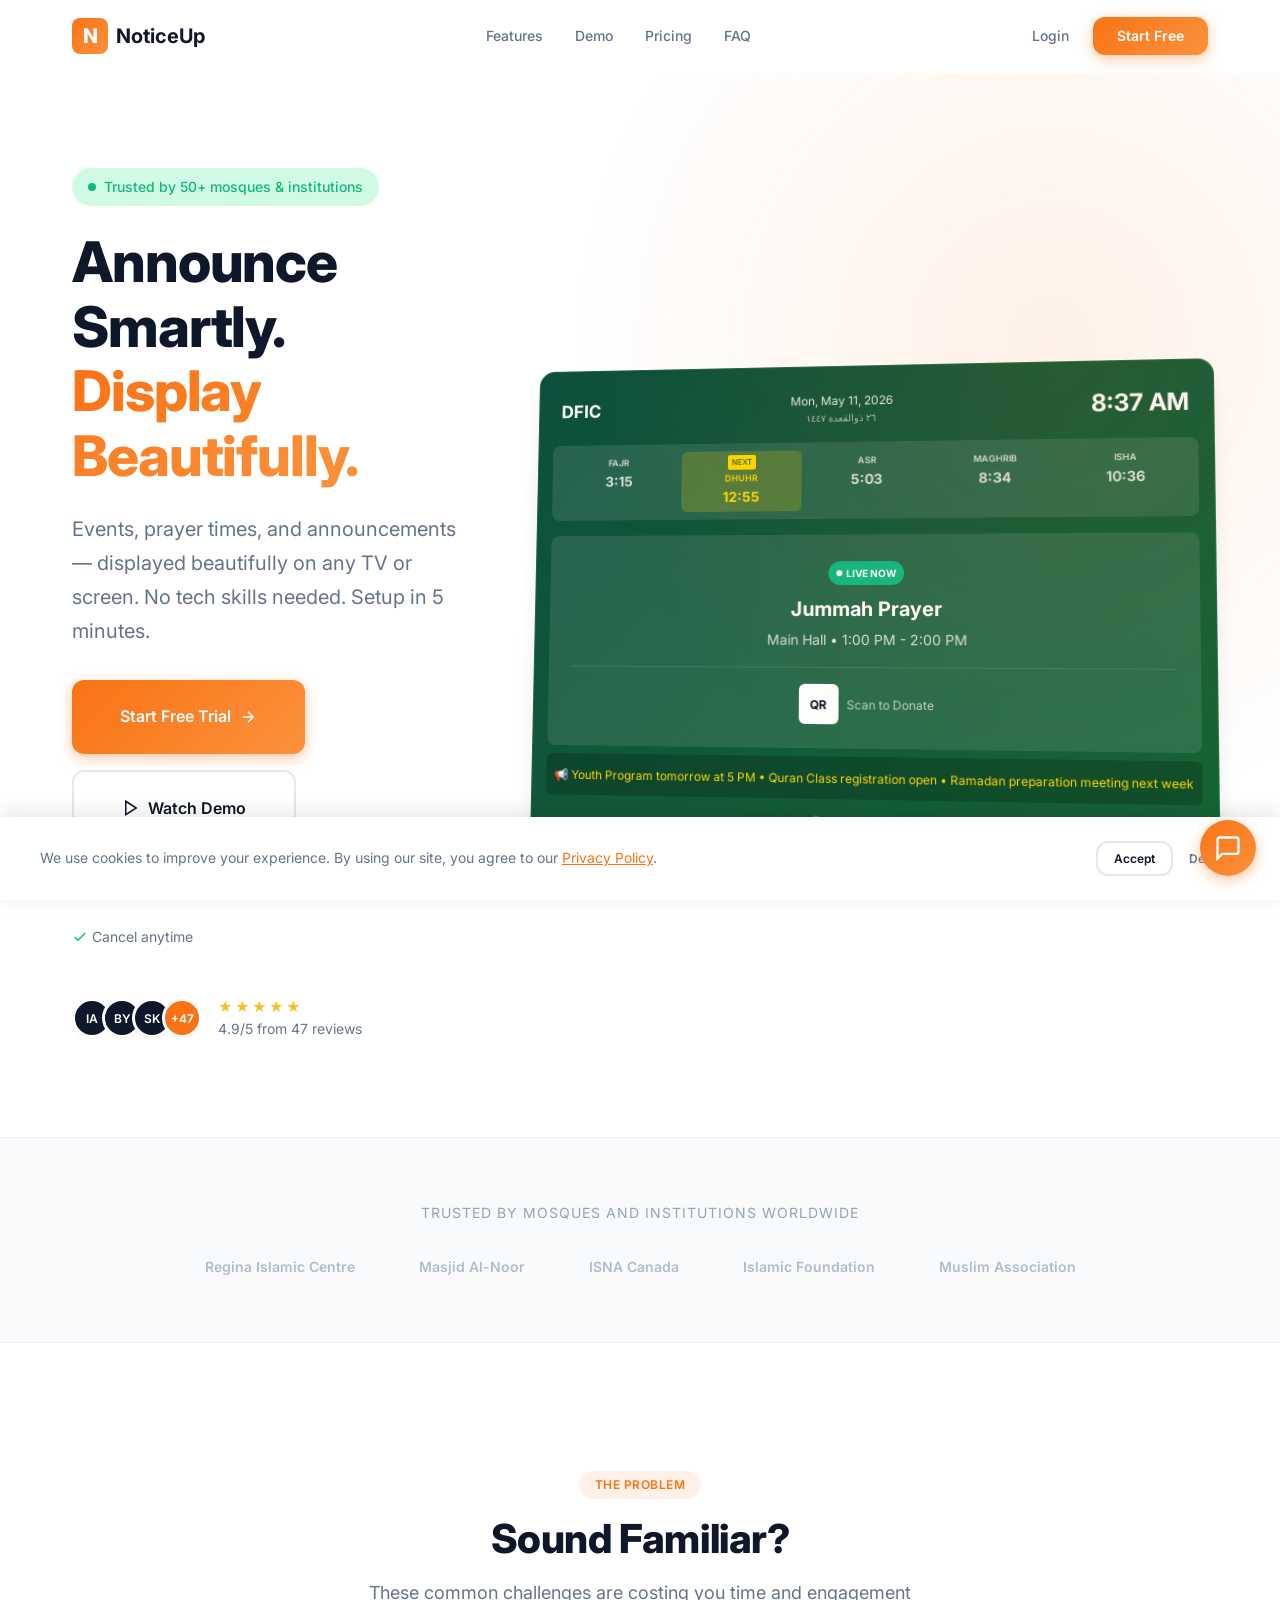
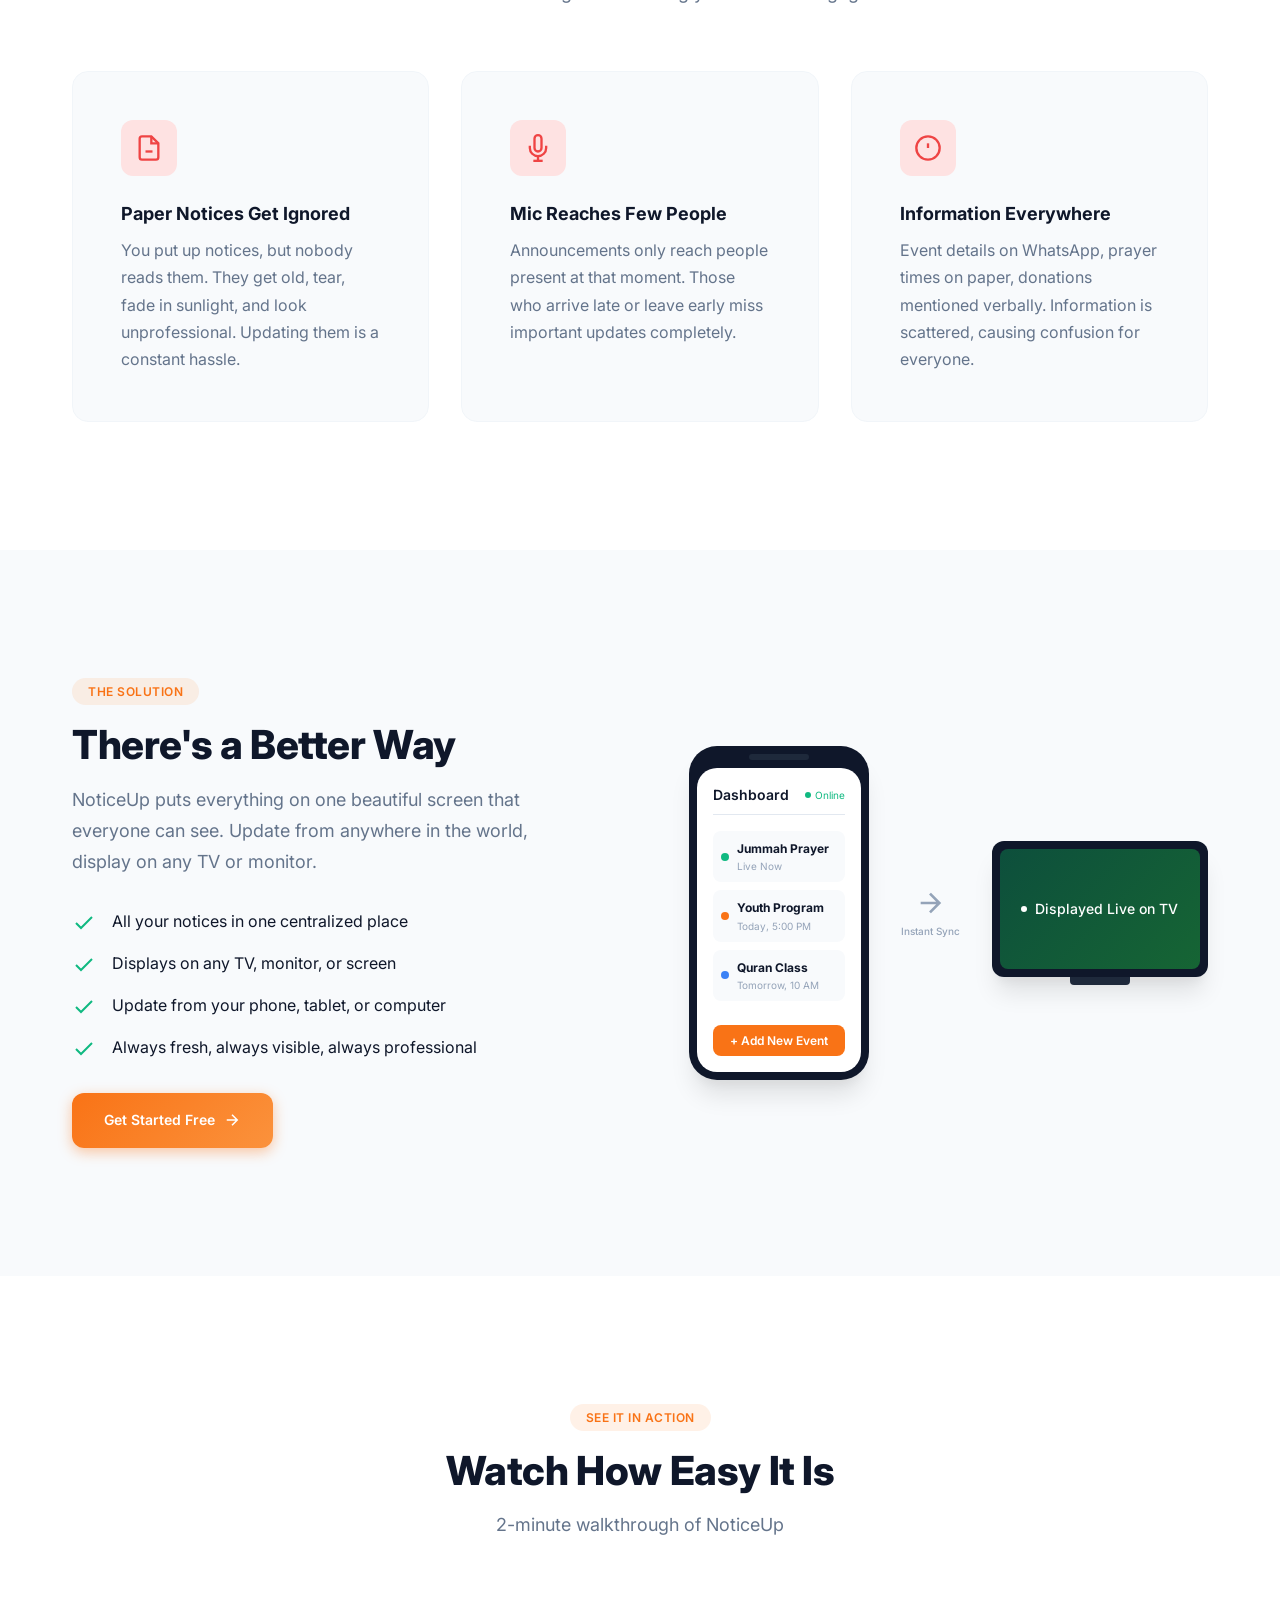
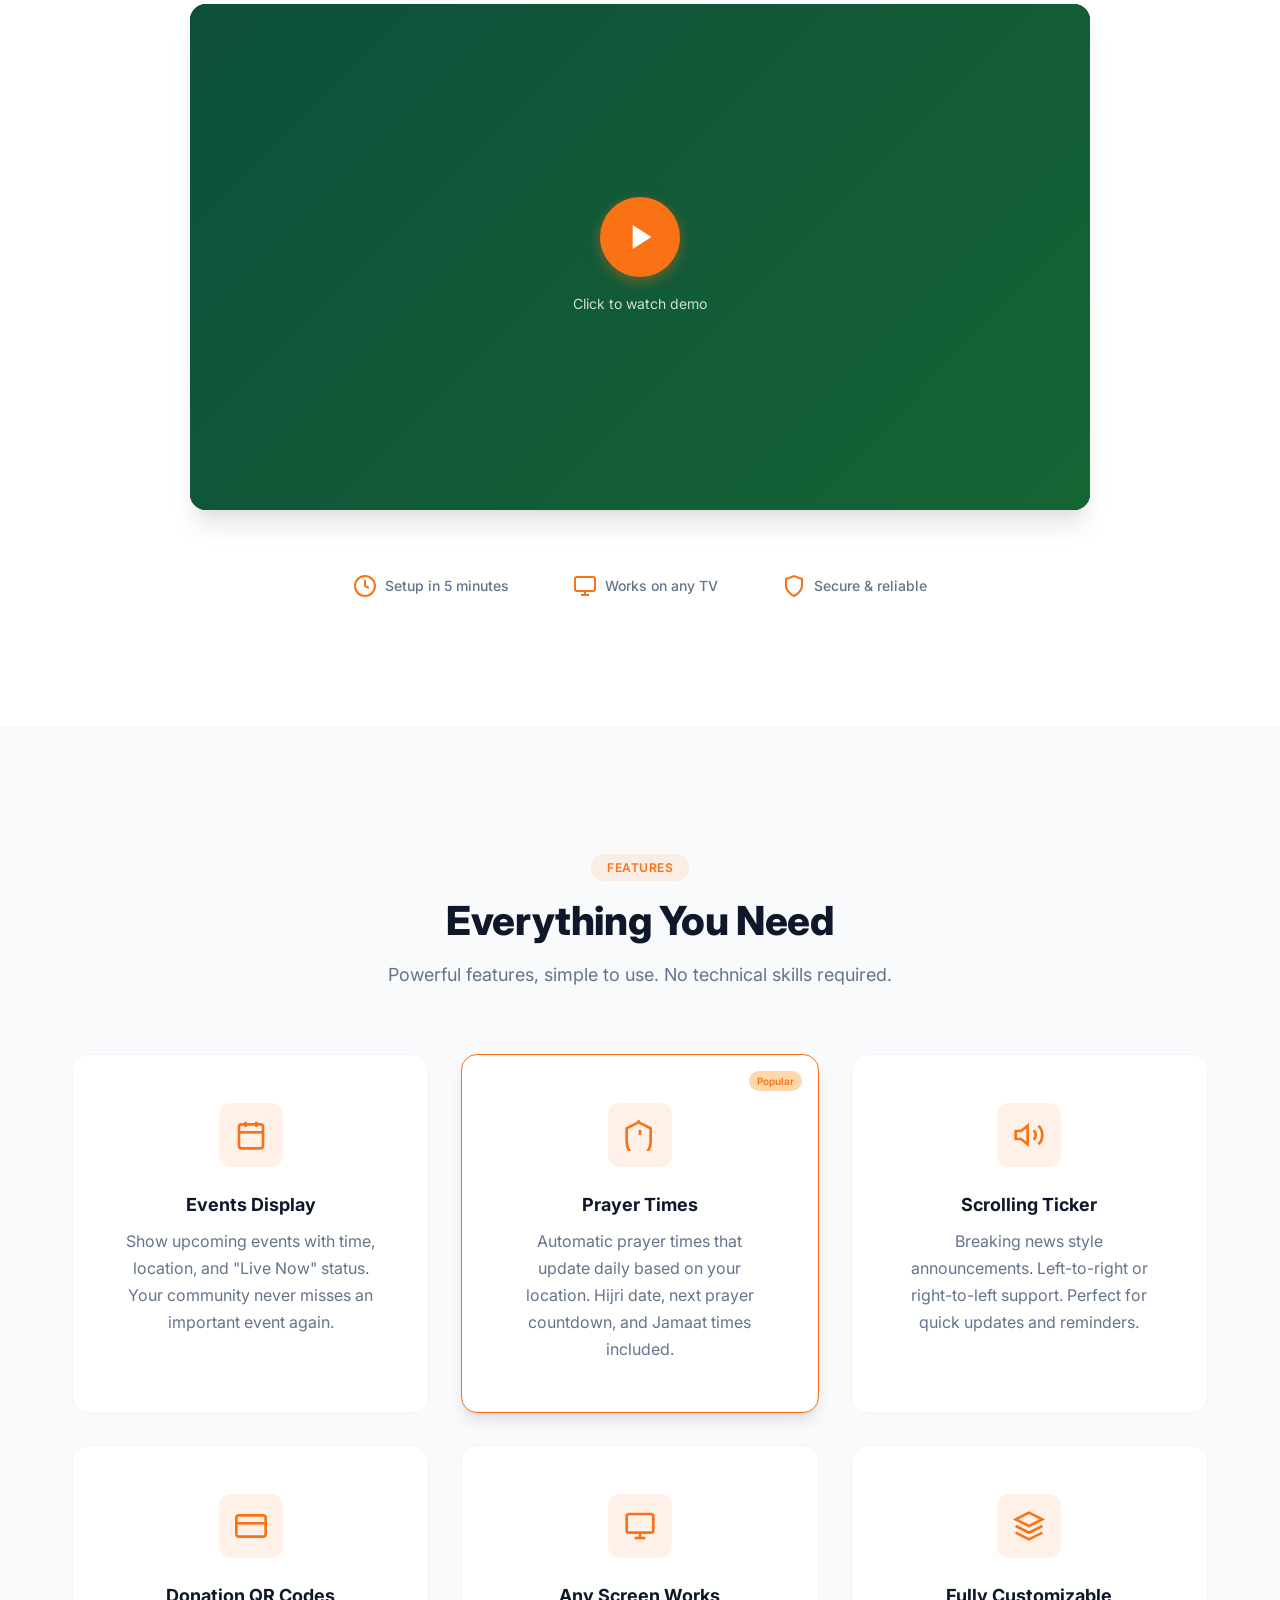
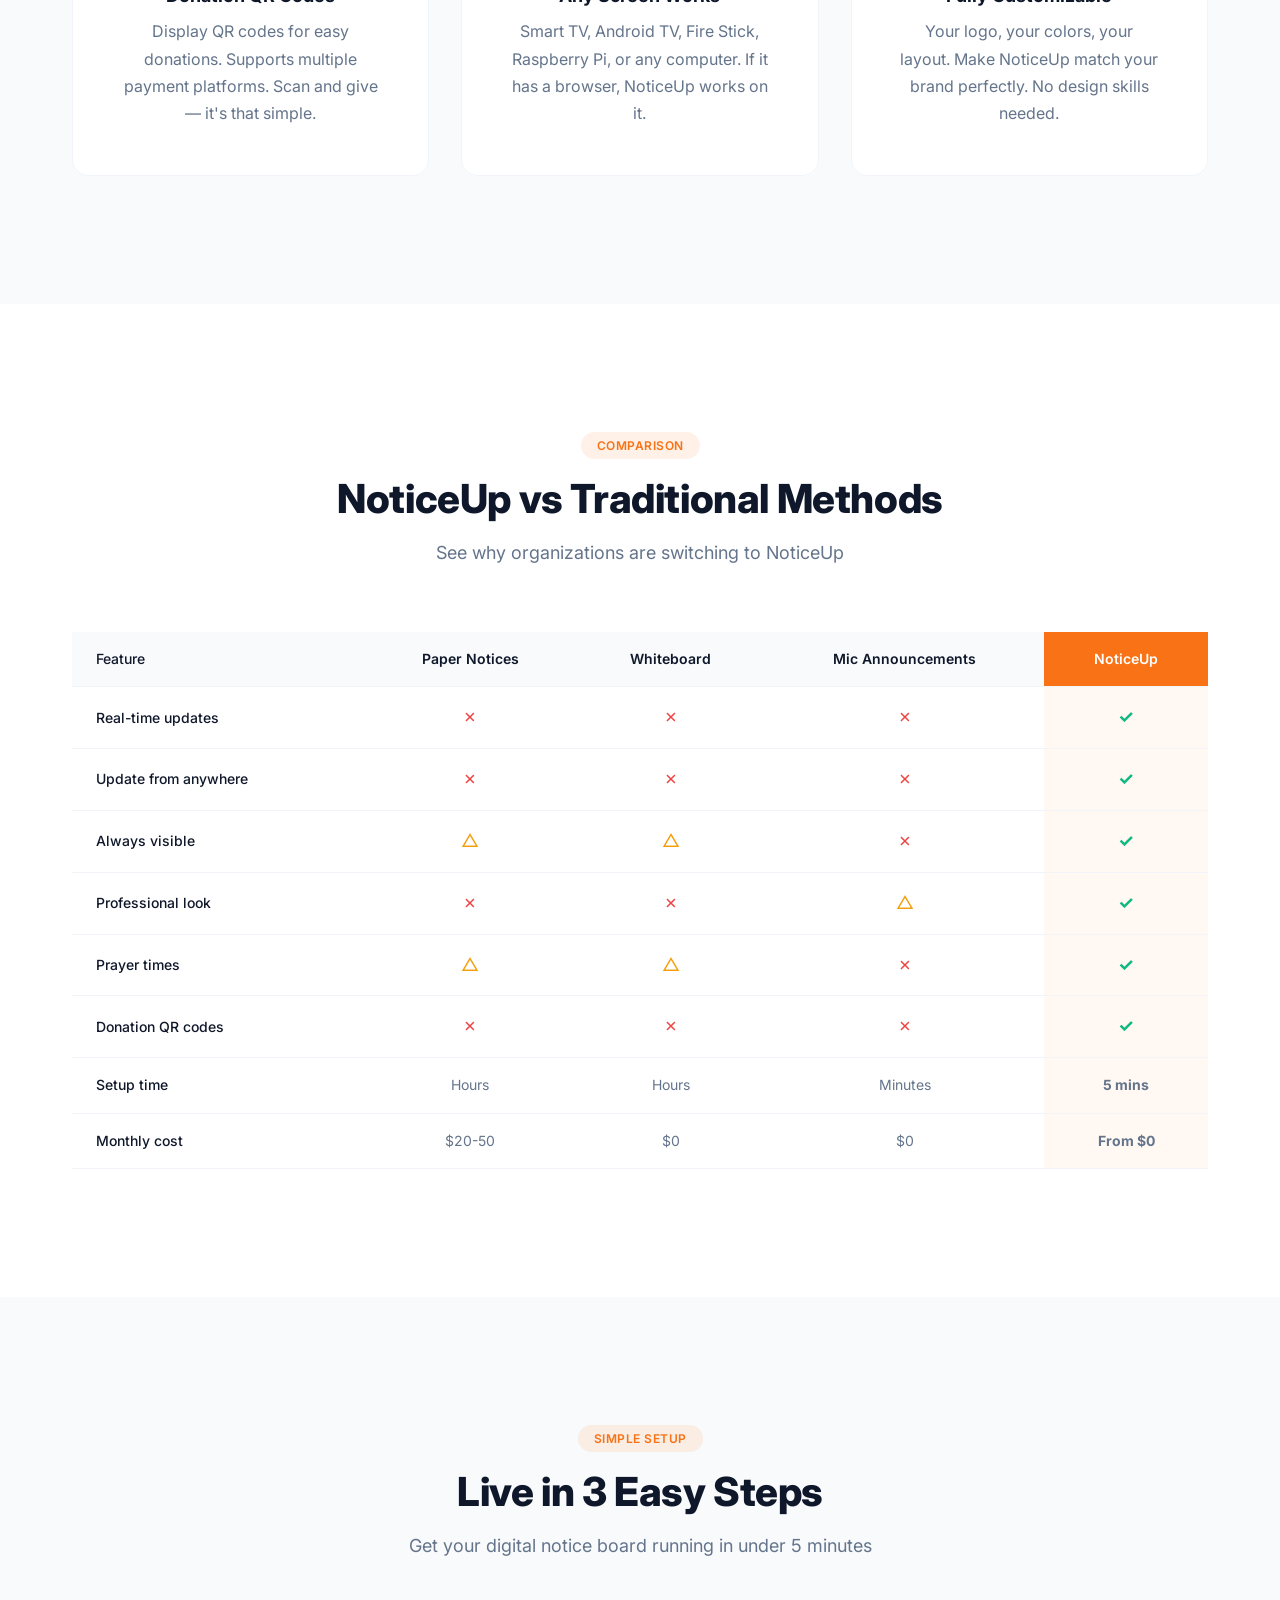
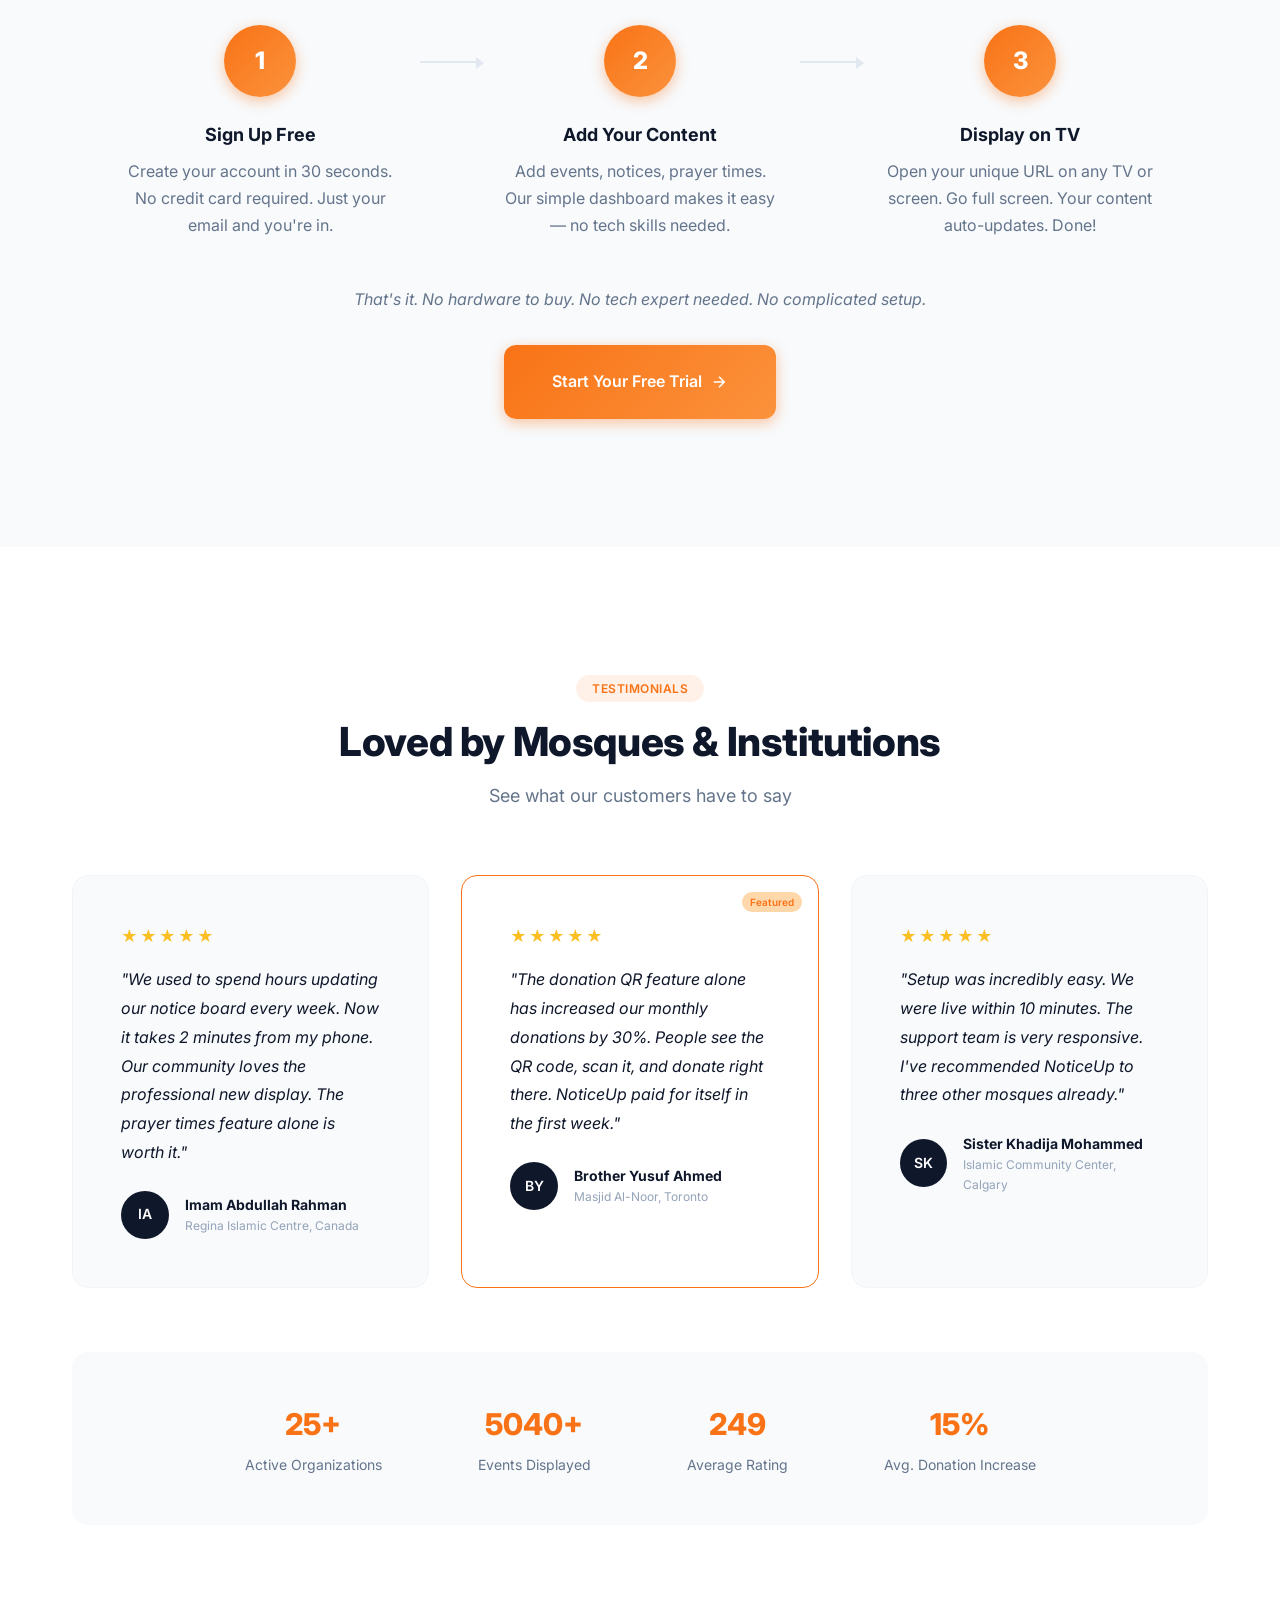
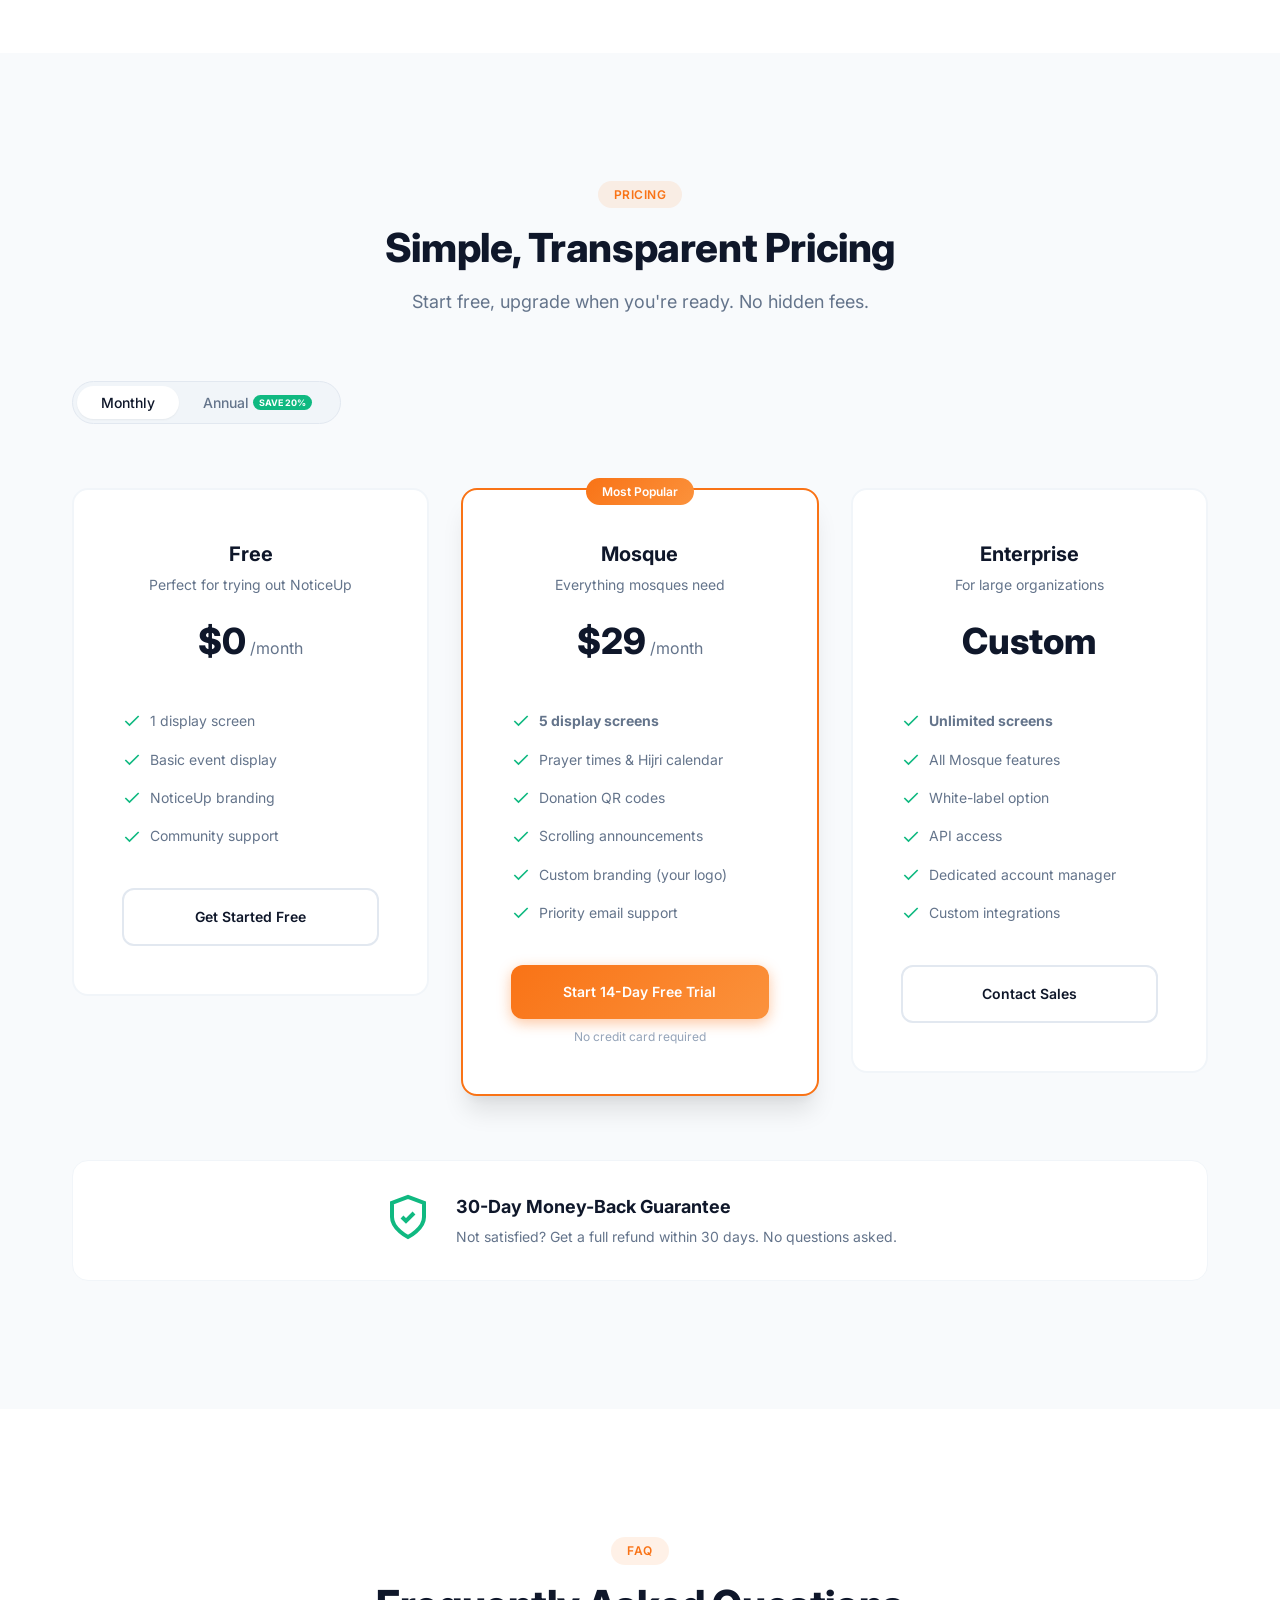
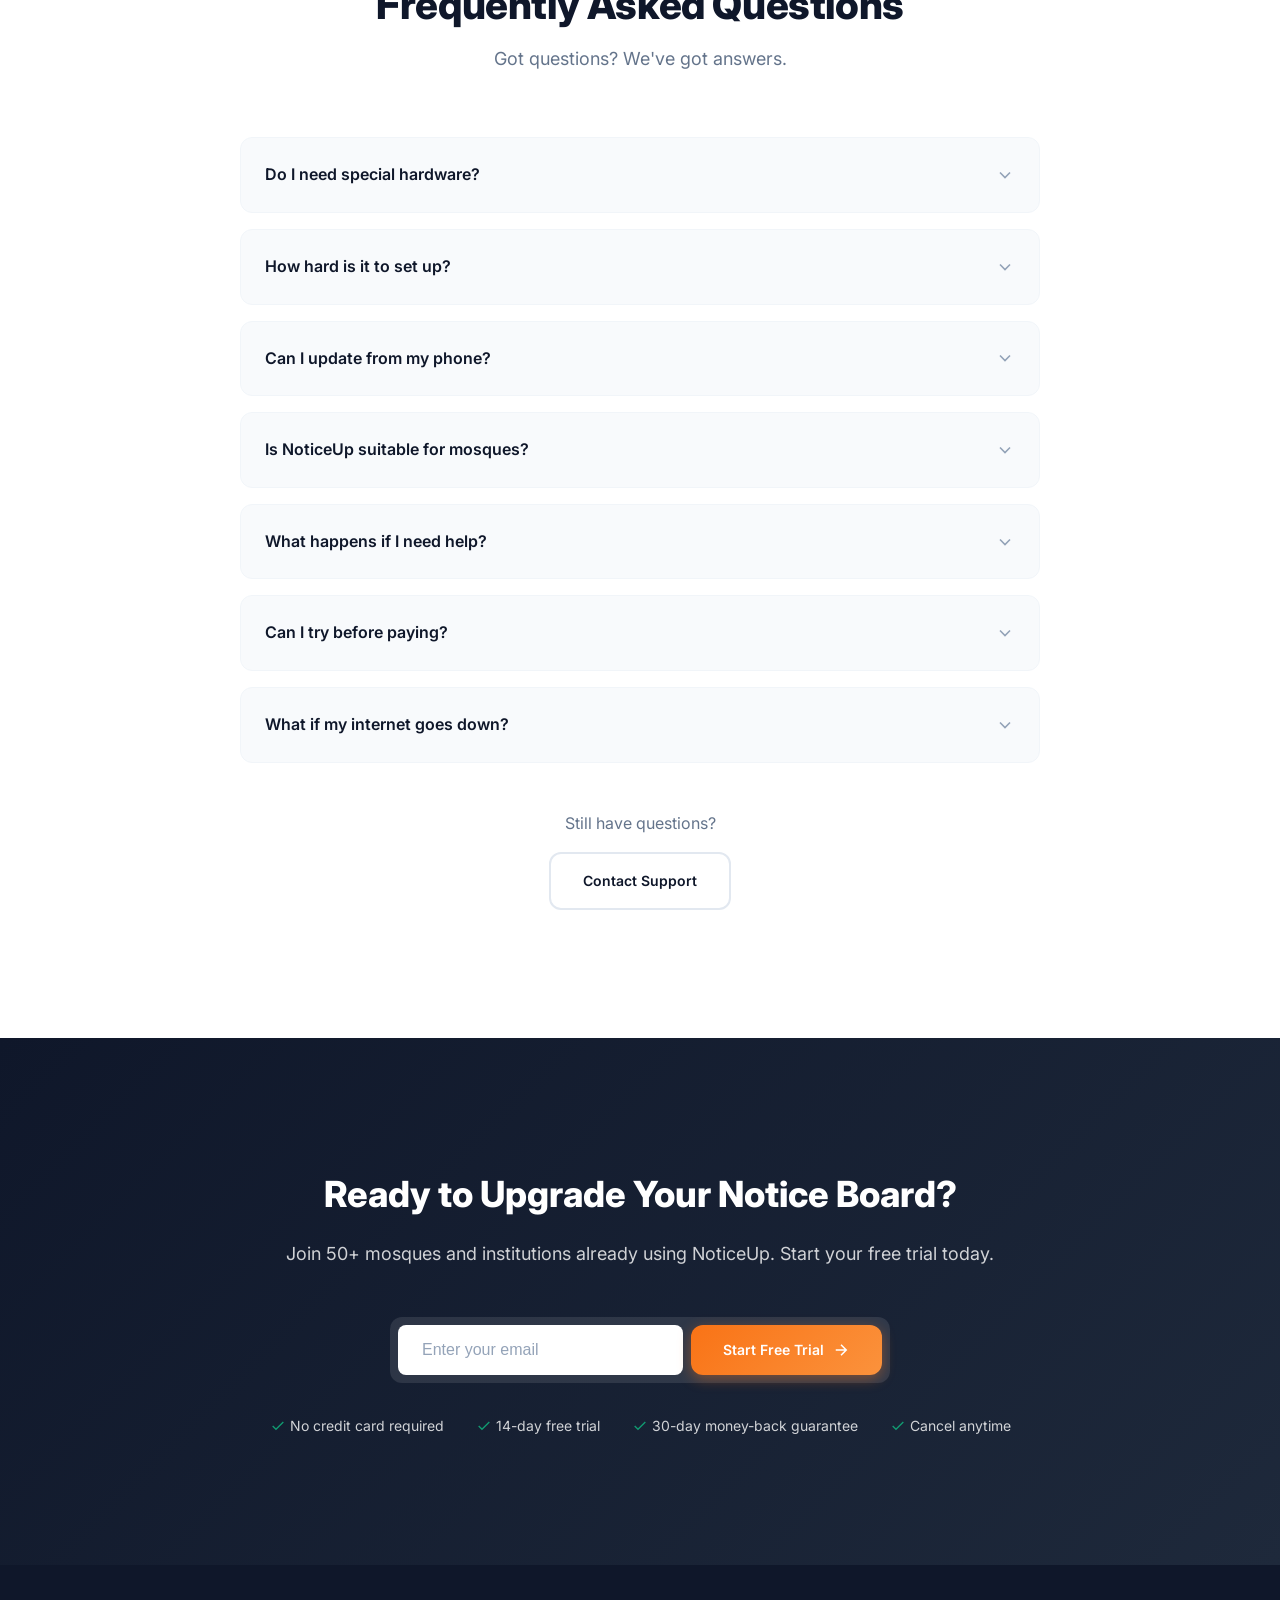
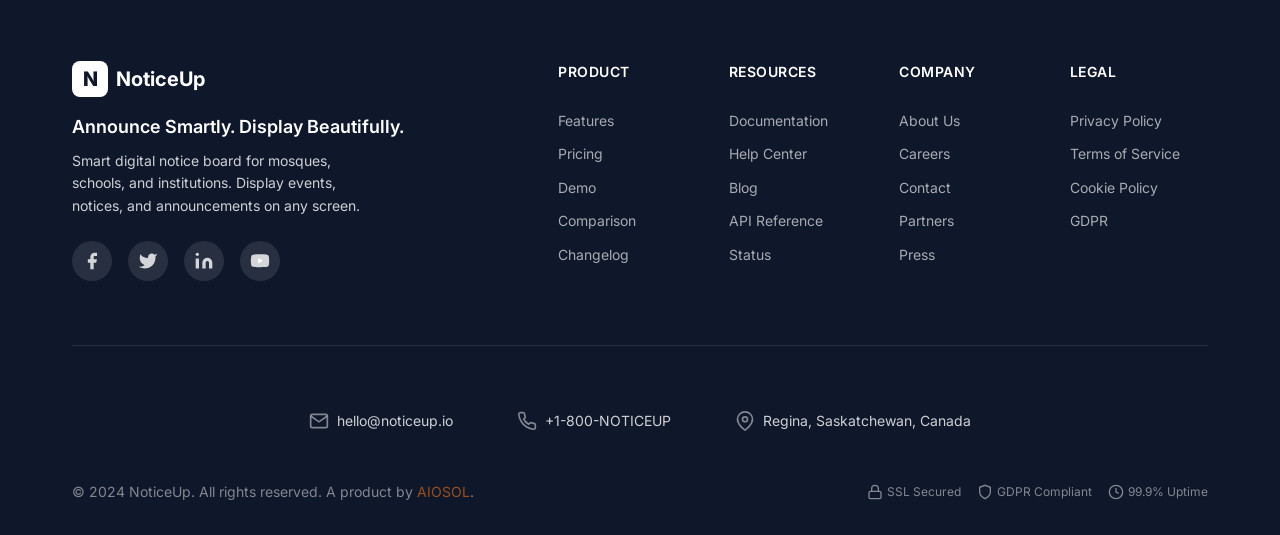
<file: landing-page/index.html>
<!DOCTYPE html>
<html lang="en">
<head>
    <meta charset="UTF-8">
    <meta name="viewport" content="width=device-width, initial-scale=1.0">

    <!-- Primary Meta Tags -->
    <title>NoticeUp - Smart Digital Notice Board for Mosques & Institutions</title>
    <meta name="title" content="NoticeUp - Smart Digital Notice Board for Mosques & Institutions">
    <meta name="description" content="Display events, prayer times, and announcements beautifully on any TV screen. No tech skills needed. Trusted by 50+ mosques. Start free today!">
    <meta name="keywords" content="digital signage, notice board, mosque display, prayer times, event display, announcements, digital notice board, masjid display, school notice board">
    <meta name="author" content="AIOSOL">
    <meta name="robots" content="index, follow">
    <link rel="canonical" href="https://noticeup.io/">

    <!-- Open Graph / Facebook -->
    <meta property="og:type" content="website">
    <meta property="og:url" content="https://noticeup.io/">
    <meta property="og:title" content="NoticeUp - Announce Smartly. Display Beautifully.">
    <meta property="og:description" content="Smart digital notice board for mosques, schools & institutions. Display events, prayer times, and announcements on any screen.">
    <meta property="og:image" content="https://noticeup.io/assets/og-image.png">
    <meta property="og:image:width" content="1200">
    <meta property="og:image:height" content="630">
    <meta property="og:site_name" content="NoticeUp">

    <!-- Twitter -->
    <meta property="twitter:card" content="summary_large_image">
    <meta property="twitter:url" content="https://noticeup.io/">
    <meta property="twitter:title" content="NoticeUp - Announce Smartly. Display Beautifully.">
    <meta property="twitter:description" content="Smart digital notice board for mosques, schools & institutions. Display events, prayer times, and announcements on any screen.">
    <meta property="twitter:image" content="https://noticeup.io/assets/og-image.png">

    <!-- Favicon -->
    <link rel="icon" type="image/svg+xml" href="data:image/svg+xml,<svg xmlns='http://www.w3.org/2000/svg' viewBox='0 0 100 100'><rect width='100' height='100' rx='20' fill='%23F97316'/><text x='50%' y='50%' dominant-baseline='central' text-anchor='middle' font-size='60' font-family='Arial' font-weight='bold' fill='white'>N</text></svg>">
    <link rel="apple-touch-icon" href="data:image/svg+xml,<svg xmlns='http://www.w3.org/2000/svg' viewBox='0 0 100 100'><rect width='100' height='100' rx='20' fill='%23F97316'/><text x='50%' y='50%' dominant-baseline='central' text-anchor='middle' font-size='60' font-family='Arial' font-weight='bold' fill='white'>N</text></svg>">
    <meta name="theme-color" content="#F97316">

    <!-- Structured Data / JSON-LD -->
    <script type="application/ld+json">
    {
        "@context": "https://schema.org",
        "@type": "SoftwareApplication",
        "name": "NoticeUp",
        "applicationCategory": "BusinessApplication",
        "operatingSystem": "Web",
        "description": "Smart digital notice board SaaS for mosques, schools, and institutions. Display events, prayer times, and announcements on any screen.",
        "offers": {
            "@type": "Offer",
            "price": "0",
            "priceCurrency": "USD"
        },
        "aggregateRating": {
            "@type": "AggregateRating",
            "ratingValue": "4.9",
            "ratingCount": "47"
        },
        "provider": {
            "@type": "Organization",
            "name": "AIOSOL",
            "url": "https://aiosol.io"
        }
    }
    </script>

    <!-- Preconnect for Performance -->
    <link rel="preconnect" href="https://fonts.googleapis.com">
    <link rel="preconnect" href="https://fonts.gstatic.com" crossorigin>
    <link href="https://fonts.googleapis.com/css2?family=Inter:wght@400;500;600;700;800&display=swap" rel="stylesheet">

    <link rel="stylesheet" href="styles.css">

    <!-- Google Analytics (Replace GA_MEASUREMENT_ID with your actual ID) -->
    <script async src="https://www.googletagmanager.com/gtag/js?id=GA_MEASUREMENT_ID"></script>
    <script>
        window.dataLayer = window.dataLayer || [];
        function gtag(){dataLayer.push(arguments);}
        gtag('js', new Date());
        gtag('config', 'GA_MEASUREMENT_ID');
    </script>
</head>
<body>
    <!-- Skip Link for Accessibility -->
    <a href="#main-content" class="skip-link">Skip to main content</a>

    <!-- Cookie Consent Banner -->
    <div class="cookie-banner" id="cookieBanner" role="alert" aria-live="polite">
        <div class="cookie-content">
            <p>We use cookies to improve your experience. By using our site, you agree to our <a href="privacy.html">Privacy Policy</a>.</p>
            <div class="cookie-buttons">
                <button class="btn btn-sm btn-outline" onclick="acceptCookies()">Accept</button>
                <button class="btn btn-sm btn-text" onclick="declineCookies()">Decline</button>
            </div>
        </div>
    </div>

    <!-- Navigation -->
    <nav class="navbar" id="navbar" role="navigation" aria-label="Main navigation">
        <div class="container nav-container">
            <a href="#" class="logo" aria-label="NoticeUp Home">
                <span class="logo-icon" aria-hidden="true">N</span>
                <span class="logo-text">NoticeUp</span>
            </a>
            <div class="nav-links" id="navLinks" role="menubar">
                <a href="#features" role="menuitem">Features</a>
                <a href="#demo" role="menuitem">Demo</a>
                <a href="#pricing" role="menuitem">Pricing</a>
                <a href="#faq" role="menuitem">FAQ</a>
            </div>
            <div class="nav-actions">
                <a href="#" class="nav-link-login">Login</a>
                <a href="#cta" class="btn btn-primary nav-cta">Start Free</a>
            </div>
            <button class="mobile-menu-btn" id="mobileMenuBtn" aria-label="Toggle menu" aria-expanded="false" aria-controls="navLinks">
                <span></span>
                <span></span>
                <span></span>
            </button>
        </div>
    </nav>

    <!-- Main Content -->
    <main id="main-content">
        <!-- Hero Section -->
        <section class="hero" id="hero" aria-labelledby="hero-title">
            <div class="container">
                <div class="hero-content">
                    <div class="hero-badge">
                        <span class="badge-dot" aria-hidden="true"></span>
                        <span>Trusted by 50+ mosques & institutions</span>
                    </div>
                    <h1 class="hero-title" id="hero-title">
                        Announce Smartly.<br>
                        <span class="gradient-text">Display Beautifully.</span>
                    </h1>
                    <p class="hero-subtitle">
                        Events, prayer times, and announcements — displayed beautifully on any TV or screen. No tech skills needed. Setup in 5 minutes.
                    </p>
                    <div class="hero-cta">
                        <a href="#cta" class="btn btn-primary btn-lg">
                            Start Free Trial
                            <svg class="btn-icon" viewBox="0 0 24 24" fill="none" stroke="currentColor" stroke-width="2" aria-hidden="true">
                                <path d="M5 12h14M12 5l7 7-7 7"/>
                            </svg>
                        </a>
                        <a href="#demo" class="btn btn-outline btn-lg">
                            <svg class="btn-icon-left" viewBox="0 0 24 24" fill="none" stroke="currentColor" stroke-width="2" aria-hidden="true">
                                <polygon points="5 3 19 12 5 21 5 3"/>
                            </svg>
                            Watch Demo
                        </a>
                    </div>
                    <div class="hero-trust">
                        <span class="hero-note">
                            <svg viewBox="0 0 24 24" fill="none" stroke="currentColor" stroke-width="2" aria-hidden="true">
                                <polyline points="20 6 9 17 4 12"/>
                            </svg>
                            No credit card required
                        </span>
                        <span class="hero-note">
                            <svg viewBox="0 0 24 24" fill="none" stroke="currentColor" stroke-width="2" aria-hidden="true">
                                <polyline points="20 6 9 17 4 12"/>
                            </svg>
                            14-day free trial
                        </span>
                        <span class="hero-note">
                            <svg viewBox="0 0 24 24" fill="none" stroke="currentColor" stroke-width="2" aria-hidden="true">
                                <polyline points="20 6 9 17 4 12"/>
                            </svg>
                            Cancel anytime
                        </span>
                    </div>
                    <div class="hero-social-proof">
                        <div class="avatars" aria-hidden="true">
                            <div class="avatar">IA</div>
                            <div class="avatar">BY</div>
                            <div class="avatar">SK</div>
                            <div class="avatar avatar-more">+47</div>
                        </div>
                        <div class="social-text">
                            <span class="social-rating" aria-label="5 star rating">★★★★★</span>
                            <span>4.9/5 from 47 reviews</span>
                        </div>
                    </div>
                </div>
                <div class="hero-visual">
                    <div class="mockup-container">
                        <div class="mockup-screen" role="img" aria-label="NoticeUp display preview showing prayer times and event information">
                            <div class="mockup-header">
                                <div class="mockup-logo">DFIC</div>
                                <div class="mockup-date">
                                    <span>Mon, May 11, 2026</span>
                                    <span class="hijri">٢٦ ذوالقعدة ١٤٤٧</span>
                                </div>
                                <div class="mockup-time">8:37 AM</div>
                            </div>
                            <div class="mockup-prayer">
                                <div class="prayer-item">
                                    <span class="prayer-name">FAJR</span>
                                    <span class="prayer-time">3:15</span>
                                </div>
                                <div class="prayer-item active">
                                    <span class="prayer-label">NEXT</span>
                                    <span class="prayer-name">DHUHR</span>
                                    <span class="prayer-time">12:55</span>
                                </div>
                                <div class="prayer-item">
                                    <span class="prayer-name">ASR</span>
                                    <span class="prayer-time">5:03</span>
                                </div>
                                <div class="prayer-item">
                                    <span class="prayer-name">MAGHRIB</span>
                                    <span class="prayer-time">8:34</span>
                                </div>
                                <div class="prayer-item">
                                    <span class="prayer-name">ISHA</span>
                                    <span class="prayer-time">10:36</span>
                                </div>
                            </div>
                            <div class="mockup-event">
                                <span class="live-badge">
                                    <span class="live-dot"></span>
                                    LIVE NOW
                                </span>
                                <h3>Jummah Prayer</h3>
                                <p>Main Hall • 1:00 PM - 2:00 PM</p>
                                <div class="mockup-qr">
                                    <div class="qr-placeholder">QR</div>
                                    <span>Scan to Donate</span>
                                </div>
                            </div>
                            <div class="mockup-ticker">
                                <span class="ticker-text">📢 Youth Program tomorrow at 5 PM • Quran Class registration open • Ramadan preparation meeting next week</span>
                            </div>
                            <div class="mockup-footer">
                                Powered by NoticeUp
                            </div>
                        </div>
                    </div>
                </div>
            </div>
            <div class="hero-bg-gradient" aria-hidden="true"></div>
        </section>

        <!-- Trusted By Section -->
        <section class="trusted-by" aria-labelledby="trusted-title">
            <div class="container">
                <p class="trusted-title" id="trusted-title">Trusted by mosques and institutions worldwide</p>
                <div class="trusted-logos">
                    <div class="trusted-logo">Regina Islamic Centre</div>
                    <div class="trusted-logo">Masjid Al-Noor</div>
                    <div class="trusted-logo">ISNA Canada</div>
                    <div class="trusted-logo">Islamic Foundation</div>
                    <div class="trusted-logo">Muslim Association</div>
                </div>
            </div>
        </section>

        <!-- Problem Section -->
        <section class="problem" id="problem" aria-labelledby="problem-title">
            <div class="container">
                <div class="section-header">
                    <span class="section-tag">The Problem</span>
                    <h2 class="section-title" id="problem-title">Sound Familiar?</h2>
                    <p class="section-subtitle">These common challenges are costing you time and engagement</p>
                </div>
                <div class="problem-grid">
                    <article class="problem-card">
                        <div class="problem-icon" aria-hidden="true">
                            <svg viewBox="0 0 24 24" fill="none" stroke="currentColor" stroke-width="2">
                                <path d="M14 2H6a2 2 0 0 0-2 2v16a2 2 0 0 0 2 2h12a2 2 0 0 0 2-2V8z"/>
                                <polyline points="14 2 14 8 20 8"/>
                                <line x1="9" y1="15" x2="15" y2="15"/>
                            </svg>
                        </div>
                        <h3>Paper Notices Get Ignored</h3>
                        <p>You put up notices, but nobody reads them. They get old, tear, fade in sunlight, and look unprofessional. Updating them is a constant hassle.</p>
                    </article>
                    <article class="problem-card">
                        <div class="problem-icon" aria-hidden="true">
                            <svg viewBox="0 0 24 24" fill="none" stroke="currentColor" stroke-width="2">
                                <path d="M12 1a3 3 0 0 0-3 3v8a3 3 0 0 0 6 0V4a3 3 0 0 0-3-3z"/>
                                <path d="M19 10v2a7 7 0 0 1-14 0v-2"/>
                                <line x1="12" y1="19" x2="12" y2="23"/>
                                <line x1="8" y1="23" x2="16" y2="23"/>
                            </svg>
                        </div>
                        <h3>Mic Reaches Few People</h3>
                        <p>Announcements only reach people present at that moment. Those who arrive late or leave early miss important updates completely.</p>
                    </article>
                    <article class="problem-card">
                        <div class="problem-icon" aria-hidden="true">
                            <svg viewBox="0 0 24 24" fill="none" stroke="currentColor" stroke-width="2">
                                <circle cx="12" cy="12" r="10"/>
                                <line x1="12" y1="8" x2="12" y2="12"/>
                                <line x1="12" y1="16" x2="12.01" y2="16"/>
                            </svg>
                        </div>
                        <h3>Information Everywhere</h3>
                        <p>Event details on WhatsApp, prayer times on paper, donations mentioned verbally. Information is scattered, causing confusion for everyone.</p>
                    </article>
                </div>
            </div>
        </section>

        <!-- Solution Section -->
        <section class="solution" id="solution" aria-labelledby="solution-title">
            <div class="container">
                <div class="solution-content">
                    <span class="section-tag">The Solution</span>
                    <h2 class="section-title" id="solution-title">There's a Better Way</h2>
                    <p class="solution-text">
                        NoticeUp puts everything on one beautiful screen that everyone can see. Update from anywhere in the world, display on any TV or monitor.
                    </p>
                    <ul class="solution-list" role="list">
                        <li>
                            <svg class="check-icon" viewBox="0 0 24 24" fill="none" stroke="currentColor" stroke-width="2" aria-hidden="true">
                                <polyline points="20 6 9 17 4 12"/>
                            </svg>
                            All your notices in one centralized place
                        </li>
                        <li>
                            <svg class="check-icon" viewBox="0 0 24 24" fill="none" stroke="currentColor" stroke-width="2" aria-hidden="true">
                                <polyline points="20 6 9 17 4 12"/>
                            </svg>
                            Displays on any TV, monitor, or screen
                        </li>
                        <li>
                            <svg class="check-icon" viewBox="0 0 24 24" fill="none" stroke="currentColor" stroke-width="2" aria-hidden="true">
                                <polyline points="20 6 9 17 4 12"/>
                            </svg>
                            Update from your phone, tablet, or computer
                        </li>
                        <li>
                            <svg class="check-icon" viewBox="0 0 24 24" fill="none" stroke="currentColor" stroke-width="2" aria-hidden="true">
                                <polyline points="20 6 9 17 4 12"/>
                            </svg>
                            Always fresh, always visible, always professional
                        </li>
                    </ul>
                    <a href="#cta" class="btn btn-primary">
                        Get Started Free
                        <svg class="btn-icon" viewBox="0 0 24 24" fill="none" stroke="currentColor" stroke-width="2" aria-hidden="true">
                            <path d="M5 12h14M12 5l7 7-7 7"/>
                        </svg>
                    </a>
                </div>
                <div class="solution-visual">
                    <div class="device-mockup">
                        <div class="phone-mockup" role="img" aria-label="Mobile dashboard showing event management">
                            <div class="phone-notch"></div>
                            <div class="phone-screen">
                                <div class="phone-header">
                                    <span class="phone-title">Dashboard</span>
                                    <span class="phone-status">Online</span>
                                </div>
                                <div class="phone-item">
                                    <span class="item-dot green"></span>
                                    <div class="item-content">
                                        <strong>Jummah Prayer</strong>
                                        <span>Live Now</span>
                                    </div>
                                </div>
                                <div class="phone-item">
                                    <span class="item-dot orange"></span>
                                    <div class="item-content">
                                        <strong>Youth Program</strong>
                                        <span>Today, 5:00 PM</span>
                                    </div>
                                </div>
                                <div class="phone-item">
                                    <span class="item-dot blue"></span>
                                    <div class="item-content">
                                        <strong>Quran Class</strong>
                                        <span>Tomorrow, 10 AM</span>
                                    </div>
                                </div>
                                <button class="phone-btn">+ Add New Event</button>
                            </div>
                        </div>
                        <div class="arrow-connector" aria-hidden="true">
                            <svg viewBox="0 0 24 24" fill="none" stroke="currentColor" stroke-width="2">
                                <path d="M5 12h14M12 5l7 7-7 7"/>
                            </svg>
                            <span>Instant Sync</span>
                        </div>
                        <div class="tv-mockup" role="img" aria-label="TV display showing the content">
                            <div class="tv-frame">
                                <div class="tv-screen">
                                    <div class="tv-content">
                                        <span class="live-dot"></span>
                                        <span>Displayed Live on TV</span>
                                    </div>
                                </div>
                            </div>
                            <div class="tv-stand"></div>
                        </div>
                    </div>
                </div>
            </div>
        </section>

        <!-- Video Demo Section -->
        <section class="demo" id="demo" aria-labelledby="demo-title">
            <div class="container">
                <div class="section-header">
                    <span class="section-tag">See It In Action</span>
                    <h2 class="section-title" id="demo-title">Watch How Easy It Is</h2>
                    <p class="section-subtitle">2-minute walkthrough of NoticeUp</p>
                </div>
                <div class="demo-video-container">
                    <div class="video-wrapper">
                        <div class="video-placeholder" id="videoPlaceholder">
                            <div class="play-button" onclick="playVideo()" role="button" aria-label="Play demo video" tabindex="0">
                                <svg viewBox="0 0 24 24" fill="currentColor">
                                    <polygon points="5 3 19 12 5 21 5 3"/>
                                </svg>
                            </div>
                            <p>Click to watch demo</p>
                        </div>
                        <!-- Replace with actual YouTube/Vimeo embed -->
                        <iframe id="demoVideo" class="demo-video hidden" src="" title="NoticeUp Demo Video" frameborder="0" allow="accelerometer; autoplay; clipboard-write; encrypted-media; gyroscope; picture-in-picture" allowfullscreen loading="lazy"></iframe>
                    </div>
                </div>
                <div class="demo-features">
                    <div class="demo-feature">
                        <svg viewBox="0 0 24 24" fill="none" stroke="currentColor" stroke-width="2" aria-hidden="true">
                            <circle cx="12" cy="12" r="10"/>
                            <polyline points="12 6 12 12 16 14"/>
                        </svg>
                        <span>Setup in 5 minutes</span>
                    </div>
                    <div class="demo-feature">
                        <svg viewBox="0 0 24 24" fill="none" stroke="currentColor" stroke-width="2" aria-hidden="true">
                            <rect x="2" y="3" width="20" height="14" rx="2" ry="2"/>
                            <line x1="8" y1="21" x2="16" y2="21"/>
                            <line x1="12" y1="17" x2="12" y2="21"/>
                        </svg>
                        <span>Works on any TV</span>
                    </div>
                    <div class="demo-feature">
                        <svg viewBox="0 0 24 24" fill="none" stroke="currentColor" stroke-width="2" aria-hidden="true">
                            <path d="M12 22s8-4 8-10V5l-8-3-8 3v7c0 6 8 10 8 10z"/>
                        </svg>
                        <span>Secure & reliable</span>
                    </div>
                </div>
            </div>
        </section>

        <!-- Features Section -->
        <section class="features" id="features" aria-labelledby="features-title">
            <div class="container">
                <div class="section-header">
                    <span class="section-tag">Features</span>
                    <h2 class="section-title" id="features-title">Everything You Need</h2>
                    <p class="section-subtitle">Powerful features, simple to use. No technical skills required.</p>
                </div>
                <div class="features-grid">
                    <article class="feature-card">
                        <div class="feature-icon" aria-hidden="true">
                            <svg viewBox="0 0 24 24" fill="none" stroke="currentColor" stroke-width="2">
                                <rect x="3" y="4" width="18" height="18" rx="2" ry="2"/>
                                <line x1="16" y1="2" x2="16" y2="6"/>
                                <line x1="8" y1="2" x2="8" y2="6"/>
                                <line x1="3" y1="10" x2="21" y2="10"/>
                            </svg>
                        </div>
                        <h3>Events Display</h3>
                        <p>Show upcoming events with time, location, and "Live Now" status. Your community never misses an important event again.</p>
                    </article>
                    <article class="feature-card featured">
                        <div class="feature-badge">Popular</div>
                        <div class="feature-icon" aria-hidden="true">
                            <svg viewBox="0 0 24 24" fill="none" stroke="currentColor" stroke-width="2">
                                <path d="M12 2L2 7v10c0 5.55 3.84 10.74 9 12 5.16-1.26 9-6.45 9-12V7l-10-5z"/>
                                <path d="M12 8v4M12 16h.01"/>
                            </svg>
                        </div>
                        <h3>Prayer Times</h3>
                        <p>Automatic prayer times that update daily based on your location. Hijri date, next prayer countdown, and Jamaat times included.</p>
                    </article>
                    <article class="feature-card">
                        <div class="feature-icon" aria-hidden="true">
                            <svg viewBox="0 0 24 24" fill="none" stroke="currentColor" stroke-width="2">
                                <polygon points="11 5 6 9 2 9 2 15 6 15 11 19 11 5"/>
                                <path d="M19.07 4.93a10 10 0 0 1 0 14.14"/>
                                <path d="M15.54 8.46a5 5 0 0 1 0 7.07"/>
                            </svg>
                        </div>
                        <h3>Scrolling Ticker</h3>
                        <p>Breaking news style announcements. Left-to-right or right-to-left support. Perfect for quick updates and reminders.</p>
                    </article>
                    <article class="feature-card">
                        <div class="feature-icon" aria-hidden="true">
                            <svg viewBox="0 0 24 24" fill="none" stroke="currentColor" stroke-width="2">
                                <rect x="1" y="4" width="22" height="16" rx="2" ry="2"/>
                                <line x1="1" y1="10" x2="23" y2="10"/>
                            </svg>
                        </div>
                        <h3>Donation QR Codes</h3>
                        <p>Display QR codes for easy donations. Supports multiple payment platforms. Scan and give — it's that simple.</p>
                    </article>
                    <article class="feature-card">
                        <div class="feature-icon" aria-hidden="true">
                            <svg viewBox="0 0 24 24" fill="none" stroke="currentColor" stroke-width="2">
                                <rect x="2" y="3" width="20" height="14" rx="2" ry="2"/>
                                <line x1="8" y1="21" x2="16" y2="21"/>
                                <line x1="12" y1="17" x2="12" y2="21"/>
                            </svg>
                        </div>
                        <h3>Any Screen Works</h3>
                        <p>Smart TV, Android TV, Fire Stick, Raspberry Pi, or any computer. If it has a browser, NoticeUp works on it.</p>
                    </article>
                    <article class="feature-card">
                        <div class="feature-icon" aria-hidden="true">
                            <svg viewBox="0 0 24 24" fill="none" stroke="currentColor" stroke-width="2">
                                <path d="M12 2L2 7l10 5 10-5-10-5z"/>
                                <path d="M2 17l10 5 10-5"/>
                                <path d="M2 12l10 5 10-5"/>
                            </svg>
                        </div>
                        <h3>Fully Customizable</h3>
                        <p>Your logo, your colors, your layout. Make NoticeUp match your brand perfectly. No design skills needed.</p>
                    </article>
                </div>
            </div>
        </section>

        <!-- Comparison Section -->
        <section class="comparison" id="comparison" aria-labelledby="comparison-title">
            <div class="container">
                <div class="section-header">
                    <span class="section-tag">Comparison</span>
                    <h2 class="section-title" id="comparison-title">NoticeUp vs Traditional Methods</h2>
                    <p class="section-subtitle">See why organizations are switching to NoticeUp</p>
                </div>
                <div class="comparison-table-wrapper">
                    <table class="comparison-table" role="table">
                        <thead>
                            <tr>
                                <th scope="col">Feature</th>
                                <th scope="col">Paper Notices</th>
                                <th scope="col">Whiteboard</th>
                                <th scope="col">Mic Announcements</th>
                                <th scope="col" class="highlight">NoticeUp</th>
                            </tr>
                        </thead>
                        <tbody>
                            <tr>
                                <td>Real-time updates</td>
                                <td><span class="status-no">✗</span></td>
                                <td><span class="status-no">✗</span></td>
                                <td><span class="status-no">✗</span></td>
                                <td class="highlight"><span class="status-yes">✓</span></td>
                            </tr>
                            <tr>
                                <td>Update from anywhere</td>
                                <td><span class="status-no">✗</span></td>
                                <td><span class="status-no">✗</span></td>
                                <td><span class="status-no">✗</span></td>
                                <td class="highlight"><span class="status-yes">✓</span></td>
                            </tr>
                            <tr>
                                <td>Always visible</td>
                                <td><span class="status-partial">△</span></td>
                                <td><span class="status-partial">△</span></td>
                                <td><span class="status-no">✗</span></td>
                                <td class="highlight"><span class="status-yes">✓</span></td>
                            </tr>
                            <tr>
                                <td>Professional look</td>
                                <td><span class="status-no">✗</span></td>
                                <td><span class="status-no">✗</span></td>
                                <td><span class="status-partial">△</span></td>
                                <td class="highlight"><span class="status-yes">✓</span></td>
                            </tr>
                            <tr>
                                <td>Prayer times</td>
                                <td><span class="status-partial">△</span></td>
                                <td><span class="status-partial">△</span></td>
                                <td><span class="status-no">✗</span></td>
                                <td class="highlight"><span class="status-yes">✓</span></td>
                            </tr>
                            <tr>
                                <td>Donation QR codes</td>
                                <td><span class="status-no">✗</span></td>
                                <td><span class="status-no">✗</span></td>
                                <td><span class="status-no">✗</span></td>
                                <td class="highlight"><span class="status-yes">✓</span></td>
                            </tr>
                            <tr>
                                <td>Setup time</td>
                                <td>Hours</td>
                                <td>Hours</td>
                                <td>Minutes</td>
                                <td class="highlight"><strong>5 mins</strong></td>
                            </tr>
                            <tr>
                                <td>Monthly cost</td>
                                <td>$20-50</td>
                                <td>$0</td>
                                <td>$0</td>
                                <td class="highlight"><strong>From $0</strong></td>
                            </tr>
                        </tbody>
                    </table>
                </div>
            </div>
        </section>

        <!-- How It Works Section -->
        <section class="how-it-works" id="how-it-works" aria-labelledby="how-title">
            <div class="container">
                <div class="section-header">
                    <span class="section-tag">Simple Setup</span>
                    <h2 class="section-title" id="how-title">Live in 3 Easy Steps</h2>
                    <p class="section-subtitle">Get your digital notice board running in under 5 minutes</p>
                </div>
                <div class="steps-container">
                    <article class="step">
                        <div class="step-number" aria-hidden="true">1</div>
                        <div class="step-content">
                            <h3>Sign Up Free</h3>
                            <p>Create your account in 30 seconds. No credit card required. Just your email and you're in.</p>
                        </div>
                    </article>
                    <div class="step-connector" aria-hidden="true">
                        <div class="connector-line"></div>
                        <div class="connector-arrow"></div>
                    </div>
                    <article class="step">
                        <div class="step-number" aria-hidden="true">2</div>
                        <div class="step-content">
                            <h3>Add Your Content</h3>
                            <p>Add events, notices, prayer times. Our simple dashboard makes it easy — no tech skills needed.</p>
                        </div>
                    </article>
                    <div class="step-connector" aria-hidden="true">
                        <div class="connector-line"></div>
                        <div class="connector-arrow"></div>
                    </div>
                    <article class="step">
                        <div class="step-number" aria-hidden="true">3</div>
                        <div class="step-content">
                            <h3>Display on TV</h3>
                            <p>Open your unique URL on any TV or screen. Go full screen. Your content auto-updates. Done!</p>
                        </div>
                    </article>
                </div>
                <p class="steps-note">That's it. No hardware to buy. No tech expert needed. No complicated setup.</p>
                <div class="steps-cta">
                    <a href="#cta" class="btn btn-primary btn-lg">
                        Start Your Free Trial
                        <svg class="btn-icon" viewBox="0 0 24 24" fill="none" stroke="currentColor" stroke-width="2" aria-hidden="true">
                            <path d="M5 12h14M12 5l7 7-7 7"/>
                        </svg>
                    </a>
                </div>
            </div>
        </section>

        <!-- Testimonials Section -->
        <section class="testimonials" id="testimonials" aria-labelledby="testimonials-title">
            <div class="container">
                <div class="section-header">
                    <span class="section-tag">Testimonials</span>
                    <h2 class="section-title" id="testimonials-title">Loved by Mosques & Institutions</h2>
                    <p class="section-subtitle">See what our customers have to say</p>
                </div>
                <div class="testimonials-grid">
                    <article class="testimonial-card">
                        <div class="testimonial-rating" aria-label="5 star rating">★★★★★</div>
                        <blockquote class="testimonial-text">
                            "We used to spend hours updating our notice board every week. Now it takes 2 minutes from my phone. Our community loves the professional new display. The prayer times feature alone is worth it."
                        </blockquote>
                        <footer class="testimonial-author">
                            <div class="author-avatar" aria-hidden="true">IA</div>
                            <div class="author-info">
                                <strong>Imam Abdullah Rahman</strong>
                                <span>Regina Islamic Centre, Canada</span>
                            </div>
                        </footer>
                    </article>
                    <article class="testimonial-card featured">
                        <div class="testimonial-badge">Featured</div>
                        <div class="testimonial-rating" aria-label="5 star rating">★★★★★</div>
                        <blockquote class="testimonial-text">
                            "The donation QR feature alone has increased our monthly donations by 30%. People see the QR code, scan it, and donate right there. NoticeUp paid for itself in the first week."
                        </blockquote>
                        <footer class="testimonial-author">
                            <div class="author-avatar" aria-hidden="true">BY</div>
                            <div class="author-info">
                                <strong>Brother Yusuf Ahmed</strong>
                                <span>Masjid Al-Noor, Toronto</span>
                            </div>
                        </footer>
                    </article>
                    <article class="testimonial-card">
                        <div class="testimonial-rating" aria-label="5 star rating">★★★★★</div>
                        <blockquote class="testimonial-text">
                            "Setup was incredibly easy. We were live within 10 minutes. The support team is very responsive. I've recommended NoticeUp to three other mosques already."
                        </blockquote>
                        <footer class="testimonial-author">
                            <div class="author-avatar" aria-hidden="true">SK</div>
                            <div class="author-info">
                                <strong>Sister Khadija Mohammed</strong>
                                <span>Islamic Community Center, Calgary</span>
                            </div>
                        </footer>
                    </article>
                </div>
                <div class="testimonials-stats">
                    <div class="stat-item">
                        <span class="stat-number">50+</span>
                        <span class="stat-label">Active Organizations</span>
                    </div>
                    <div class="stat-item">
                        <span class="stat-number">10,000+</span>
                        <span class="stat-label">Events Displayed</span>
                    </div>
                    <div class="stat-item">
                        <span class="stat-number">4.9/5</span>
                        <span class="stat-label">Average Rating</span>
                    </div>
                    <div class="stat-item">
                        <span class="stat-number">30%</span>
                        <span class="stat-label">Avg. Donation Increase</span>
                    </div>
                </div>
            </div>
        </section>

        <!-- Pricing Section -->
        <section class="pricing" id="pricing" aria-labelledby="pricing-title">
            <div class="container">
                <div class="section-header">
                    <span class="section-tag">Pricing</span>
                    <h2 class="section-title" id="pricing-title">Simple, Transparent Pricing</h2>
                    <p class="section-subtitle">Start free, upgrade when you're ready. No hidden fees.</p>
                </div>
                <div class="pricing-toggle" id="pricingToggle" role="tablist">
                    <button class="toggle-label active" data-billing="monthly" role="tab" aria-selected="true">Monthly</button>
                    <button class="toggle-label" data-billing="annual" role="tab" aria-selected="false">Annual <span class="save-badge">Save 20%</span></button>
                </div>
                <div class="pricing-grid">
                    <article class="pricing-card">
                        <div class="pricing-header">
                            <h3>Free</h3>
                            <p class="pricing-description">Perfect for trying out NoticeUp</p>
                            <div class="pricing-price">
                                <span class="price">$0</span>
                                <span class="period">/month</span>
                            </div>
                        </div>
                        <ul class="pricing-features" role="list">
                            <li>
                                <svg class="check" viewBox="0 0 24 24" fill="none" stroke="currentColor" stroke-width="2" aria-hidden="true">
                                    <polyline points="20 6 9 17 4 12"/>
                                </svg>
                                1 display screen
                            </li>
                            <li>
                                <svg class="check" viewBox="0 0 24 24" fill="none" stroke="currentColor" stroke-width="2" aria-hidden="true">
                                    <polyline points="20 6 9 17 4 12"/>
                                </svg>
                                Basic event display
                            </li>
                            <li>
                                <svg class="check" viewBox="0 0 24 24" fill="none" stroke="currentColor" stroke-width="2" aria-hidden="true">
                                    <polyline points="20 6 9 17 4 12"/>
                                </svg>
                                NoticeUp branding
                            </li>
                            <li>
                                <svg class="check" viewBox="0 0 24 24" fill="none" stroke="currentColor" stroke-width="2" aria-hidden="true">
                                    <polyline points="20 6 9 17 4 12"/>
                                </svg>
                                Community support
                            </li>
                        </ul>
                        <a href="#cta" class="btn btn-outline btn-block">Get Started Free</a>
                    </article>
                    <article class="pricing-card popular">
                        <div class="popular-badge">Most Popular</div>
                        <div class="pricing-header">
                            <h3>Mosque</h3>
                            <p class="pricing-description">Everything mosques need</p>
                            <div class="pricing-price">
                                <span class="price" data-monthly="29" data-annual="23">$29</span>
                                <span class="period">/month</span>
                            </div>
                        </div>
                        <ul class="pricing-features" role="list">
                            <li>
                                <svg class="check" viewBox="0 0 24 24" fill="none" stroke="currentColor" stroke-width="2" aria-hidden="true">
                                    <polyline points="20 6 9 17 4 12"/>
                                </svg>
                                <strong>5 display screens</strong>
                            </li>
                            <li>
                                <svg class="check" viewBox="0 0 24 24" fill="none" stroke="currentColor" stroke-width="2" aria-hidden="true">
                                    <polyline points="20 6 9 17 4 12"/>
                                </svg>
                                Prayer times & Hijri calendar
                            </li>
                            <li>
                                <svg class="check" viewBox="0 0 24 24" fill="none" stroke="currentColor" stroke-width="2" aria-hidden="true">
                                    <polyline points="20 6 9 17 4 12"/>
                                </svg>
                                Donation QR codes
                            </li>
                            <li>
                                <svg class="check" viewBox="0 0 24 24" fill="none" stroke="currentColor" stroke-width="2" aria-hidden="true">
                                    <polyline points="20 6 9 17 4 12"/>
                                </svg>
                                Scrolling announcements
                            </li>
                            <li>
                                <svg class="check" viewBox="0 0 24 24" fill="none" stroke="currentColor" stroke-width="2" aria-hidden="true">
                                    <polyline points="20 6 9 17 4 12"/>
                                </svg>
                                Custom branding (your logo)
                            </li>
                            <li>
                                <svg class="check" viewBox="0 0 24 24" fill="none" stroke="currentColor" stroke-width="2" aria-hidden="true">
                                    <polyline points="20 6 9 17 4 12"/>
                                </svg>
                                Priority email support
                            </li>
                        </ul>
                        <a href="#cta" class="btn btn-primary btn-block">Start 14-Day Free Trial</a>
                        <p class="pricing-note">No credit card required</p>
                    </article>
                    <article class="pricing-card">
                        <div class="pricing-header">
                            <h3>Enterprise</h3>
                            <p class="pricing-description">For large organizations</p>
                            <div class="pricing-price">
                                <span class="price">Custom</span>
                            </div>
                        </div>
                        <ul class="pricing-features" role="list">
                            <li>
                                <svg class="check" viewBox="0 0 24 24" fill="none" stroke="currentColor" stroke-width="2" aria-hidden="true">
                                    <polyline points="20 6 9 17 4 12"/>
                                </svg>
                                <strong>Unlimited screens</strong>
                            </li>
                            <li>
                                <svg class="check" viewBox="0 0 24 24" fill="none" stroke="currentColor" stroke-width="2" aria-hidden="true">
                                    <polyline points="20 6 9 17 4 12"/>
                                </svg>
                                All Mosque features
                            </li>
                            <li>
                                <svg class="check" viewBox="0 0 24 24" fill="none" stroke="currentColor" stroke-width="2" aria-hidden="true">
                                    <polyline points="20 6 9 17 4 12"/>
                                </svg>
                                White-label option
                            </li>
                            <li>
                                <svg class="check" viewBox="0 0 24 24" fill="none" stroke="currentColor" stroke-width="2" aria-hidden="true">
                                    <polyline points="20 6 9 17 4 12"/>
                                </svg>
                                API access
                            </li>
                            <li>
                                <svg class="check" viewBox="0 0 24 24" fill="none" stroke="currentColor" stroke-width="2" aria-hidden="true">
                                    <polyline points="20 6 9 17 4 12"/>
                                </svg>
                                Dedicated account manager
                            </li>
                            <li>
                                <svg class="check" viewBox="0 0 24 24" fill="none" stroke="currentColor" stroke-width="2" aria-hidden="true">
                                    <polyline points="20 6 9 17 4 12"/>
                                </svg>
                                Custom integrations
                            </li>
                        </ul>
                        <a href="mailto:enterprise@noticeup.io" class="btn btn-outline btn-block">Contact Sales</a>
                    </article>
                </div>
                <div class="pricing-guarantee">
                    <svg viewBox="0 0 24 24" fill="none" stroke="currentColor" stroke-width="2" aria-hidden="true">
                        <path d="M12 22s8-4 8-10V5l-8-3-8 3v7c0 6 8 10 8 10z"/>
                        <polyline points="9 12 11 14 15 10"/>
                    </svg>
                    <div>
                        <strong>30-Day Money-Back Guarantee</strong>
                        <p>Not satisfied? Get a full refund within 30 days. No questions asked.</p>
                    </div>
                </div>
            </div>
        </section>

        <!-- FAQ Section -->
        <section class="faq" id="faq" aria-labelledby="faq-title">
            <div class="container">
                <div class="section-header">
                    <span class="section-tag">FAQ</span>
                    <h2 class="section-title" id="faq-title">Frequently Asked Questions</h2>
                    <p class="section-subtitle">Got questions? We've got answers.</p>
                </div>
                <div class="faq-container">
                    <details class="faq-item">
                        <summary class="faq-question">
                            Do I need special hardware?
                            <svg class="faq-icon" viewBox="0 0 24 24" fill="none" stroke="currentColor" stroke-width="2" aria-hidden="true">
                                <polyline points="6 9 12 15 18 9"/>
                            </svg>
                        </summary>
                        <div class="faq-answer">
                            <p>No! Any device with a web browser works — Smart TV, Android TV, Fire Stick, Chromecast, Raspberry Pi, or a simple computer connected to a monitor. If it can open a website, it can run NoticeUp.</p>
                        </div>
                    </details>
                    <details class="faq-item">
                        <summary class="faq-question">
                            How hard is it to set up?
                            <svg class="faq-icon" viewBox="0 0 24 24" fill="none" stroke="currentColor" stroke-width="2" aria-hidden="true">
                                <polyline points="6 9 12 15 18 9"/>
                            </svg>
                        </summary>
                        <div class="faq-answer">
                            <p>Super easy! If you can use WhatsApp or Facebook, you can use NoticeUp. Our dashboard is designed to be simple. Most users are live in under 5 minutes with no technical help needed.</p>
                        </div>
                    </details>
                    <details class="faq-item">
                        <summary class="faq-question">
                            Can I update from my phone?
                            <svg class="faq-icon" viewBox="0 0 24 24" fill="none" stroke="currentColor" stroke-width="2" aria-hidden="true">
                                <polyline points="6 9 12 15 18 9"/>
                            </svg>
                        </summary>
                        <div class="faq-answer">
                            <p>Absolutely! Our dashboard works on any device — phone, tablet, or computer. Update your notices from home, from work, or even while traveling. Changes appear on your displays within 60 seconds.</p>
                        </div>
                    </details>
                    <details class="faq-item">
                        <summary class="faq-question">
                            Is NoticeUp suitable for mosques?
                            <svg class="faq-icon" viewBox="0 0 24 24" fill="none" stroke="currentColor" stroke-width="2" aria-hidden="true">
                                <polyline points="6 9 12 15 18 9"/>
                            </svg>
                        </summary>
                        <div class="faq-answer">
                            <p>Yes! We built NoticeUp with mosques as our primary focus. Features include automatic prayer times based on location, Hijri calendar date, donation QR codes, and right-to-left text support for Arabic. Over 50 mosques already use NoticeUp.</p>
                        </div>
                    </details>
                    <details class="faq-item">
                        <summary class="faq-question">
                            What happens if I need help?
                            <svg class="faq-icon" viewBox="0 0 24 24" fill="none" stroke="currentColor" stroke-width="2" aria-hidden="true">
                                <polyline points="6 9 12 15 18 9"/>
                            </svg>
                        </summary>
                        <div class="faq-answer">
                            <p>We're here for you! Free plan users get community support. Paid plans include priority email support with typical response times under 4 hours. Enterprise customers get a dedicated account manager and phone support.</p>
                        </div>
                    </details>
                    <details class="faq-item">
                        <summary class="faq-question">
                            Can I try before paying?
                            <svg class="faq-icon" viewBox="0 0 24 24" fill="none" stroke="currentColor" stroke-width="2" aria-hidden="true">
                                <polyline points="6 9 12 15 18 9"/>
                            </svg>
                        </summary>
                        <div class="faq-answer">
                            <p>Yes! Our Free plan is free forever — no credit card required, no time limit. Paid plans come with a 14-day free trial, and we offer a 30-day money-back guarantee if you're not satisfied.</p>
                        </div>
                    </details>
                    <details class="faq-item">
                        <summary class="faq-question">
                            What if my internet goes down?
                            <svg class="faq-icon" viewBox="0 0 24 24" fill="none" stroke="currentColor" stroke-width="2" aria-hidden="true">
                                <polyline points="6 9 12 15 18 9"/>
                            </svg>
                        </summary>
                        <div class="faq-answer">
                            <p>NoticeUp caches your content locally. If internet disconnects temporarily, your display continues showing the last known content. Once connection restores, it automatically syncs with the latest updates.</p>
                        </div>
                    </details>
                </div>
                <div class="faq-cta">
                    <p>Still have questions?</p>
                    <a href="mailto:support@noticeup.io" class="btn btn-outline">Contact Support</a>
                </div>
            </div>
        </section>

        <!-- Final CTA Section -->
        <section class="final-cta" id="cta" aria-labelledby="cta-title">
            <div class="container">
                <div class="cta-content">
                    <h2 id="cta-title">Ready to Upgrade Your Notice Board?</h2>
                    <p>Join 50+ mosques and institutions already using NoticeUp. Start your free trial today.</p>
                    <form class="cta-form" id="ctaForm" action="#" method="POST">
                        <div class="form-group">
                            <label for="ctaEmail" class="visually-hidden">Email address</label>
                            <input type="email" id="ctaEmail" name="email" placeholder="Enter your email" required aria-required="true">
                            <button type="submit" class="btn btn-primary">
                                Start Free Trial
                                <svg class="btn-icon" viewBox="0 0 24 24" fill="none" stroke="currentColor" stroke-width="2" aria-hidden="true">
                                    <path d="M5 12h14M12 5l7 7-7 7"/>
                                </svg>
                            </button>
                        </div>
                    </form>
                    <ul class="cta-trust-list">
                        <li>
                            <svg viewBox="0 0 24 24" fill="none" stroke="currentColor" stroke-width="2" aria-hidden="true">
                                <polyline points="20 6 9 17 4 12"/>
                            </svg>
                            No credit card required
                        </li>
                        <li>
                            <svg viewBox="0 0 24 24" fill="none" stroke="currentColor" stroke-width="2" aria-hidden="true">
                                <polyline points="20 6 9 17 4 12"/>
                            </svg>
                            14-day free trial
                        </li>
                        <li>
                            <svg viewBox="0 0 24 24" fill="none" stroke="currentColor" stroke-width="2" aria-hidden="true">
                                <polyline points="20 6 9 17 4 12"/>
                            </svg>
                            30-day money-back guarantee
                        </li>
                        <li>
                            <svg viewBox="0 0 24 24" fill="none" stroke="currentColor" stroke-width="2" aria-hidden="true">
                                <polyline points="20 6 9 17 4 12"/>
                            </svg>
                            Cancel anytime
                        </li>
                    </ul>
                </div>
            </div>
        </section>
    </main>

    <!-- Footer -->
    <footer class="footer" role="contentinfo">
        <div class="container">
            <div class="footer-main">
                <div class="footer-brand">
                    <a href="#" class="logo" aria-label="NoticeUp Home">
                        <span class="logo-icon" aria-hidden="true">N</span>
                        <span class="logo-text">NoticeUp</span>
                    </a>
                    <p class="footer-tagline">Announce Smartly. Display Beautifully.</p>
                    <p class="footer-description">Smart digital notice board for mosques, schools, and institutions. Display events, notices, and announcements on any screen.</p>
                    <div class="footer-social">
                        <a href="https://facebook.com/noticeup" aria-label="Follow us on Facebook" target="_blank" rel="noopener">
                            <svg viewBox="0 0 24 24" fill="currentColor"><path d="M18 2h-3a5 5 0 0 0-5 5v3H7v4h3v8h4v-8h3l1-4h-4V7a1 1 0 0 1 1-1h3z"/></svg>
                        </a>
                        <a href="https://twitter.com/noticeup" aria-label="Follow us on Twitter" target="_blank" rel="noopener">
                            <svg viewBox="0 0 24 24" fill="currentColor"><path d="M23 3a10.9 10.9 0 0 1-3.14 1.53 4.48 4.48 0 0 0-7.86 3v1A10.66 10.66 0 0 1 3 4s-4 9 5 13a11.64 11.64 0 0 1-7 2c9 5 20 0 20-11.5a4.5 4.5 0 0 0-.08-.83A7.72 7.72 0 0 0 23 3z"/></svg>
                        </a>
                        <a href="https://linkedin.com/company/noticeup" aria-label="Follow us on LinkedIn" target="_blank" rel="noopener">
                            <svg viewBox="0 0 24 24" fill="currentColor"><path d="M16 8a6 6 0 0 1 6 6v7h-4v-7a2 2 0 0 0-2-2 2 2 0 0 0-2 2v7h-4v-7a6 6 0 0 1 6-6z"/><rect x="2" y="9" width="4" height="12"/><circle cx="4" cy="4" r="2"/></svg>
                        </a>
                        <a href="https://youtube.com/@noticeup" aria-label="Subscribe on YouTube" target="_blank" rel="noopener">
                            <svg viewBox="0 0 24 24" fill="currentColor"><path d="M22.54 6.42a2.78 2.78 0 0 0-1.94-2C18.88 4 12 4 12 4s-6.88 0-8.6.46a2.78 2.78 0 0 0-1.94 2A29 29 0 0 0 1 11.75a29 29 0 0 0 .46 5.33A2.78 2.78 0 0 0 3.4 19c1.72.46 8.6.46 8.6.46s6.88 0 8.6-.46a2.78 2.78 0 0 0 1.94-2 29 29 0 0 0 .46-5.25 29 29 0 0 0-.46-5.33z"/><polygon points="9.75 15.02 15.5 11.75 9.75 8.48 9.75 15.02" fill="white"/></svg>
                        </a>
                    </div>
                </div>
                <div class="footer-links">
                    <div class="footer-column">
                        <h4>Product</h4>
                        <ul>
                            <li><a href="#features">Features</a></li>
                            <li><a href="#pricing">Pricing</a></li>
                            <li><a href="#demo">Demo</a></li>
                            <li><a href="#comparison">Comparison</a></li>
                            <li><a href="#">Changelog</a></li>
                        </ul>
                    </div>
                    <div class="footer-column">
                        <h4>Resources</h4>
                        <ul>
                            <li><a href="#">Documentation</a></li>
                            <li><a href="#">Help Center</a></li>
                            <li><a href="#">Blog</a></li>
                            <li><a href="#">API Reference</a></li>
                            <li><a href="#">Status</a></li>
                        </ul>
                    </div>
                    <div class="footer-column">
                        <h4>Company</h4>
                        <ul>
                            <li><a href="#">About Us</a></li>
                            <li><a href="#">Careers</a></li>
                            <li><a href="#">Contact</a></li>
                            <li><a href="#">Partners</a></li>
                            <li><a href="#">Press</a></li>
                        </ul>
                    </div>
                    <div class="footer-column">
                        <h4>Legal</h4>
                        <ul>
                            <li><a href="privacy.html">Privacy Policy</a></li>
                            <li><a href="terms.html">Terms of Service</a></li>
                            <li><a href="#">Cookie Policy</a></li>
                            <li><a href="#">GDPR</a></li>
                        </ul>
                    </div>
                </div>
            </div>
            <div class="footer-contact">
                <div class="contact-item">
                    <svg viewBox="0 0 24 24" fill="none" stroke="currentColor" stroke-width="2" aria-hidden="true">
                        <path d="M4 4h16c1.1 0 2 .9 2 2v12c0 1.1-.9 2-2 2H4c-1.1 0-2-.9-2-2V6c0-1.1.9-2 2-2z"/>
                        <polyline points="22,6 12,13 2,6"/>
                    </svg>
                    <a href="mailto:hello@noticeup.io">hello@noticeup.io</a>
                </div>
                <div class="contact-item">
                    <svg viewBox="0 0 24 24" fill="none" stroke="currentColor" stroke-width="2" aria-hidden="true">
                        <path d="M22 16.92v3a2 2 0 0 1-2.18 2 19.79 19.79 0 0 1-8.63-3.07 19.5 19.5 0 0 1-6-6 19.79 19.79 0 0 1-3.07-8.67A2 2 0 0 1 4.11 2h3a2 2 0 0 1 2 1.72 12.84 12.84 0 0 0 .7 2.81 2 2 0 0 1-.45 2.11L8.09 9.91a16 16 0 0 0 6 6l1.27-1.27a2 2 0 0 1 2.11-.45 12.84 12.84 0 0 0 2.81.7A2 2 0 0 1 22 16.92z"/>
                    </svg>
                    <a href="tel:+1-800-NOTICEUP">+1-800-NOTICEUP</a>
                </div>
                <div class="contact-item">
                    <svg viewBox="0 0 24 24" fill="none" stroke="currentColor" stroke-width="2" aria-hidden="true">
                        <path d="M21 10c0 7-9 13-9 13s-9-6-9-13a9 9 0 0 1 18 0z"/>
                        <circle cx="12" cy="10" r="3"/>
                    </svg>
                    <span>Regina, Saskatchewan, Canada</span>
                </div>
            </div>
            <div class="footer-bottom">
                <p>&copy; 2024 NoticeUp. All rights reserved. A product by <a href="https://aiosol.io" target="_blank" rel="noopener">AIOSOL</a>.</p>
                <div class="footer-badges">
                    <span class="badge">
                        <svg viewBox="0 0 24 24" fill="none" stroke="currentColor" stroke-width="2" aria-hidden="true">
                            <rect x="3" y="11" width="18" height="11" rx="2" ry="2"/>
                            <path d="M7 11V7a5 5 0 0 1 10 0v4"/>
                        </svg>
                        SSL Secured
                    </span>
                    <span class="badge">
                        <svg viewBox="0 0 24 24" fill="none" stroke="currentColor" stroke-width="2" aria-hidden="true">
                            <path d="M12 22s8-4 8-10V5l-8-3-8 3v7c0 6 8 10 8 10z"/>
                        </svg>
                        GDPR Compliant
                    </span>
                    <span class="badge">
                        <svg viewBox="0 0 24 24" fill="none" stroke="currentColor" stroke-width="2" aria-hidden="true">
                            <circle cx="12" cy="12" r="10"/>
                            <path d="M12 6v6l4 2"/>
                        </svg>
                        99.9% Uptime
                    </span>
                </div>
            </div>
        </div>
    </footer>

    <!-- Exit Intent Popup -->
    <div class="exit-popup" id="exitPopup" role="dialog" aria-labelledby="exitPopupTitle" aria-modal="true" hidden>
        <div class="exit-popup-overlay" onclick="closeExitPopup()"></div>
        <div class="exit-popup-content">
            <button class="exit-popup-close" onclick="closeExitPopup()" aria-label="Close popup">&times;</button>
            <div class="exit-popup-icon">
                <svg viewBox="0 0 24 24" fill="none" stroke="currentColor" stroke-width="2">
                    <circle cx="12" cy="12" r="10"/>
                    <path d="M16 8l-8 8M8 8l8 8"/>
                </svg>
            </div>
            <h3 id="exitPopupTitle">Wait! Don't Leave Yet</h3>
            <p>Get our free guide: <strong>"5 Ways to Boost Mosque Engagement with Digital Displays"</strong></p>
            <form class="exit-popup-form" id="exitPopupForm">
                <input type="email" placeholder="Enter your email" required>
                <button type="submit" class="btn btn-primary">Get Free Guide</button>
            </form>
            <p class="exit-popup-note">No spam. Unsubscribe anytime.</p>
        </div>
    </div>

    <!-- Live Chat Widget Placeholder -->
    <div class="chat-widget" id="chatWidget" role="complementary" aria-label="Live chat">
        <button class="chat-toggle" onclick="toggleChat()" aria-label="Open live chat" aria-expanded="false">
            <svg viewBox="0 0 24 24" fill="none" stroke="currentColor" stroke-width="2">
                <path d="M21 15a2 2 0 0 1-2 2H7l-4 4V5a2 2 0 0 1 2-2h14a2 2 0 0 1 2 2z"/>
            </svg>
        </button>
        <div class="chat-window hidden" id="chatWindow">
            <div class="chat-header">
                <span>Chat with us</span>
                <button onclick="toggleChat()" aria-label="Close chat">&times;</button>
            </div>
            <div class="chat-body">
                <p>Hi! 👋 How can we help you today?</p>
                <p class="chat-info">Our team typically replies within 30 minutes during business hours.</p>
            </div>
            <form class="chat-form">
                <input type="text" placeholder="Type your message...">
                <button type="submit">Send</button>
            </form>
        </div>
    </div>

    <script src="script.js"></script>
</body>
</html>
</file>
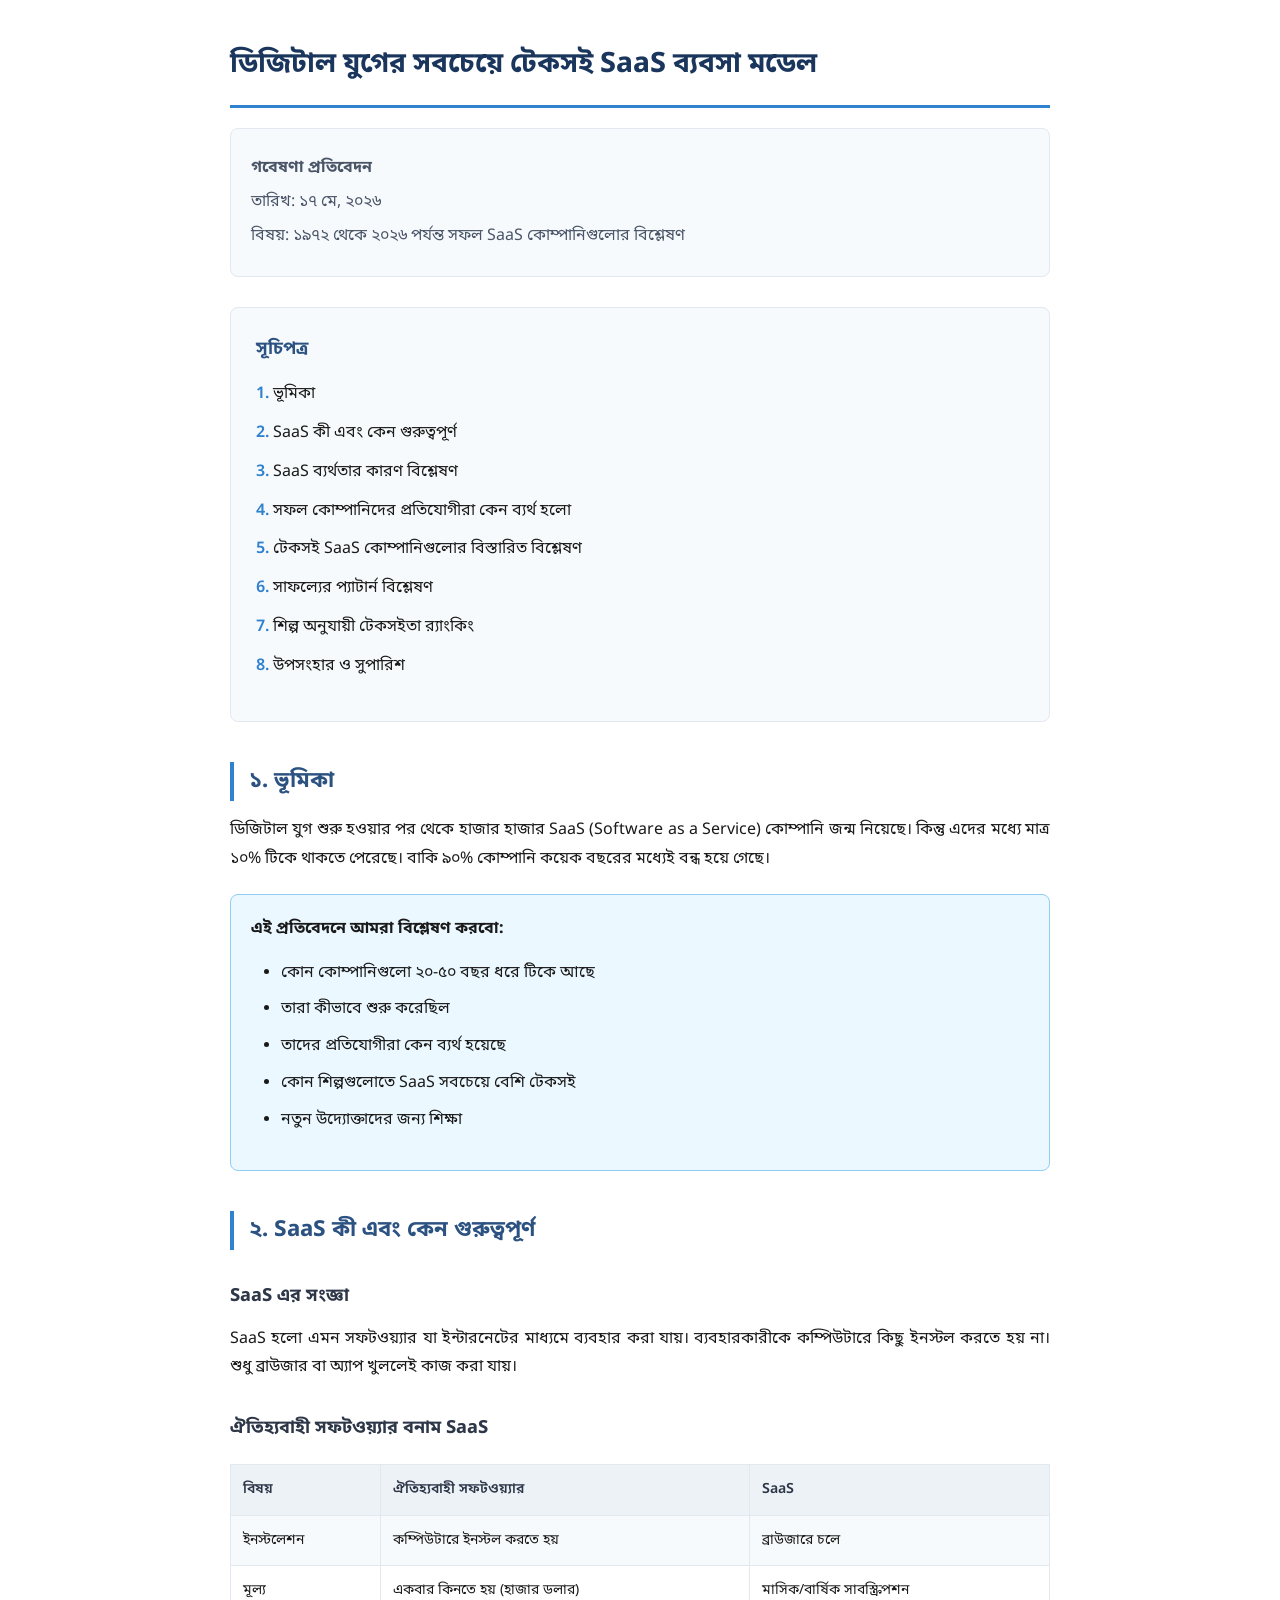
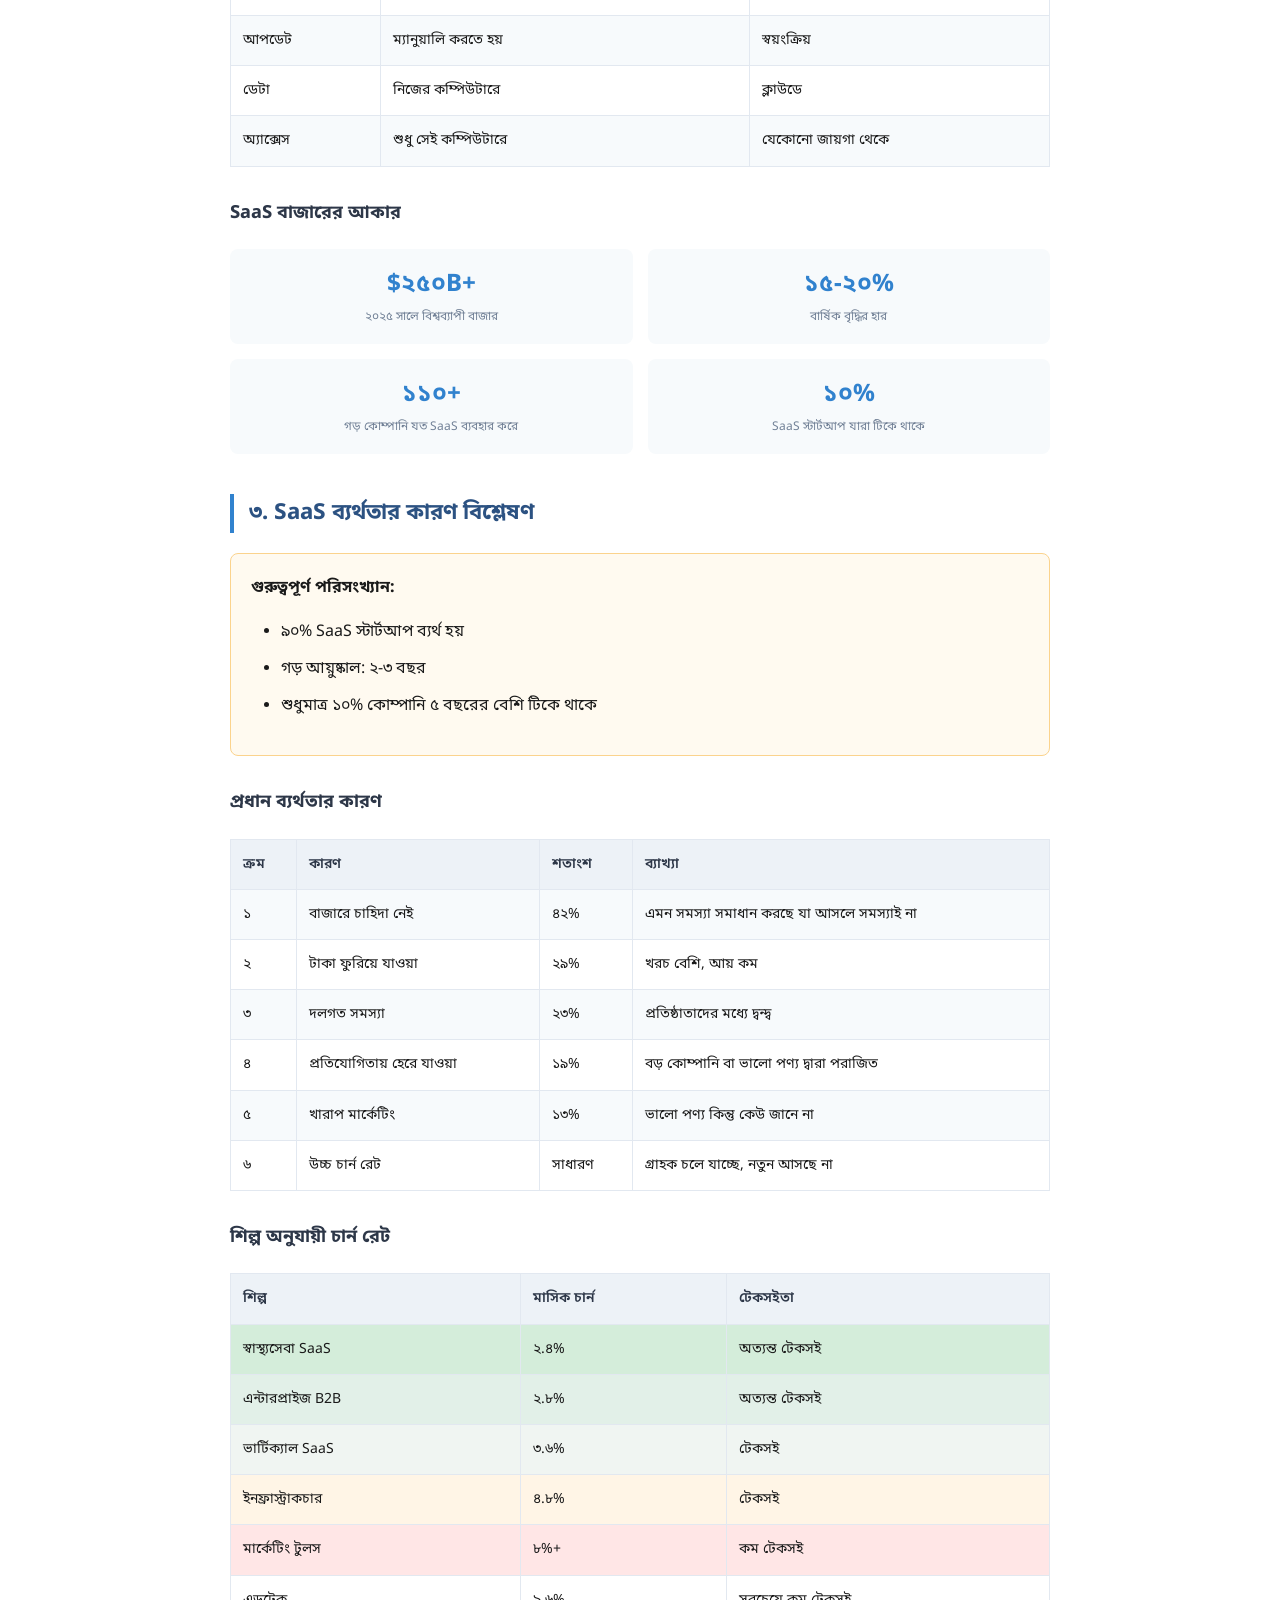
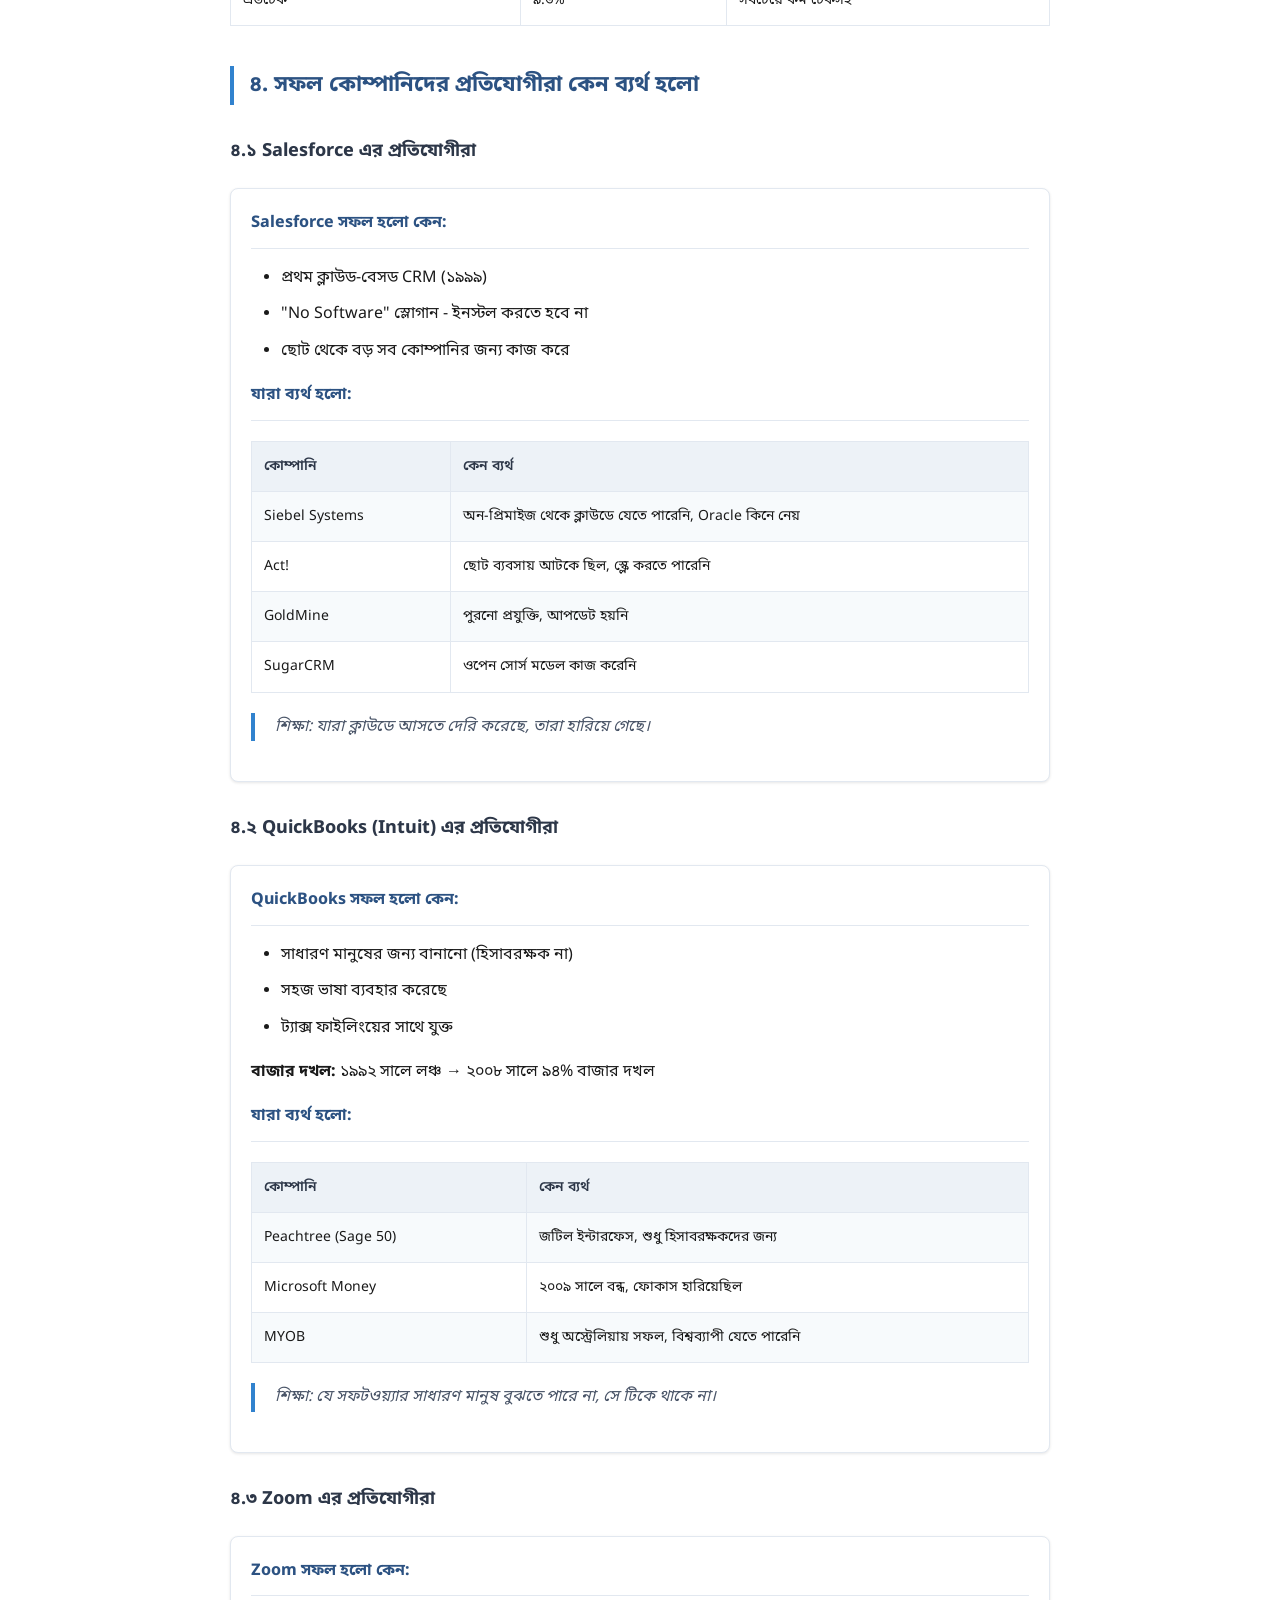
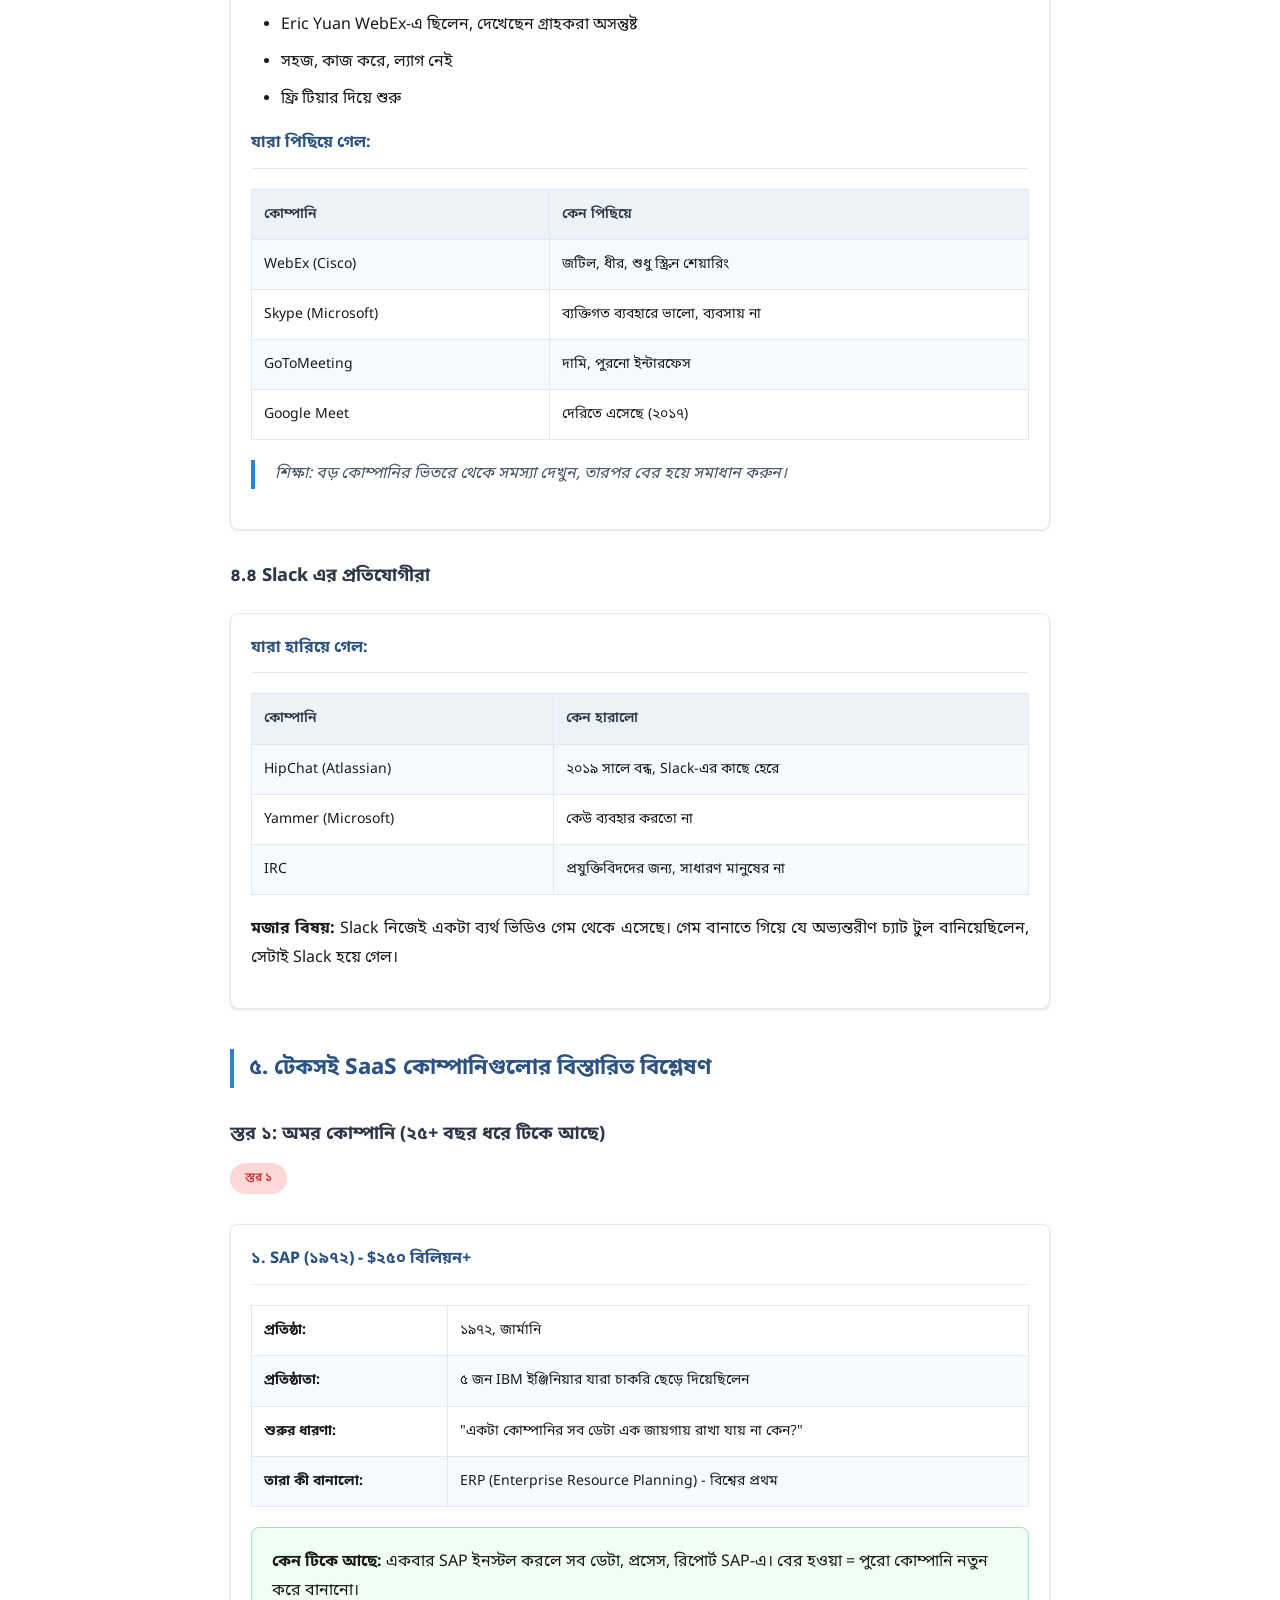
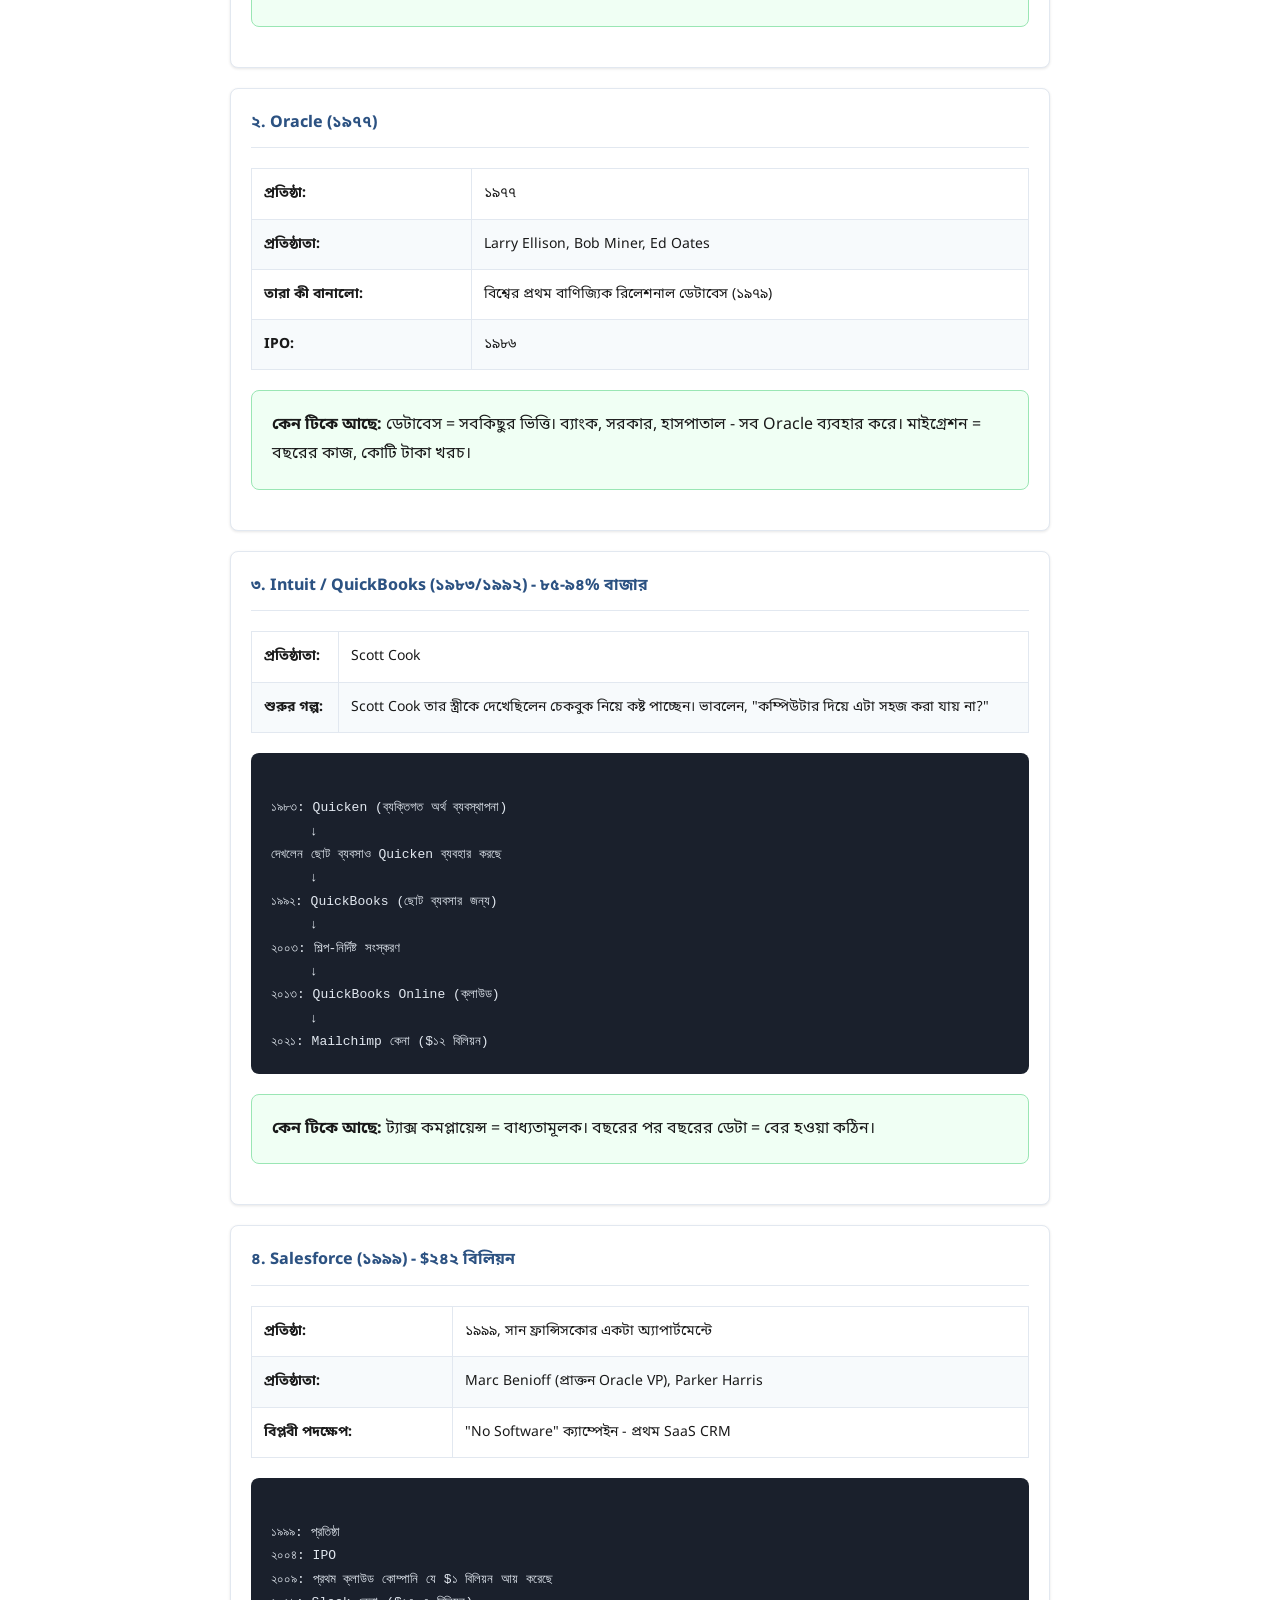
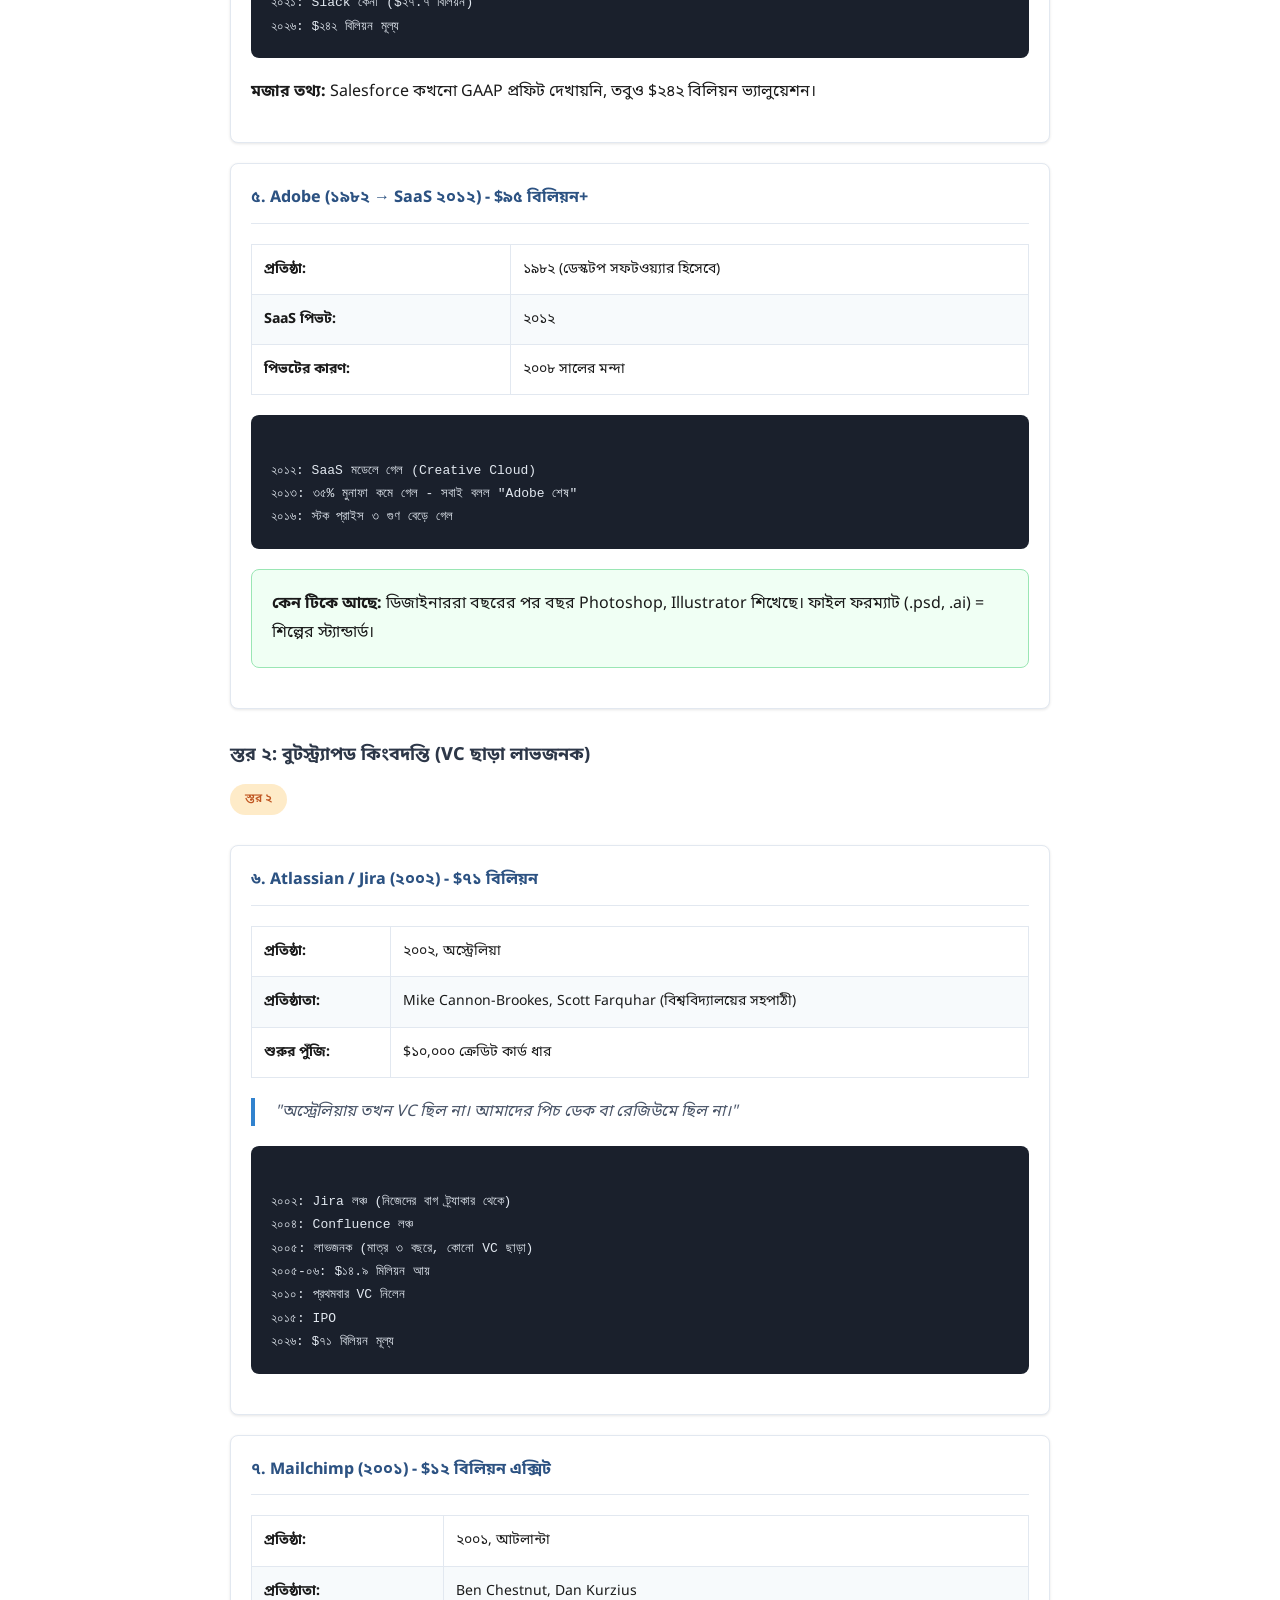
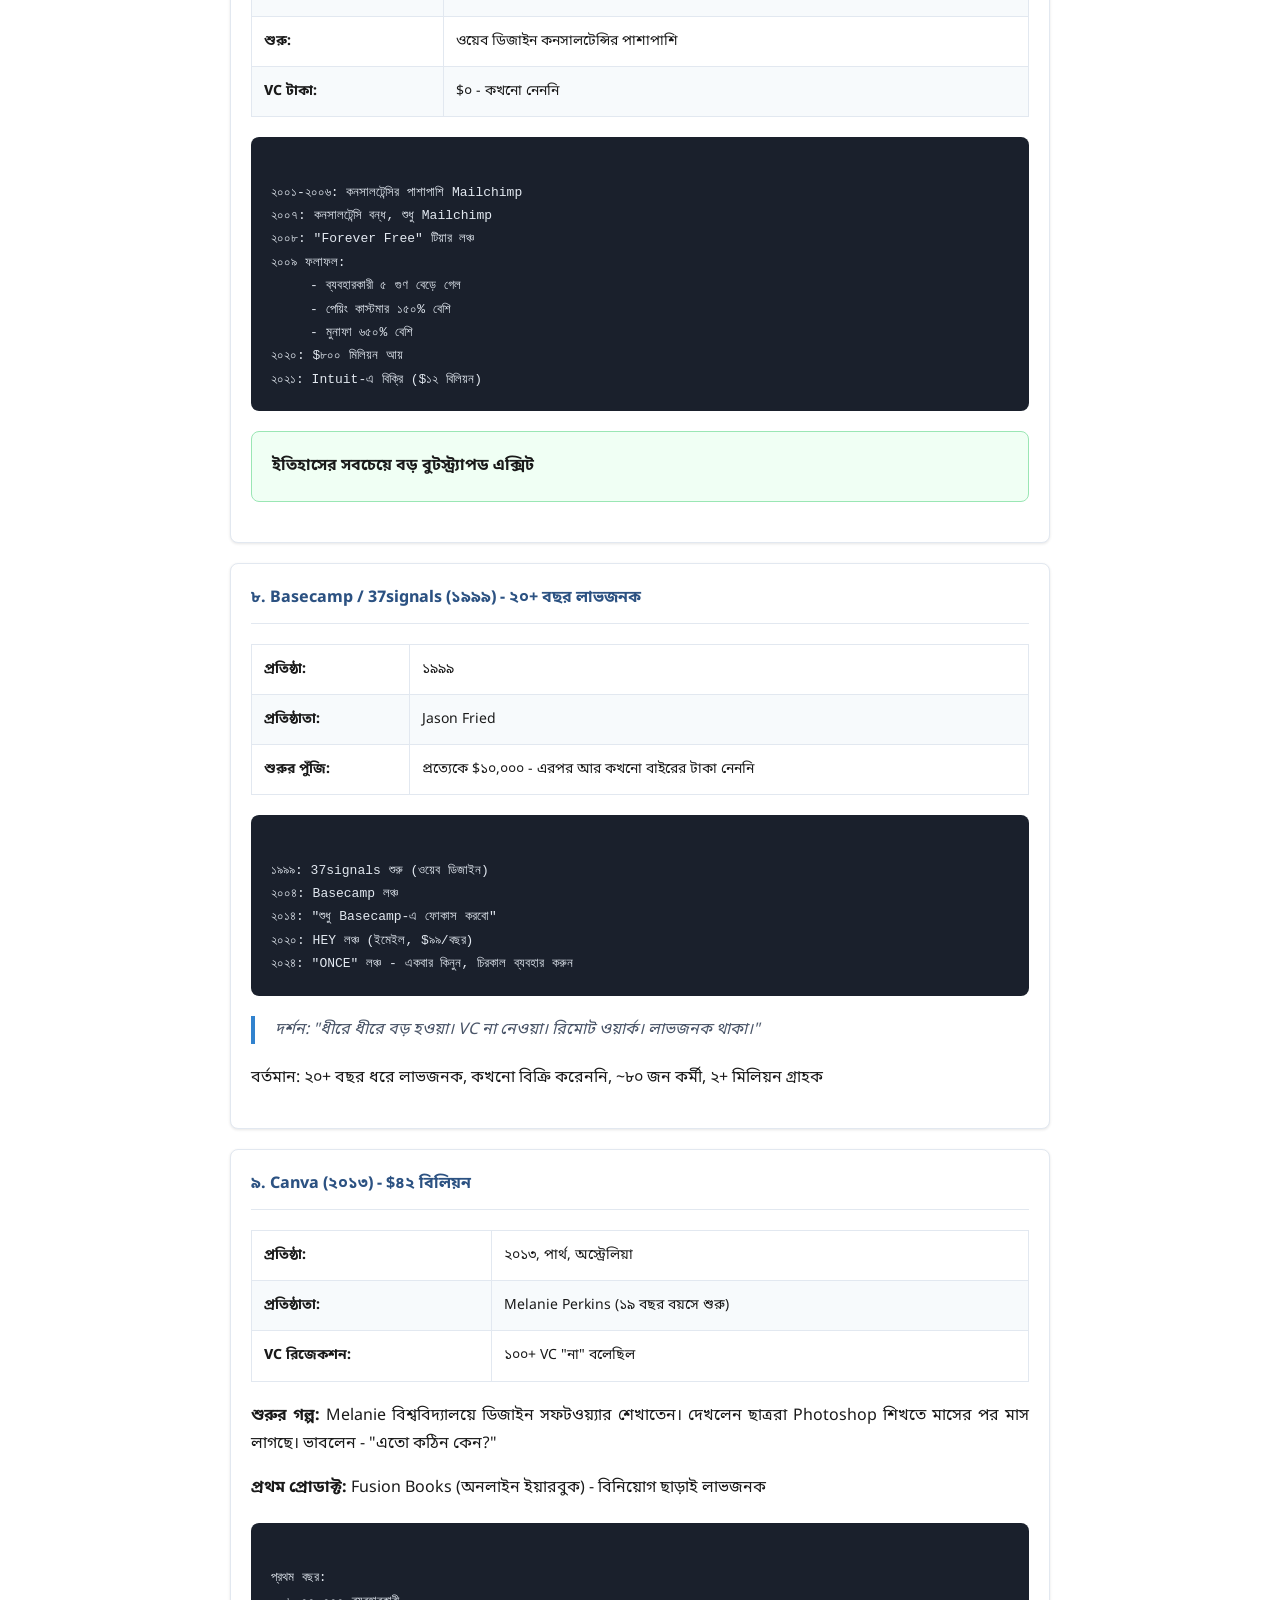
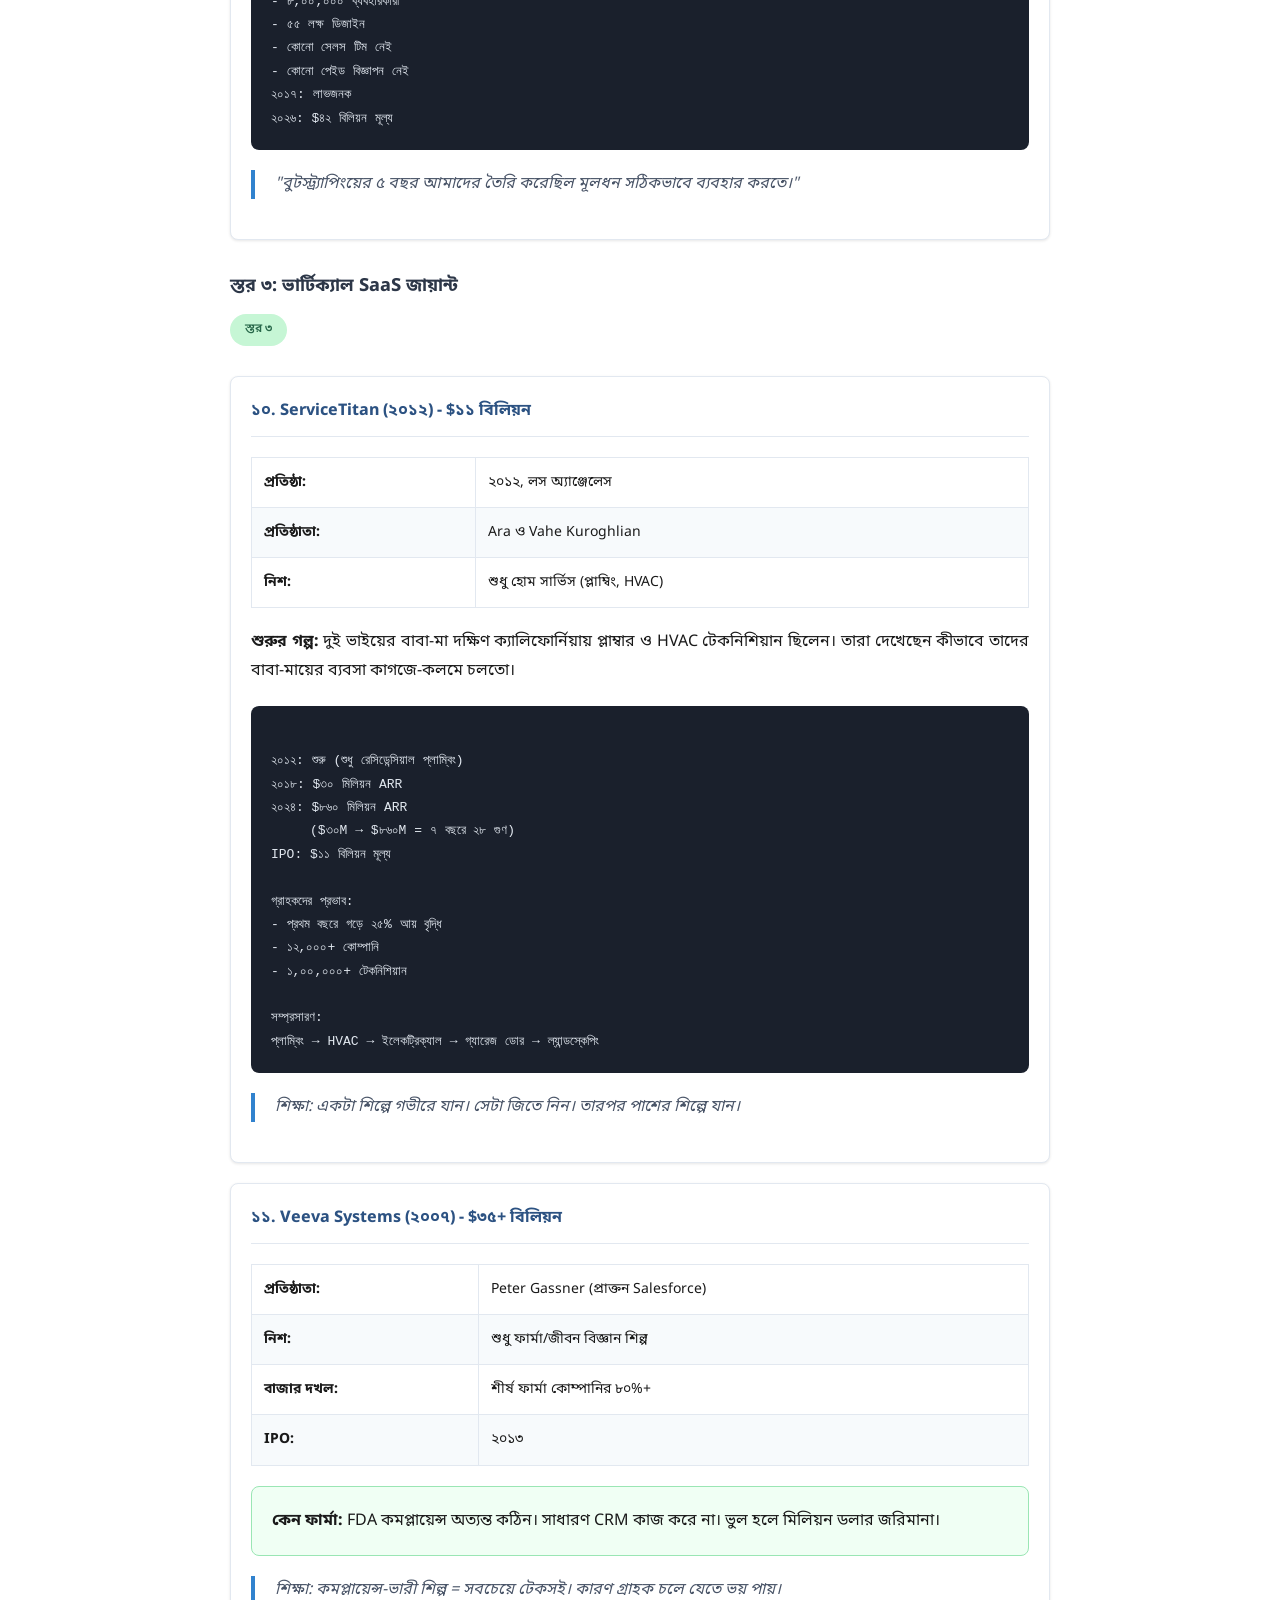
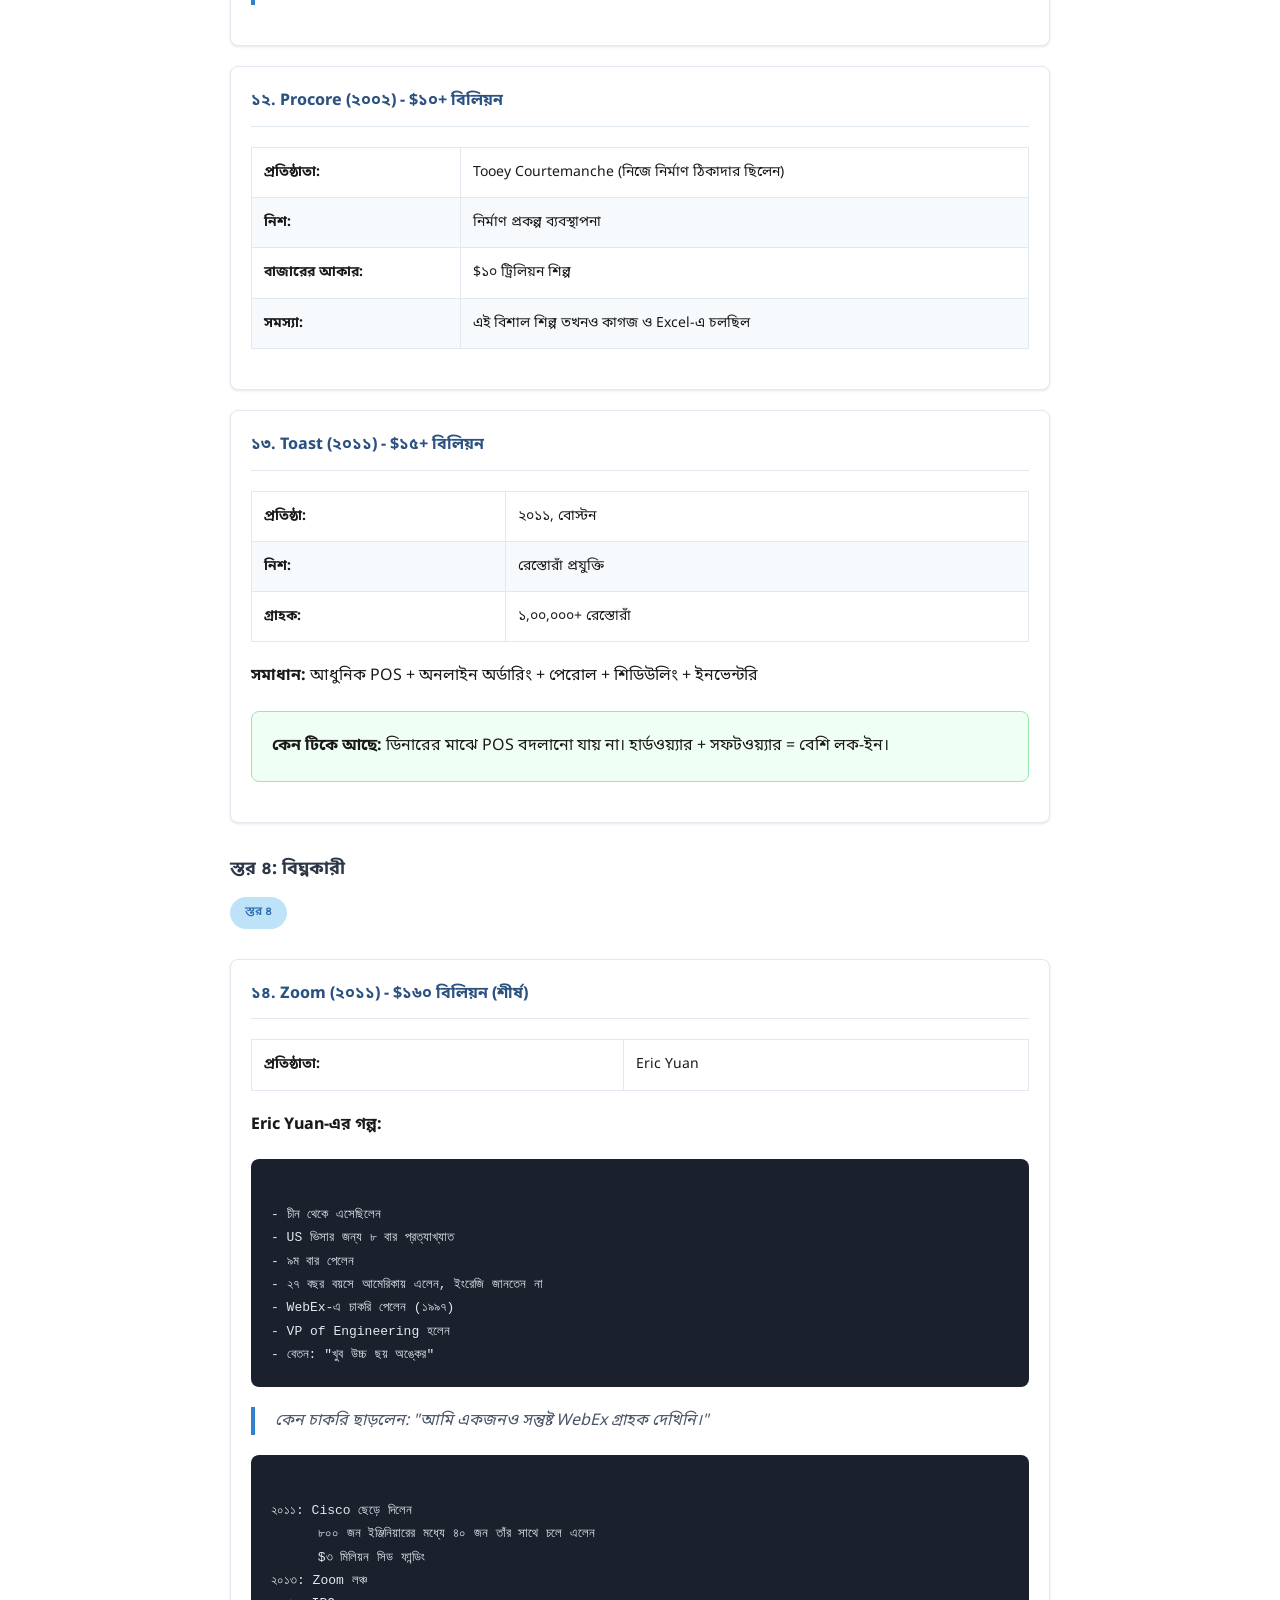
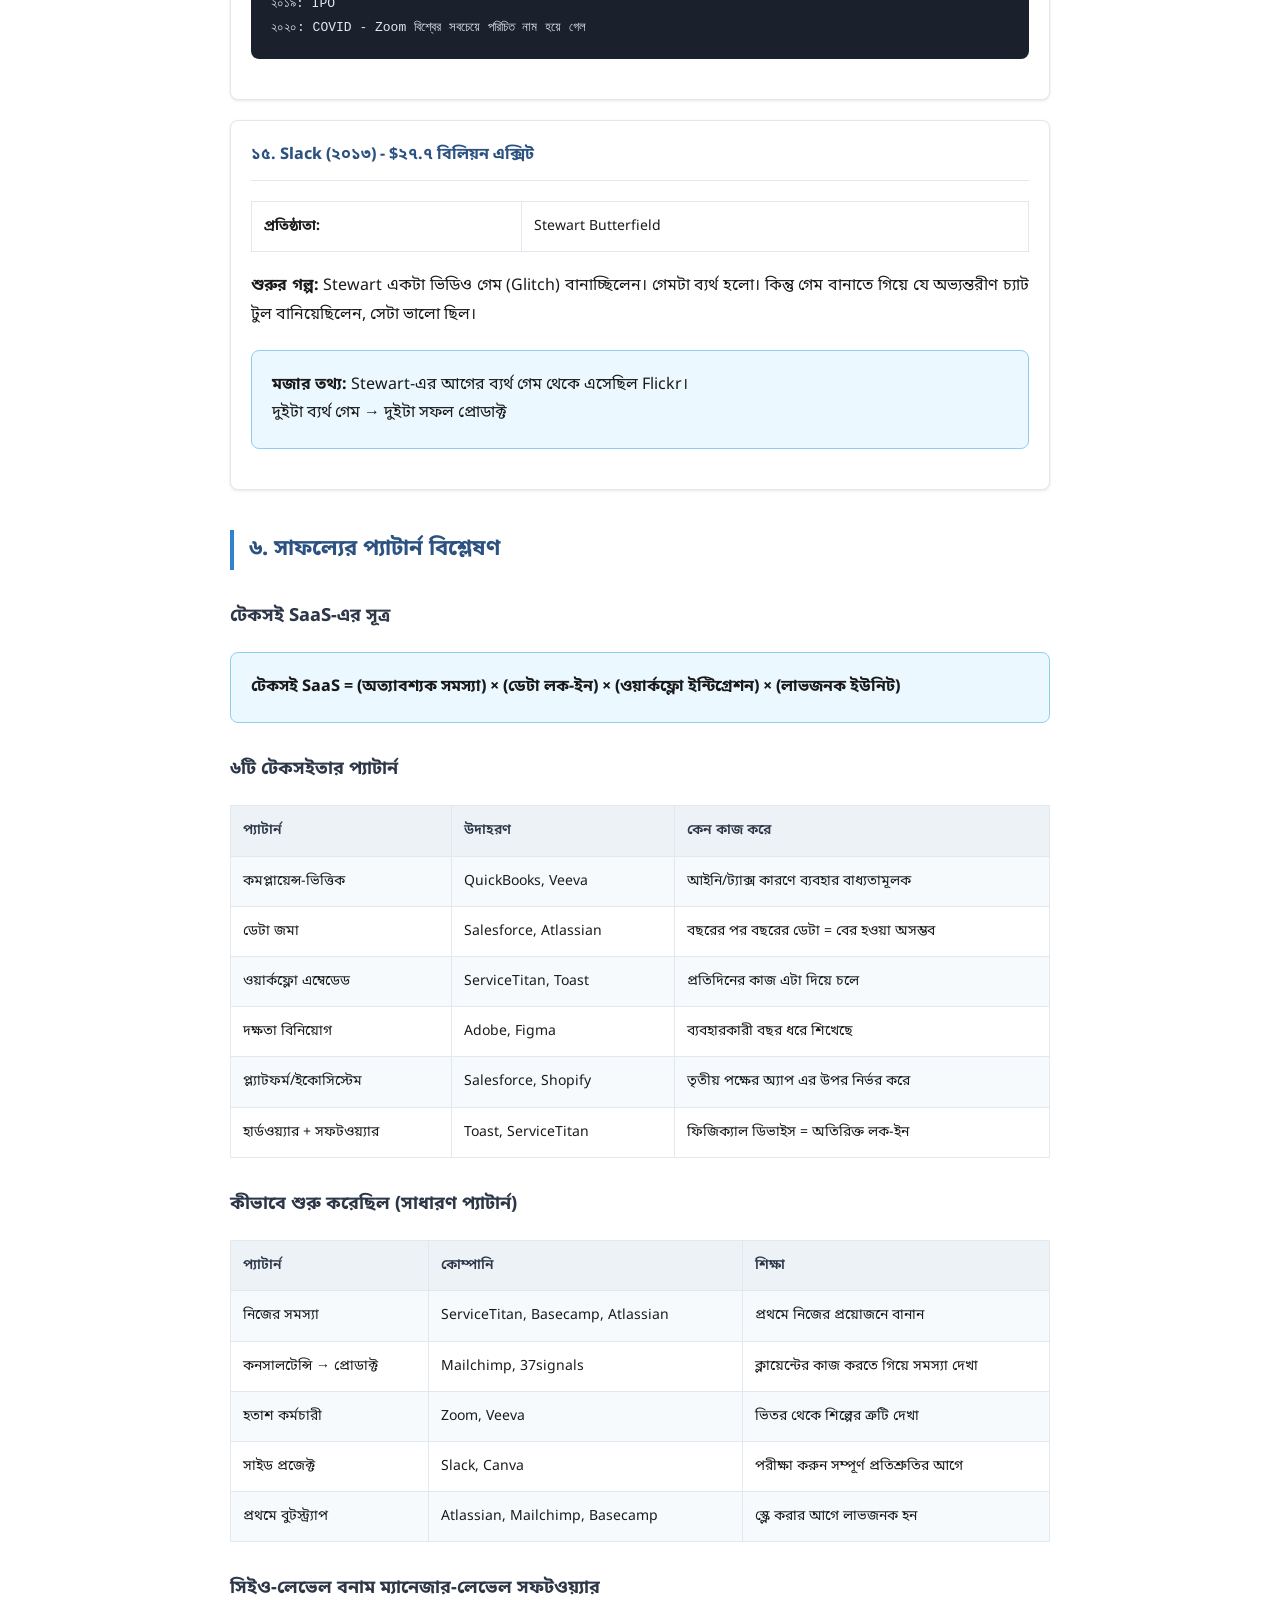
<file: docs/SAAS_SUSTAINABILITY_REPORT_BANGLA.html>
<!DOCTYPE html>
<html lang="bn">
<head>
    <meta charset="UTF-8">
    <meta name="viewport" content="width=device-width, initial-scale=1.0">
    <title>ডিজিটাল যুগের সবচেয়ে টেকসই SaaS ব্যবসা মডেল</title>
    <style>
        @import url('https://fonts.googleapis.com/css2?family=Noto+Sans+Bengali:wght@400;500;600;700&display=swap');

        * {
            margin: 0;
            padding: 0;
            box-sizing: border-box;
        }

        body {
            font-family: 'Noto Sans Bengali', sans-serif;
            line-height: 1.8;
            color: #1a1a1a;
            background: #fff;
            padding: 40px;
            max-width: 900px;
            margin: 0 auto;
        }

        @media print {
            body {
                padding: 20px;
                font-size: 11pt;
            }
            .page-break {
                page-break-before: always;
            }
            h1, h2, h3 {
                page-break-after: avoid;
            }
            table {
                page-break-inside: avoid;
            }
        }

        h1 {
            font-size: 28px;
            color: #1a365d;
            border-bottom: 3px solid #3182ce;
            padding-bottom: 15px;
            margin-bottom: 20px;
        }

        h2 {
            font-size: 22px;
            color: #2c5282;
            margin-top: 40px;
            margin-bottom: 15px;
            border-left: 4px solid #3182ce;
            padding-left: 15px;
        }

        h3 {
            font-size: 18px;
            color: #2d3748;
            margin-top: 30px;
            margin-bottom: 12px;
        }

        h4 {
            font-size: 16px;
            color: #4a5568;
            margin-top: 25px;
            margin-bottom: 10px;
        }

        p {
            margin-bottom: 15px;
            text-align: justify;
        }

        .meta-info {
            background: #f7fafc;
            border: 1px solid #e2e8f0;
            padding: 20px;
            border-radius: 8px;
            margin-bottom: 30px;
        }

        .meta-info p {
            margin: 5px 0;
            color: #4a5568;
        }

        table {
            width: 100%;
            border-collapse: collapse;
            margin: 20px 0;
            font-size: 14px;
        }

        th, td {
            border: 1px solid #e2e8f0;
            padding: 12px;
            text-align: left;
        }

        th {
            background: #edf2f7;
            font-weight: 600;
            color: #2d3748;
        }

        tr:nth-child(even) {
            background: #f7fafc;
        }

        .highlight-box {
            background: #ebf8ff;
            border: 1px solid #90cdf4;
            border-radius: 8px;
            padding: 20px;
            margin: 20px 0;
        }

        .warning-box {
            background: #fffaf0;
            border: 1px solid #fbd38d;
            border-radius: 8px;
            padding: 20px;
            margin: 20px 0;
        }

        .success-box {
            background: #f0fff4;
            border: 1px solid #9ae6b4;
            border-radius: 8px;
            padding: 20px;
            margin: 20px 0;
        }

        .code-block {
            background: #1a202c;
            color: #e2e8f0;
            padding: 20px;
            border-radius: 8px;
            font-family: monospace;
            font-size: 13px;
            overflow-x: auto;
            margin: 20px 0;
            white-space: pre-wrap;
        }

        .quote {
            border-left: 4px solid #3182ce;
            padding-left: 20px;
            margin: 20px 0;
            font-style: italic;
            color: #4a5568;
        }

        ul, ol {
            margin: 15px 0;
            padding-left: 30px;
        }

        li {
            margin-bottom: 8px;
        }

        .toc {
            background: #f7fafc;
            border: 1px solid #e2e8f0;
            padding: 25px;
            border-radius: 8px;
            margin: 30px 0;
        }

        .toc h3 {
            margin-top: 0;
            color: #2c5282;
        }

        .toc ol {
            counter-reset: toc-counter;
            list-style: none;
            padding-left: 0;
        }

        .toc li {
            counter-increment: toc-counter;
            margin-bottom: 10px;
        }

        .toc li::before {
            content: counter(toc-counter) ". ";
            font-weight: 600;
            color: #3182ce;
        }

        .company-card {
            border: 1px solid #e2e8f0;
            border-radius: 8px;
            padding: 20px;
            margin: 20px 0;
            background: #fff;
            box-shadow: 0 1px 3px rgba(0,0,0,0.1);
        }

        .company-card h4 {
            margin-top: 0;
            color: #2c5282;
            border-bottom: 1px solid #e2e8f0;
            padding-bottom: 10px;
        }

        .stat-grid {
            display: grid;
            grid-template-columns: repeat(2, 1fr);
            gap: 15px;
            margin: 20px 0;
        }

        .stat-item {
            background: #f7fafc;
            padding: 15px;
            border-radius: 8px;
            text-align: center;
        }

        .stat-number {
            font-size: 24px;
            font-weight: 700;
            color: #3182ce;
        }

        .stat-label {
            font-size: 12px;
            color: #718096;
        }

        .checklist {
            background: #f0fff4;
            border: 1px solid #9ae6b4;
            border-radius: 8px;
            padding: 20px;
            margin: 20px 0;
        }

        .checklist li {
            list-style: none;
            padding-left: 25px;
            position: relative;
        }

        .checklist li::before {
            content: "☐";
            position: absolute;
            left: 0;
            color: #38a169;
        }

        .footer {
            margin-top: 50px;
            padding-top: 20px;
            border-top: 2px solid #e2e8f0;
            text-align: center;
            color: #718096;
            font-size: 12px;
        }

        .tier-badge {
            display: inline-block;
            padding: 5px 15px;
            border-radius: 20px;
            font-size: 12px;
            font-weight: 600;
            margin-bottom: 10px;
        }

        .tier-1 { background: #fed7d7; color: #c53030; }
        .tier-2 { background: #feebc8; color: #c05621; }
        .tier-3 { background: #c6f6d5; color: #276749; }
        .tier-4 { background: #bee3f8; color: #2b6cb0; }

        .ranking-table tr:first-child td { background: #c6f6d5; }
        .ranking-table tr:nth-child(2) td { background: #d4edda; }
        .ranking-table tr:nth-child(3) td { background: #e2f0e8; }
        .ranking-table tr:nth-child(4) td { background: #f0f5f2; }
        .ranking-table tr:nth-child(5) td { background: #fff5e6; }
        .ranking-table tr:nth-child(6) td { background: #ffe6e6; }
    </style>
</head>
<body>

<h1>ডিজিটাল যুগের সবচেয়ে টেকসই SaaS ব্যবসা মডেল</h1>

<div class="meta-info">
    <p><strong>গবেষণা প্রতিবেদন</strong></p>
    <p>তারিখ: ১৭ মে, ২০২৬</p>
    <p>বিষয়: ১৯৭২ থেকে ২০২৬ পর্যন্ত সফল SaaS কোম্পানিগুলোর বিশ্লেষণ</p>
</div>

<div class="toc">
    <h3>সূচিপত্র</h3>
    <ol>
        <li>ভূমিকা</li>
        <li>SaaS কী এবং কেন গুরুত্বপূর্ণ</li>
        <li>SaaS ব্যর্থতার কারণ বিশ্লেষণ</li>
        <li>সফল কোম্পানিদের প্রতিযোগীরা কেন ব্যর্থ হলো</li>
        <li>টেকসই SaaS কোম্পানিগুলোর বিস্তারিত বিশ্লেষণ</li>
        <li>সাফল্যের প্যাটার্ন বিশ্লেষণ</li>
        <li>শিল্প অনুযায়ী টেকসইতা র‍্যাংকিং</li>
        <li>উপসংহার ও সুপারিশ</li>
    </ol>
</div>

<h2>১. ভূমিকা</h2>

<p>ডিজিটাল যুগ শুরু হওয়ার পর থেকে হাজার হাজার SaaS (Software as a Service) কোম্পানি জন্ম নিয়েছে। কিন্তু এদের মধ্যে মাত্র ১০% টিকে থাকতে পেরেছে। বাকি ৯০% কোম্পানি কয়েক বছরের মধ্যেই বন্ধ হয়ে গেছে।</p>

<div class="highlight-box">
    <strong>এই প্রতিবেদনে আমরা বিশ্লেষণ করবো:</strong>
    <ul>
        <li>কোন কোম্পানিগুলো ২০-৫০ বছর ধরে টিকে আছে</li>
        <li>তারা কীভাবে শুরু করেছিল</li>
        <li>তাদের প্রতিযোগীরা কেন ব্যর্থ হয়েছে</li>
        <li>কোন শিল্পগুলোতে SaaS সবচেয়ে বেশি টেকসই</li>
        <li>নতুন উদ্যোক্তাদের জন্য শিক্ষা</li>
    </ul>
</div>

<h2>২. SaaS কী এবং কেন গুরুত্বপূর্ণ</h2>

<h3>SaaS এর সংজ্ঞা</h3>
<p>SaaS হলো এমন সফটওয়্যার যা ইন্টারনেটের মাধ্যমে ব্যবহার করা যায়। ব্যবহারকারীকে কম্পিউটারে কিছু ইনস্টল করতে হয় না। শুধু ব্রাউজার বা অ্যাপ খুললেই কাজ করা যায়।</p>

<h3>ঐতিহ্যবাহী সফটওয়্যার বনাম SaaS</h3>
<table>
    <tr>
        <th>বিষয়</th>
        <th>ঐতিহ্যবাহী সফটওয়্যার</th>
        <th>SaaS</th>
    </tr>
    <tr>
        <td>ইনস্টলেশন</td>
        <td>কম্পিউটারে ইনস্টল করতে হয়</td>
        <td>ব্রাউজারে চলে</td>
    </tr>
    <tr>
        <td>মূল্য</td>
        <td>একবার কিনতে হয় (হাজার ডলার)</td>
        <td>মাসিক/বার্ষিক সাবস্ক্রিপশন</td>
    </tr>
    <tr>
        <td>আপডেট</td>
        <td>ম্যানুয়ালি করতে হয়</td>
        <td>স্বয়ংক্রিয়</td>
    </tr>
    <tr>
        <td>ডেটা</td>
        <td>নিজের কম্পিউটারে</td>
        <td>ক্লাউডে</td>
    </tr>
    <tr>
        <td>অ্যাক্সেস</td>
        <td>শুধু সেই কম্পিউটারে</td>
        <td>যেকোনো জায়গা থেকে</td>
    </tr>
</table>

<h3>SaaS বাজারের আকার</h3>
<div class="stat-grid">
    <div class="stat-item">
        <div class="stat-number">$২৫০B+</div>
        <div class="stat-label">২০২৫ সালে বিশ্বব্যাপী বাজার</div>
    </div>
    <div class="stat-item">
        <div class="stat-number">১৫-২০%</div>
        <div class="stat-label">বার্ষিক বৃদ্ধির হার</div>
    </div>
    <div class="stat-item">
        <div class="stat-number">১১০+</div>
        <div class="stat-label">গড় কোম্পানি যত SaaS ব্যবহার করে</div>
    </div>
    <div class="stat-item">
        <div class="stat-number">১০%</div>
        <div class="stat-label">SaaS স্টার্টআপ যারা টিকে থাকে</div>
    </div>
</div>

<div class="page-break"></div>

<h2>৩. SaaS ব্যর্থতার কারণ বিশ্লেষণ</h2>

<div class="warning-box">
    <strong>গুরুত্বপূর্ণ পরিসংখ্যান:</strong>
    <ul>
        <li>৯০% SaaS স্টার্টআপ ব্যর্থ হয়</li>
        <li>গড় আয়ুষ্কাল: ২-৩ বছর</li>
        <li>শুধুমাত্র ১০% কোম্পানি ৫ বছরের বেশি টিকে থাকে</li>
    </ul>
</div>

<h3>প্রধান ব্যর্থতার কারণ</h3>
<table>
    <tr>
        <th>ক্রম</th>
        <th>কারণ</th>
        <th>শতাংশ</th>
        <th>ব্যাখ্যা</th>
    </tr>
    <tr>
        <td>১</td>
        <td>বাজারে চাহিদা নেই</td>
        <td>৪২%</td>
        <td>এমন সমস্যা সমাধান করছে যা আসলে সমস্যাই না</td>
    </tr>
    <tr>
        <td>২</td>
        <td>টাকা ফুরিয়ে যাওয়া</td>
        <td>২৯%</td>
        <td>খরচ বেশি, আয় কম</td>
    </tr>
    <tr>
        <td>৩</td>
        <td>দলগত সমস্যা</td>
        <td>২৩%</td>
        <td>প্রতিষ্ঠাতাদের মধ্যে দ্বন্দ্ব</td>
    </tr>
    <tr>
        <td>৪</td>
        <td>প্রতিযোগিতায় হেরে যাওয়া</td>
        <td>১৯%</td>
        <td>বড় কোম্পানি বা ভালো পণ্য দ্বারা পরাজিত</td>
    </tr>
    <tr>
        <td>৫</td>
        <td>খারাপ মার্কেটিং</td>
        <td>১৩%</td>
        <td>ভালো পণ্য কিন্তু কেউ জানে না</td>
    </tr>
    <tr>
        <td>৬</td>
        <td>উচ্চ চার্ন রেট</td>
        <td>সাধারণ</td>
        <td>গ্রাহক চলে যাচ্ছে, নতুন আসছে না</td>
    </tr>
</table>

<h3>শিল্প অনুযায়ী চার্ন রেট</h3>
<table class="ranking-table">
    <tr>
        <th>শিল্প</th>
        <th>মাসিক চার্ন</th>
        <th>টেকসইতা</th>
    </tr>
    <tr>
        <td>স্বাস্থ্যসেবা SaaS</td>
        <td>২.৪%</td>
        <td>অত্যন্ত টেকসই</td>
    </tr>
    <tr>
        <td>এন্টারপ্রাইজ B2B</td>
        <td>২.৮%</td>
        <td>অত্যন্ত টেকসই</td>
    </tr>
    <tr>
        <td>ভার্টিক্যাল SaaS</td>
        <td>৩.৬%</td>
        <td>টেকসই</td>
    </tr>
    <tr>
        <td>ইনফ্রাস্ট্রাকচার</td>
        <td>৪.৮%</td>
        <td>টেকসই</td>
    </tr>
    <tr>
        <td>মার্কেটিং টুলস</td>
        <td>৮%+</td>
        <td>কম টেকসই</td>
    </tr>
    <tr>
        <td>এডটেক</td>
        <td>৯.৬%</td>
        <td>সবচেয়ে কম টেকসই</td>
    </tr>
</table>

<div class="page-break"></div>

<h2>৪. সফল কোম্পানিদের প্রতিযোগীরা কেন ব্যর্থ হলো</h2>

<h3>৪.১ Salesforce এর প্রতিযোগীরা</h3>
<div class="company-card">
    <h4>Salesforce সফল হলো কেন:</h4>
    <ul>
        <li>প্রথম ক্লাউড-বেসড CRM (১৯৯৯)</li>
        <li>"No Software" স্লোগান - ইনস্টল করতে হবে না</li>
        <li>ছোট থেকে বড় সব কোম্পানির জন্য কাজ করে</li>
    </ul>

    <h4>যারা ব্যর্থ হলো:</h4>
    <table>
        <tr>
            <th>কোম্পানি</th>
            <th>কেন ব্যর্থ</th>
        </tr>
        <tr>
            <td>Siebel Systems</td>
            <td>অন-প্রিমাইজ থেকে ক্লাউডে যেতে পারেনি, Oracle কিনে নেয়</td>
        </tr>
        <tr>
            <td>Act!</td>
            <td>ছোট ব্যবসায় আটকে ছিল, স্কেল করতে পারেনি</td>
        </tr>
        <tr>
            <td>GoldMine</td>
            <td>পুরনো প্রযুক্তি, আপডেট হয়নি</td>
        </tr>
        <tr>
            <td>SugarCRM</td>
            <td>ওপেন সোর্স মডেল কাজ করেনি</td>
        </tr>
    </table>

    <div class="quote">
        শিক্ষা: যারা ক্লাউডে আসতে দেরি করেছে, তারা হারিয়ে গেছে।
    </div>
</div>

<h3>৪.২ QuickBooks (Intuit) এর প্রতিযোগীরা</h3>
<div class="company-card">
    <h4>QuickBooks সফল হলো কেন:</h4>
    <ul>
        <li>সাধারণ মানুষের জন্য বানানো (হিসাবরক্ষক না)</li>
        <li>সহজ ভাষা ব্যবহার করেছে</li>
        <li>ট্যাক্স ফাইলিংয়ের সাথে যুক্ত</li>
    </ul>
    <p><strong>বাজার দখল:</strong> ১৯৯২ সালে লঞ্চ → ২০০৮ সালে ৯৪% বাজার দখল</p>

    <h4>যারা ব্যর্থ হলো:</h4>
    <table>
        <tr>
            <th>কোম্পানি</th>
            <th>কেন ব্যর্থ</th>
        </tr>
        <tr>
            <td>Peachtree (Sage 50)</td>
            <td>জটিল ইন্টারফেস, শুধু হিসাবরক্ষকদের জন্য</td>
        </tr>
        <tr>
            <td>Microsoft Money</td>
            <td>২০০৯ সালে বন্ধ, ফোকাস হারিয়েছিল</td>
        </tr>
        <tr>
            <td>MYOB</td>
            <td>শুধু অস্ট্রেলিয়ায় সফল, বিশ্বব্যাপী যেতে পারেনি</td>
        </tr>
    </table>

    <div class="quote">
        শিক্ষা: যে সফটওয়্যার সাধারণ মানুষ বুঝতে পারে না, সে টিকে থাকে না।
    </div>
</div>

<h3>৪.৩ Zoom এর প্রতিযোগীরা</h3>
<div class="company-card">
    <h4>Zoom সফল হলো কেন:</h4>
    <ul>
        <li>Eric Yuan WebEx-এ ছিলেন, দেখেছেন গ্রাহকরা অসন্তুষ্ট</li>
        <li>সহজ, কাজ করে, ল্যাগ নেই</li>
        <li>ফ্রি টিয়ার দিয়ে শুরু</li>
    </ul>

    <h4>যারা পিছিয়ে গেল:</h4>
    <table>
        <tr>
            <th>কোম্পানি</th>
            <th>কেন পিছিয়ে</th>
        </tr>
        <tr>
            <td>WebEx (Cisco)</td>
            <td>জটিল, ধীর, শুধু স্ক্রিন শেয়ারিং</td>
        </tr>
        <tr>
            <td>Skype (Microsoft)</td>
            <td>ব্যক্তিগত ব্যবহারে ভালো, ব্যবসায় না</td>
        </tr>
        <tr>
            <td>GoToMeeting</td>
            <td>দামি, পুরনো ইন্টারফেস</td>
        </tr>
        <tr>
            <td>Google Meet</td>
            <td>দেরিতে এসেছে (২০১৭)</td>
        </tr>
    </table>

    <div class="quote">
        শিক্ষা: বড় কোম্পানির ভিতরে থেকে সমস্যা দেখুন, তারপর বের হয়ে সমাধান করুন।
    </div>
</div>

<h3>৪.৪ Slack এর প্রতিযোগীরা</h3>
<div class="company-card">
    <h4>যারা হারিয়ে গেল:</h4>
    <table>
        <tr>
            <th>কোম্পানি</th>
            <th>কেন হারালো</th>
        </tr>
        <tr>
            <td>HipChat (Atlassian)</td>
            <td>২০১৯ সালে বন্ধ, Slack-এর কাছে হেরে</td>
        </tr>
        <tr>
            <td>Yammer (Microsoft)</td>
            <td>কেউ ব্যবহার করতো না</td>
        </tr>
        <tr>
            <td>IRC</td>
            <td>প্রযুক্তিবিদদের জন্য, সাধারণ মানুষের না</td>
        </tr>
    </table>

    <p><strong>মজার বিষয়:</strong> Slack নিজেই একটা ব্যর্থ ভিডিও গেম থেকে এসেছে। গেম বানাতে গিয়ে যে অভ্যন্তরীণ চ্যাট টুল বানিয়েছিলেন, সেটাই Slack হয়ে গেল।</p>
</div>

<div class="page-break"></div>

<h2>৫. টেকসই SaaS কোম্পানিগুলোর বিস্তারিত বিশ্লেষণ</h2>

<h3>স্তর ১: অমর কোম্পানি (২৫+ বছর ধরে টিকে আছে)</h3>
<span class="tier-badge tier-1">স্তর ১</span>

<div class="company-card">
    <h4>১. SAP (১৯৭২) - $২৫০ বিলিয়ন+</h4>
    <table>
        <tr><td><strong>প্রতিষ্ঠা:</strong></td><td>১৯৭২, জার্মানি</td></tr>
        <tr><td><strong>প্রতিষ্ঠাতা:</strong></td><td>৫ জন IBM ইঞ্জিনিয়ার যারা চাকরি ছেড়ে দিয়েছিলেন</td></tr>
        <tr><td><strong>শুরুর ধারণা:</strong></td><td>"একটা কোম্পানির সব ডেটা এক জায়গায় রাখা যায় না কেন?"</td></tr>
        <tr><td><strong>তারা কী বানালো:</strong></td><td>ERP (Enterprise Resource Planning) - বিশ্বের প্রথম</td></tr>
    </table>
    <div class="success-box">
        <strong>কেন টিকে আছে:</strong> একবার SAP ইনস্টল করলে সব ডেটা, প্রসেস, রিপোর্ট SAP-এ। বের হওয়া = পুরো কোম্পানি নতুন করে বানানো।
    </div>
</div>

<div class="company-card">
    <h4>২. Oracle (১৯৭৭)</h4>
    <table>
        <tr><td><strong>প্রতিষ্ঠা:</strong></td><td>১৯৭৭</td></tr>
        <tr><td><strong>প্রতিষ্ঠাতা:</strong></td><td>Larry Ellison, Bob Miner, Ed Oates</td></tr>
        <tr><td><strong>তারা কী বানালো:</strong></td><td>বিশ্বের প্রথম বাণিজ্যিক রিলেশনাল ডেটাবেস (১৯৭৯)</td></tr>
        <tr><td><strong>IPO:</strong></td><td>১৯৮৬</td></tr>
    </table>
    <div class="success-box">
        <strong>কেন টিকে আছে:</strong> ডেটাবেস = সবকিছুর ভিত্তি। ব্যাংক, সরকার, হাসপাতাল - সব Oracle ব্যবহার করে। মাইগ্রেশন = বছরের কাজ, কোটি টাকা খরচ।
    </div>
</div>

<div class="company-card">
    <h4>৩. Intuit / QuickBooks (১৯৮৩/১৯৯২) - ৮৫-৯৪% বাজার</h4>
    <table>
        <tr><td><strong>প্রতিষ্ঠাতা:</strong></td><td>Scott Cook</td></tr>
        <tr><td><strong>শুরুর গল্প:</strong></td><td>Scott Cook তার স্ত্রীকে দেখেছিলেন চেকবুক নিয়ে কষ্ট পাচ্ছেন। ভাবলেন, "কম্পিউটার দিয়ে এটা সহজ করা যায় না?"</td></tr>
    </table>
    <div class="code-block">
১৯৮৩: Quicken (ব্যক্তিগত অর্থ ব্যবস্থাপনা)
     ↓
দেখলেন ছোট ব্যবসাও Quicken ব্যবহার করছে
     ↓
১৯৯২: QuickBooks (ছোট ব্যবসার জন্য)
     ↓
২০০৩: শিল্প-নির্দিষ্ট সংস্করণ
     ↓
২০১৩: QuickBooks Online (ক্লাউড)
     ↓
২০২১: Mailchimp কেনা ($১২ বিলিয়ন)</div>
    <div class="success-box">
        <strong>কেন টিকে আছে:</strong> ট্যাক্স কমপ্লায়েন্স = বাধ্যতামূলক। বছরের পর বছরের ডেটা = বের হওয়া কঠিন।
    </div>
</div>

<div class="company-card">
    <h4>৪. Salesforce (১৯৯৯) - $২৪২ বিলিয়ন</h4>
    <table>
        <tr><td><strong>প্রতিষ্ঠা:</strong></td><td>১৯৯৯, সান ফ্রান্সিসকোর একটা অ্যাপার্টমেন্টে</td></tr>
        <tr><td><strong>প্রতিষ্ঠাতা:</strong></td><td>Marc Benioff (প্রাক্তন Oracle VP), Parker Harris</td></tr>
        <tr><td><strong>বিপ্লবী পদক্ষেপ:</strong></td><td>"No Software" ক্যাম্পেইন - প্রথম SaaS CRM</td></tr>
    </table>
    <div class="code-block">
১৯৯৯: প্রতিষ্ঠা
২০০৪: IPO
২০০৯: প্রথম ক্লাউড কোম্পানি যে $১ বিলিয়ন আয় করেছে
২০২১: Slack কেনা ($২৭.৭ বিলিয়ন)
২০২৬: $২৪২ বিলিয়ন মূল্য</div>
    <p><strong>মজার তথ্য:</strong> Salesforce কখনো GAAP প্রফিট দেখায়নি, তবুও $২৪২ বিলিয়ন ভ্যালুয়েশন।</p>
</div>

<div class="company-card">
    <h4>৫. Adobe (১৯৮২ → SaaS ২০১২) - $৯৫ বিলিয়ন+</h4>
    <table>
        <tr><td><strong>প্রতিষ্ঠা:</strong></td><td>১৯৮২ (ডেস্কটপ সফটওয়্যার হিসেবে)</td></tr>
        <tr><td><strong>SaaS পিভট:</strong></td><td>২০১২</td></tr>
        <tr><td><strong>পিভটের কারণ:</strong></td><td>২০০৮ সালের মন্দা</td></tr>
    </table>
    <div class="code-block">
২০১২: SaaS মডেলে গেল (Creative Cloud)
২০১৩: ৩৫% মুনাফা কমে গেল - সবাই বলল "Adobe শেষ"
২০১৬: স্টক প্রাইস ৩ গুণ বেড়ে গেল</div>
    <div class="success-box">
        <strong>কেন টিকে আছে:</strong> ডিজাইনাররা বছরের পর বছর Photoshop, Illustrator শিখেছে। ফাইল ফরম্যাট (.psd, .ai) = শিল্পের স্ট্যান্ডার্ড।
    </div>
</div>

<div class="page-break"></div>

<h3>স্তর ২: বুটস্ট্র্যাপড কিংবদন্তি (VC ছাড়া লাভজনক)</h3>
<span class="tier-badge tier-2">স্তর ২</span>

<div class="company-card">
    <h4>৬. Atlassian / Jira (২০০২) - $৭১ বিলিয়ন</h4>
    <table>
        <tr><td><strong>প্রতিষ্ঠা:</strong></td><td>২০০২, অস্ট্রেলিয়া</td></tr>
        <tr><td><strong>প্রতিষ্ঠাতা:</strong></td><td>Mike Cannon-Brookes, Scott Farquhar (বিশ্ববিদ্যালয়ের সহপাঠী)</td></tr>
        <tr><td><strong>শুরুর পুঁজি:</strong></td><td>$১০,০০০ ক্রেডিট কার্ড ধার</td></tr>
    </table>
    <div class="quote">
        "অস্ট্রেলিয়ায় তখন VC ছিল না। আমাদের পিচ ডেক বা রেজিউমে ছিল না।"
    </div>
    <div class="code-block">
২০০২: Jira লঞ্চ (নিজেদের বাগ ট্র্যাকার থেকে)
২০০৪: Confluence লঞ্চ
২০০৫: লাভজনক (মাত্র ৩ বছরে, কোনো VC ছাড়া)
২০০৫-০৬: $১৪.৯ মিলিয়ন আয়
২০১০: প্রথমবার VC নিলেন
২০১৫: IPO
২০২৬: $৭১ বিলিয়ন মূল্য</div>
</div>

<div class="company-card">
    <h4>৭. Mailchimp (২০০১) - $১২ বিলিয়ন এক্সিট</h4>
    <table>
        <tr><td><strong>প্রতিষ্ঠা:</strong></td><td>২০০১, আটলান্টা</td></tr>
        <tr><td><strong>প্রতিষ্ঠাতা:</strong></td><td>Ben Chestnut, Dan Kurzius</td></tr>
        <tr><td><strong>শুরু:</strong></td><td>ওয়েব ডিজাইন কনসালটেন্সির পাশাপাশি</td></tr>
        <tr><td><strong>VC টাকা:</strong></td><td>$০ - কখনো নেননি</td></tr>
    </table>
    <div class="code-block">
২০০১-২০০৬: কনসালটেন্সির পাশাপাশি Mailchimp
২০০৭: কনসালটেন্সি বন্ধ, শুধু Mailchimp
২০০৮: "Forever Free" টিয়ার লঞ্চ
২০০৯ ফলাফল:
     - ব্যবহারকারী ৫ গুণ বেড়ে গেল
     - পেয়িং কাস্টমার ১৫০% বেশি
     - মুনাফা ৬৫০% বেশি
২০২০: $৮০০ মিলিয়ন আয়
২০২১: Intuit-এ বিক্রি ($১২ বিলিয়ন)</div>
    <div class="success-box">
        <strong>ইতিহাসের সবচেয়ে বড় বুটস্ট্র্যাপড এক্সিট</strong>
    </div>
</div>

<div class="company-card">
    <h4>৮. Basecamp / 37signals (১৯৯৯) - ২০+ বছর লাভজনক</h4>
    <table>
        <tr><td><strong>প্রতিষ্ঠা:</strong></td><td>১৯৯৯</td></tr>
        <tr><td><strong>প্রতিষ্ঠাতা:</strong></td><td>Jason Fried</td></tr>
        <tr><td><strong>শুরুর পুঁজি:</strong></td><td>প্রত্যেকে $১০,০০০ - এরপর আর কখনো বাইরের টাকা নেননি</td></tr>
    </table>
    <div class="code-block">
১৯৯৯: 37signals শুরু (ওয়েব ডিজাইন)
২০০৪: Basecamp লঞ্চ
২০১৪: "শুধু Basecamp-এ ফোকাস করবো"
২০২০: HEY লঞ্চ (ইমেইল, $৯৯/বছর)
২০২৪: "ONCE" লঞ্চ - একবার কিনুন, চিরকাল ব্যবহার করুন</div>
    <div class="quote">
        দর্শন: "ধীরে ধীরে বড় হওয়া। VC না নেওয়া। রিমোট ওয়ার্ক। লাভজনক থাকা।"
    </div>
    <p>বর্তমান: ২০+ বছর ধরে লাভজনক, কখনো বিক্রি করেননি, ~৮০ জন কর্মী, ২+ মিলিয়ন গ্রাহক</p>
</div>

<div class="company-card">
    <h4>৯. Canva (২০১৩) - $৪২ বিলিয়ন</h4>
    <table>
        <tr><td><strong>প্রতিষ্ঠা:</strong></td><td>২০১৩, পার্থ, অস্ট্রেলিয়া</td></tr>
        <tr><td><strong>প্রতিষ্ঠাতা:</strong></td><td>Melanie Perkins (১৯ বছর বয়সে শুরু)</td></tr>
        <tr><td><strong>VC রিজেকশন:</strong></td><td>১০০+ VC "না" বলেছিল</td></tr>
    </table>
    <p><strong>শুরুর গল্প:</strong> Melanie বিশ্ববিদ্যালয়ে ডিজাইন সফটওয়্যার শেখাতেন। দেখলেন ছাত্ররা Photoshop শিখতে মাসের পর মাস লাগছে। ভাবলেন - "এতো কঠিন কেন?"</p>
    <p><strong>প্রথম প্রোডাক্ট:</strong> Fusion Books (অনলাইন ইয়ারবুক) - বিনিয়োগ ছাড়াই লাভজনক</p>
    <div class="code-block">
প্রথম বছর:
- ৮,০০,০০০ ব্যবহারকারী
- ৫৫ লক্ষ ডিজাইন
- কোনো সেলস টিম নেই
- কোনো পেইড বিজ্ঞাপন নেই
২০১৭: লাভজনক
২০২৬: $৪২ বিলিয়ন মূল্য</div>
    <div class="quote">
        "বুটস্ট্র্যাপিংয়ের ৫ বছর আমাদের তৈরি করেছিল মূলধন সঠিকভাবে ব্যবহার করতে।"
    </div>
</div>

<div class="page-break"></div>

<h3>স্তর ৩: ভার্টিক্যাল SaaS জায়ান্ট</h3>
<span class="tier-badge tier-3">স্তর ৩</span>

<div class="company-card">
    <h4>১০. ServiceTitan (২০১২) - $১১ বিলিয়ন</h4>
    <table>
        <tr><td><strong>প্রতিষ্ঠা:</strong></td><td>২০১২, লস অ্যাঞ্জেলেস</td></tr>
        <tr><td><strong>প্রতিষ্ঠাতা:</strong></td><td>Ara ও Vahe Kuroghlian</td></tr>
        <tr><td><strong>নিশ:</strong></td><td>শুধু হোম সার্ভিস (প্লাম্বিং, HVAC)</td></tr>
    </table>
    <p><strong>শুরুর গল্প:</strong> দুই ভাইয়ের বাবা-মা দক্ষিণ ক্যালিফোর্নিয়ায় প্লাম্বার ও HVAC টেকনিশিয়ান ছিলেন। তারা দেখেছেন কীভাবে তাদের বাবা-মায়ের ব্যবসা কাগজে-কলমে চলতো।</p>
    <div class="code-block">
২০১২: শুরু (শুধু রেসিডেন্সিয়াল প্লাম্বিং)
২০১৮: $৩০ মিলিয়ন ARR
২০২৪: $৮৬০ মিলিয়ন ARR
     ($৩০M → $৮৬০M = ৭ বছরে ২৮ গুণ)
IPO: $১১ বিলিয়ন মূল্য

গ্রাহকদের প্রভাব:
- প্রথম বছরে গড়ে ২৫% আয় বৃদ্ধি
- ১২,০০০+ কোম্পানি
- ১,০০,০০০+ টেকনিশিয়ান

সম্প্রসারণ:
প্লাম্বিং → HVAC → ইলেকট্রিক্যাল → গ্যারেজ ডোর → ল্যান্ডস্কেপিং</div>
    <div class="quote">
        শিক্ষা: একটা শিল্পে গভীরে যান। সেটা জিতে নিন। তারপর পাশের শিল্পে যান।
    </div>
</div>

<div class="company-card">
    <h4>১১. Veeva Systems (২০০৭) - $৩৫+ বিলিয়ন</h4>
    <table>
        <tr><td><strong>প্রতিষ্ঠাতা:</strong></td><td>Peter Gassner (প্রাক্তন Salesforce)</td></tr>
        <tr><td><strong>নিশ:</strong></td><td>শুধু ফার্মা/জীবন বিজ্ঞান শিল্প</td></tr>
        <tr><td><strong>বাজার দখল:</strong></td><td>শীর্ষ ফার্মা কোম্পানির ৮০%+</td></tr>
        <tr><td><strong>IPO:</strong></td><td>২০১৩</td></tr>
    </table>
    <div class="success-box">
        <strong>কেন ফার্মা:</strong> FDA কমপ্লায়েন্স অত্যন্ত কঠিন। সাধারণ CRM কাজ করে না। ভুল হলে মিলিয়ন ডলার জরিমানা।
    </div>
    <div class="quote">
        শিক্ষা: কমপ্লায়েন্স-ভারী শিল্প = সবচেয়ে টেকসই। কারণ গ্রাহক চলে যেতে ভয় পায়।
    </div>
</div>

<div class="company-card">
    <h4>১২. Procore (২০০২) - $১০+ বিলিয়ন</h4>
    <table>
        <tr><td><strong>প্রতিষ্ঠাতা:</strong></td><td>Tooey Courtemanche (নিজে নির্মাণ ঠিকাদার ছিলেন)</td></tr>
        <tr><td><strong>নিশ:</strong></td><td>নির্মাণ প্রকল্প ব্যবস্থাপনা</td></tr>
        <tr><td><strong>বাজারের আকার:</strong></td><td>$১০ ট্রিলিয়ন শিল্প</td></tr>
        <tr><td><strong>সমস্যা:</strong></td><td>এই বিশাল শিল্প তখনও কাগজ ও Excel-এ চলছিল</td></tr>
    </table>
</div>

<div class="company-card">
    <h4>১৩. Toast (২০১১) - $১৫+ বিলিয়ন</h4>
    <table>
        <tr><td><strong>প্রতিষ্ঠা:</strong></td><td>২০১১, বোস্টন</td></tr>
        <tr><td><strong>নিশ:</strong></td><td>রেস্তোরাঁ প্রযুক্তি</td></tr>
        <tr><td><strong>গ্রাহক:</strong></td><td>১,০০,০০০+ রেস্তোরাঁ</td></tr>
    </table>
    <p><strong>সমাধান:</strong> আধুনিক POS + অনলাইন অর্ডারিং + পেরোল + শিডিউলিং + ইনভেন্টরি</p>
    <div class="success-box">
        <strong>কেন টিকে আছে:</strong> ডিনারের মাঝে POS বদলানো যায় না। হার্ডওয়্যার + সফটওয়্যার = বেশি লক-ইন।
    </div>
</div>

<div class="page-break"></div>

<h3>স্তর ৪: বিঘ্নকারী</h3>
<span class="tier-badge tier-4">স্তর ৪</span>

<div class="company-card">
    <h4>১৪. Zoom (২০১১) - $১৬০ বিলিয়ন (শীর্ষ)</h4>
    <table>
        <tr><td><strong>প্রতিষ্ঠাতা:</strong></td><td>Eric Yuan</td></tr>
    </table>
    <p><strong>Eric Yuan-এর গল্প:</strong></p>
    <div class="code-block">
- চীন থেকে এসেছিলেন
- US ভিসার জন্য ৮ বার প্রত্যাখ্যাত
- ৯ম বার পেলেন
- ২৭ বছর বয়সে আমেরিকায় এলেন, ইংরেজি জানতেন না
- WebEx-এ চাকরি পেলেন (১৯৯৭)
- VP of Engineering হলেন
- বেতন: "খুব উচ্চ ছয় অঙ্কের"</div>
    <div class="quote">
        কেন চাকরি ছাড়লেন: "আমি একজনও সন্তুষ্ট WebEx গ্রাহক দেখিনি।"
    </div>
    <div class="code-block">
২০১১: Cisco ছেড়ে দিলেন
      ৮০০ জন ইঞ্জিনিয়ারের মধ্যে ৪০ জন তাঁর সাথে চলে এলেন
      $৩ মিলিয়ন সিড ফান্ডিং
২০১৩: Zoom লঞ্চ
২০১৯: IPO
২০২০: COVID - Zoom বিশ্বের সবচেয়ে পরিচিত নাম হয়ে গেল</div>
</div>

<div class="company-card">
    <h4>১৫. Slack (২০১৩) - $২৭.৭ বিলিয়ন এক্সিট</h4>
    <table>
        <tr><td><strong>প্রতিষ্ঠাতা:</strong></td><td>Stewart Butterfield</td></tr>
    </table>
    <p><strong>শুরুর গল্প:</strong> Stewart একটা ভিডিও গেম (Glitch) বানাচ্ছিলেন। গেমটা ব্যর্থ হলো। কিন্তু গেম বানাতে গিয়ে যে অভ্যন্তরীণ চ্যাট টুল বানিয়েছিলেন, সেটা ভালো ছিল।</p>
    <div class="highlight-box">
        <strong>মজার তথ্য:</strong> Stewart-এর আগের ব্যর্থ গেম থেকে এসেছিল Flickr।<br>
        দুইটা ব্যর্থ গেম → দুইটা সফল প্রোডাক্ট
    </div>
</div>

<div class="page-break"></div>

<h2>৬. সাফল্যের প্যাটার্ন বিশ্লেষণ</h2>

<h3>টেকসই SaaS-এর সূত্র</h3>
<div class="highlight-box">
    <strong>টেকসই SaaS = (অত্যাবশ্যক সমস্যা) × (ডেটা লক-ইন) × (ওয়ার্কফ্লো ইন্টিগ্রেশন) × (লাভজনক ইউনিট)</strong>
</div>

<h3>৬টি টেকসইতার প্যাটার্ন</h3>
<table>
    <tr>
        <th>প্যাটার্ন</th>
        <th>উদাহরণ</th>
        <th>কেন কাজ করে</th>
    </tr>
    <tr>
        <td>কমপ্লায়েন্স-ভিত্তিক</td>
        <td>QuickBooks, Veeva</td>
        <td>আইনি/ট্যাক্স কারণে ব্যবহার বাধ্যতামূলক</td>
    </tr>
    <tr>
        <td>ডেটা জমা</td>
        <td>Salesforce, Atlassian</td>
        <td>বছরের পর বছরের ডেটা = বের হওয়া অসম্ভব</td>
    </tr>
    <tr>
        <td>ওয়ার্কফ্লো এম্বেডেড</td>
        <td>ServiceTitan, Toast</td>
        <td>প্রতিদিনের কাজ এটা দিয়ে চলে</td>
    </tr>
    <tr>
        <td>দক্ষতা বিনিয়োগ</td>
        <td>Adobe, Figma</td>
        <td>ব্যবহারকারী বছর ধরে শিখেছে</td>
    </tr>
    <tr>
        <td>প্ল্যাটফর্ম/ইকোসিস্টেম</td>
        <td>Salesforce, Shopify</td>
        <td>তৃতীয় পক্ষের অ্যাপ এর উপর নির্ভর করে</td>
    </tr>
    <tr>
        <td>হার্ডওয়্যার + সফটওয়্যার</td>
        <td>Toast, ServiceTitan</td>
        <td>ফিজিক্যাল ডিভাইস = অতিরিক্ত লক-ইন</td>
    </tr>
</table>

<h3>কীভাবে শুরু করেছিল (সাধারণ প্যাটার্ন)</h3>
<table>
    <tr>
        <th>প্যাটার্ন</th>
        <th>কোম্পানি</th>
        <th>শিক্ষা</th>
    </tr>
    <tr>
        <td>নিজের সমস্যা</td>
        <td>ServiceTitan, Basecamp, Atlassian</td>
        <td>প্রথমে নিজের প্রয়োজনে বানান</td>
    </tr>
    <tr>
        <td>কনসালটেন্সি → প্রোডাক্ট</td>
        <td>Mailchimp, 37signals</td>
        <td>ক্লায়েন্টের কাজ করতে গিয়ে সমস্যা দেখা</td>
    </tr>
    <tr>
        <td>হতাশ কর্মচারী</td>
        <td>Zoom, Veeva</td>
        <td>ভিতর থেকে শিল্পের ত্রুটি দেখা</td>
    </tr>
    <tr>
        <td>সাইড প্রজেক্ট</td>
        <td>Slack, Canva</td>
        <td>পরীক্ষা করুন সম্পূর্ণ প্রতিশ্রুতির আগে</td>
    </tr>
    <tr>
        <td>প্রথমে বুটস্ট্র্যাপ</td>
        <td>Atlassian, Mailchimp, Basecamp</td>
        <td>স্কেল করার আগে লাভজনক হন</td>
    </tr>
</table>

<h3>সিইও-লেভেল বনাম ম্যানেজার-লেভেল সফটওয়্যার</h3>
<div class="warning-box">
    <strong>গুরুত্বপূর্ণ আবিষ্কার:</strong><br><br>
    C-Suite (CEO, CFO) দ্বারা কেনা সফটওয়্যার <strong>৩.৬ গুণ ধীরে</strong> চার্ন হয় ম্যানেজার/ব্যক্তি দ্বারা কেনা সফটওয়্যারের তুলনায়।<br><br>
    <strong>উদাহরণ:</strong>
    <ul>
        <li>ERP (CEO কেনে) → চার্ন ২-৩%</li>
        <li>মার্কেটিং টুল (ম্যানেজার কেনে) → চার্ন ৮%+</li>
    </ul>
</div>

<div class="page-break"></div>

<h2>৭. শিল্প অনুযায়ী টেকসইতা র‍্যাংকিং</h2>

<h3>সবচেয়ে টেকসই থেকে কম টেকসই</h3>
<table class="ranking-table">
    <tr>
        <th>র‍্যাংক</th>
        <th>শিল্প</th>
        <th>মাসিক চার্ন</th>
        <th>টেকসইতা</th>
        <th>কারণ</th>
    </tr>
    <tr>
        <td>১</td>
        <td>স্বাস্থ্যসেবা SaaS</td>
        <td>২.৪%</td>
        <td>অত্যন্ত উচ্চ</td>
        <td>HIPAA কমপ্লায়েন্স, ক্লিনিক্যাল ওয়ার্কফ্লো</td>
    </tr>
    <tr>
        <td>২</td>
        <td>এন্টারপ্রাইজ B2B</td>
        <td>২.৮%</td>
        <td>অত্যন্ত উচ্চ</td>
        <td>ইন্টিগ্রেশন জটিলতা, প্রকিউরমেন্ট প্রসেস</td>
    </tr>
    <tr>
        <td>৩</td>
        <td>ভার্টিক্যাল SaaS</td>
        <td>৩.৬%</td>
        <td>উচ্চ</td>
        <td>শিল্প-নির্দিষ্ট, উচ্চ সুইচিং কস্ট</td>
    </tr>
    <tr>
        <td>৪</td>
        <td>ইনফ্রাস্ট্রাকচার/ব্যাক-অফিস</td>
        <td>৪.৮%</td>
        <td>উচ্চ</td>
        <td>পেরোল, HR, অপারেশনে এম্বেডেড</td>
    </tr>
    <tr>
        <td>৫</td>
        <td>মার্কেটিং/সেলস টুলস</td>
        <td>৮%+</td>
        <td>মাঝারি</td>
        <td>প্রতিযোগিতা বেশি, সুইচ করা সহজ</td>
    </tr>
    <tr>
        <td>৬</td>
        <td>এডটেক</td>
        <td>৯.৬%</td>
        <td>কম</td>
        <td>বাজেট কাট, মৌসুমী</td>
    </tr>
</table>

<h3>বিস্তারিত বিশ্লেষণ</h3>

<h4>১. স্বাস্থ্যসেবা SaaS (সবচেয়ে টেকসই)</h4>
<div class="success-box">
    <strong>কেন:</strong>
    <ul>
        <li>HIPAA কমপ্লায়েন্স = ভুল হলে মিলিয়ন ডলার জরিমানা</li>
        <li>রোগীর ডেটা মাইগ্রেট করা ঝুঁকিপূর্ণ</li>
        <li>ডাক্তার/নার্সরা নতুন সিস্টেম শিখতে চান না</li>
    </ul>
    <strong>উদাহরণ:</strong> Epic, Veeva, athenahealth
</div>

<h4>২. এন্টারপ্রাইজ B2B</h4>
<div class="success-box">
    <strong>কেন:</strong>
    <ul>
        <li>বড় কোম্পানি সফটওয়্যার কেনার আগে ৬-১২ মাস সময় নেয়</li>
        <li>একবার কিনলে বের হতে আরো ৬-১২ মাস লাগে</li>
        <li>সব ডিপার্টমেন্ট যুক্ত থাকে</li>
    </ul>
    <strong>উদাহরণ:</strong> SAP, Oracle, Salesforce
</div>

<h4>৩. ভার্টিক্যাল SaaS (এক শিল্পে ফোকাস)</h4>
<div class="success-box">
    <strong>কেন:</strong>
    <ul>
        <li>শিল্প-নির্দিষ্ট ফিচার = সাধারণ সফটওয়্যার কাজ করে না</li>
        <li>প্রতিযোগী কম (নিশ মার্কেট)</li>
        <li>গভীর ওয়ার্কফ্লো ইন্টিগ্রেশন</li>
    </ul>
    <strong>উদাহরণ:</strong> ServiceTitan, Procore, Toast, Veeva
</div>

<h4>৬. এডটেক (সবচেয়ে কম টেকসই)</h4>
<div class="warning-box">
    <strong>কেন:</strong>
    <ul>
        <li>স্কুল/কলেজের বাজেট কাট হয়</li>
        <li>মৌসুমী (গ্রীষ্মে কম ব্যবহার)</li>
        <li>শিক্ষার্থীরা গ্র্যাজুয়েট করলে চলে যায়</li>
        <li>ফ্রি বিকল্প অনেক</li>
    </ul>
</div>

<div class="page-break"></div>

<h2>৮. উপসংহার ও সুপারিশ</h2>

<h3>মূল শিক্ষা</h3>

<h4>১. "Must-Have" সমস্যা সমাধান করুন</h4>
<div class="highlight-box">
    <strong>❌ "Nice-to-have"</strong> = বাজেট কাটলে প্রথমে বাদ যায়<br>
    <strong>✅ "Must-have"</strong> = ছাড়া ব্যবসা চলে না<br><br>
    <strong>উদাহরণ:</strong>
    <ul>
        <li>QuickBooks ছাড়া ট্যাক্স ফাইল করা যায় না</li>
        <li>ServiceTitan ছাড়া টেকনিশিয়ান পাঠানো যায় না</li>
        <li>Veeva ছাড়া FDA কমপ্লায়েন্স থাকে না</li>
    </ul>
</div>

<h4>২. ডেটা লক-ইন তৈরি করুন</h4>
<div class="highlight-box">
    আপনার সফটওয়্যারে যত বেশি ডেটা জমা হবে:
    <ul>
        <li>বের হওয়া তত কঠিন</li>
        <li>সুইচিং কস্ট তত বেশি</li>
        <li>গ্রাহক তত বেশি সময় থাকবে</li>
    </ul>
</div>

<h4>৩. ওয়ার্কফ্লোতে ঢুকে যান</h4>
<div class="highlight-box">
    যদি আপনার সফটওয়্যার ছাড়া দৈনিক কাজ না হয়:<br>
    → আপনি "Tool" না, আপনি "Infrastructure"<br>
    → চার্ন রেট নাটকীয়ভাবে কমে যায়
</div>

<h4>৪. প্রথমে লাভজনক হন, তারপর বড় করুন</h4>
<div class="code-block">
ভুল পদ্ধতি:
VC টাকা নাও → দ্রুত বড় করো → টাকা ফুরালে বন্ধ

সঠিক পদ্ধতি:
ছোট করে শুরু → লাভজনক হও → তারপর স্কেল

বুটস্ট্র্যাপড সাফল্য:
- Atlassian: $১০,০০০ → $৭১ বিলিয়ন
- Mailchimp: $০ VC → $১২ বিলিয়ন এক্সিট
- Basecamp: $৩০,০০০ → ২০+ বছর লাভজনক</div>

<h4>৫. ভার্টিক্যালে যান</h4>
<div class="highlight-box">
    <strong>ভুল:</strong> "সবার জন্য CRM বানাবো"<br>
    <strong>সঠিক:</strong> "শুধু রেস্তোরাঁর জন্য CRM বানাবো"<br><br>
    <strong>কেন:</strong>
    <ul>
        <li>প্রতিযোগিতা কম</li>
        <li>গ্রাহক আপনাকে বোঝেন</li>
        <li>ফিচার তাদের জন্য পারফেক্ট</li>
        <li>দাম বেশি চার্জ করা যায়</li>
        <li>চার্ন কম</li>
    </ul>
    <strong>উদাহরণ:</strong>
    <ul>
        <li>ServiceTitan: শুধু হোম সার্ভিস → $১১ বিলিয়ন</li>
        <li>Veeva: শুধু ফার্মা → $৩৫ বিলিয়ন</li>
        <li>Toast: শুধু রেস্তোরাঁ → $১৫ বিলিয়ন</li>
    </ul>
</div>

<h3>নতুন উদ্যোক্তাদের জন্য চেকলিস্ট</h3>
<div class="checklist">
    <ul>
        <li>সমস্যাটা কি "Must-have" না "Nice-to-have"?</li>
        <li>গ্রাহক কি আইনি/ট্যাক্স কারণে ব্যবহার করতে বাধ্য?</li>
        <li>ডেটা কি সময়ের সাথে জমা হবে?</li>
        <li>দৈনিক ওয়ার্কফ্লোতে কি এম্বেডেড হবে?</li>
        <li>কে কিনবে - CEO/CFO নাকি ম্যানেজার?</li>
        <li>নির্দিষ্ট শিল্পে ফোকাস আছে?</li>
        <li>প্রথম দিন থেকে লাভজনক হওয়ার পথ আছে?</li>
        <li>প্রতিযোগীদের চেয়ে কী আলাদা?</li>
    </ul>
</div>

<h3>সবচেয়ে টেকসই SaaS নিশ (সুপারিশ)</h3>
<table>
    <tr>
        <th>র‍্যাংক</th>
        <th>নিশ</th>
        <th>কেন</th>
    </tr>
    <tr>
        <td>১</td>
        <td>কমপ্লায়েন্স/ট্যাক্স/অডিট</td>
        <td>আইনি বাধ্যবাধকতা</td>
    </tr>
    <tr>
        <td>২</td>
        <td>স্বাস্থ্যসেবা সফটওয়্যার</td>
        <td>HIPAA, রোগীর ডেটা</td>
    </tr>
    <tr>
        <td>৩</td>
        <td>আর্থিক পরিষেবা সফটওয়্যার</td>
        <td>নিয়ন্ত্রক প্রয়োজনীয়তা</td>
    </tr>
    <tr>
        <td>৪</td>
        <td>নির্দিষ্ট শিল্পের ERP</td>
        <td>সম্পূর্ণ অপারেশন চালায়</td>
    </tr>
    <tr>
        <td>৫</td>
        <td>HR/পেরোল</td>
        <td>ভুল হলে কর্মীরা বেতন পায় না</td>
    </tr>
</table>

<h3>এড়িয়ে চলুন</h3>
<table>
    <tr>
        <th>এড়িয়ে চলুন</th>
        <th>কারণ</th>
    </tr>
    <tr>
        <td>আরেকটা নোট অ্যাপ</td>
        <td>Notion, Evernote, হাজারটা আছে</td>
    </tr>
    <tr>
        <td>আরেকটা CRM</td>
        <td>Salesforce, HubSpot, Pipedrive...</td>
    </tr>
    <tr>
        <td>সাধারণ প্রজেক্ট ম্যানেজমেন্ট</td>
        <td>Asana, Monday, Basecamp...</td>
    </tr>
    <tr>
        <td>মার্কেটিং অটোমেশন</td>
        <td>খুব বেশি প্রতিযোগিতা</td>
    </tr>
    <tr>
        <td>এডটেক</td>
        <td>সবচেয়ে বেশি চার্ন</td>
    </tr>
</table>

<div class="footer">
    <p>এই গবেষণা থেকে স্পষ্ট যে, টেকসই SaaS ব্যবসা বানাতে হলে "Must-have" সমস্যা সমাধান করতে হবে, ডেটা লক-ইন তৈরি করতে হবে, এবং নির্দিষ্ট শিল্পে গভীরভাবে ফোকাস করতে হবে। বুটস্ট্র্যাপড কোম্পানিগুলো প্রমাণ করেছে যে VC ছাড়াও বিলিয়ন ডলার কোম্পানি বানানো সম্ভব - যদি প্রথম দিন থেকে লাভজনকতার দিকে মনোযোগ দেওয়া হয়।</p>
    <br>
    <p><strong>প্রতিবেদন সমাপ্ত | তারিখ: ১৭ মে, ২০২৬</strong></p>
</div>

</body>
</html>
</file>
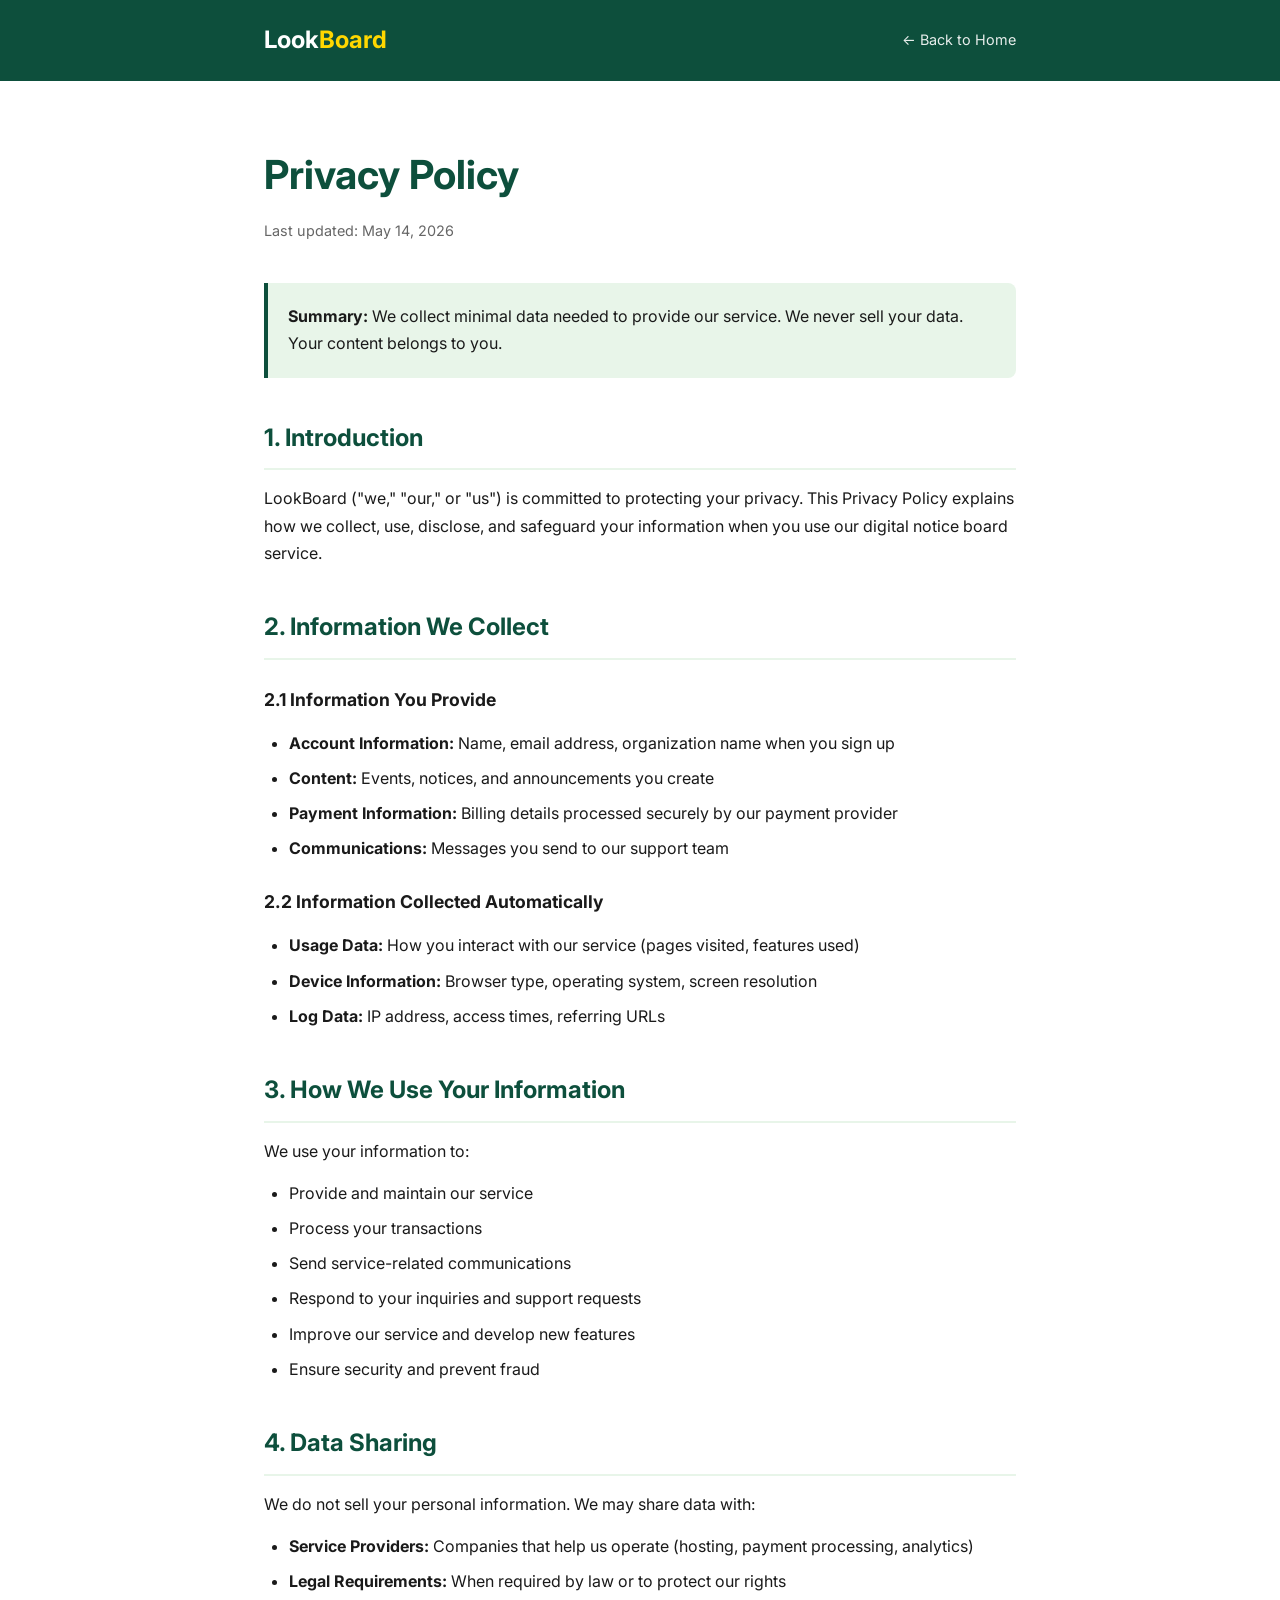
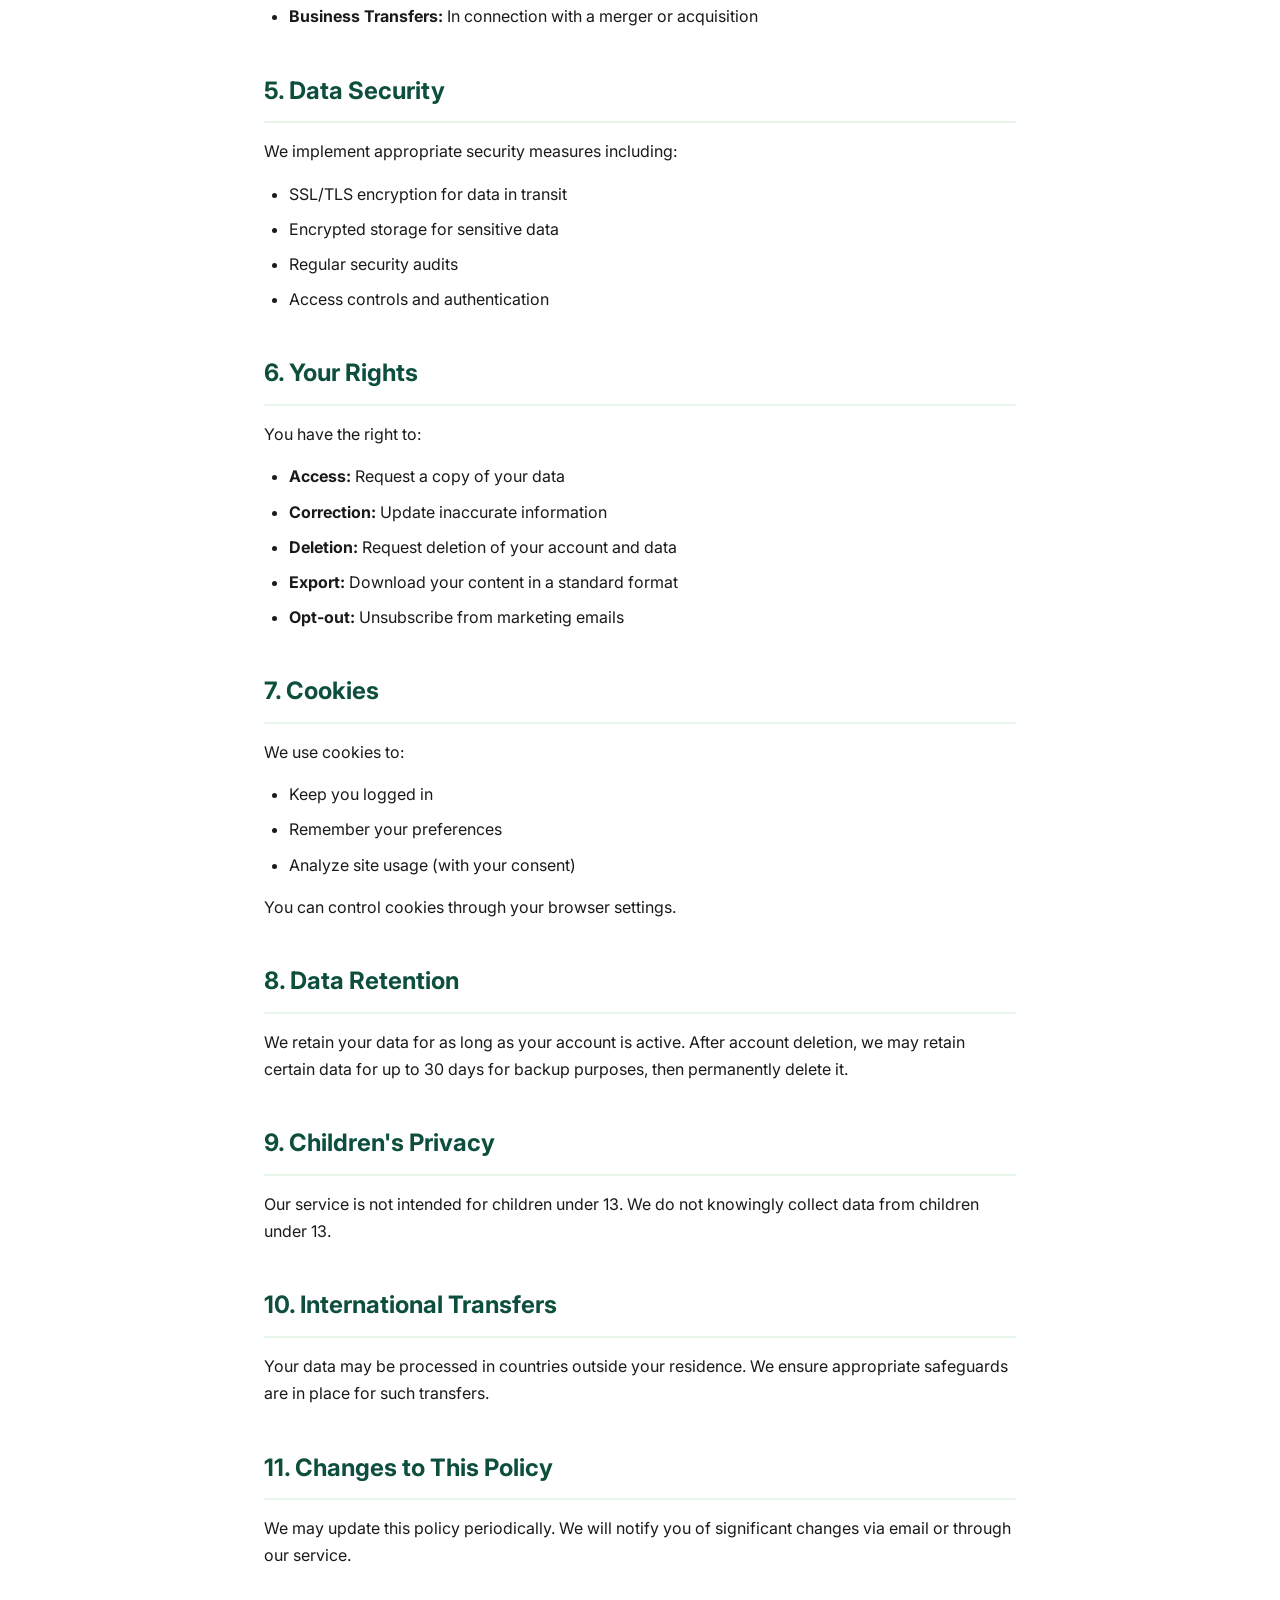
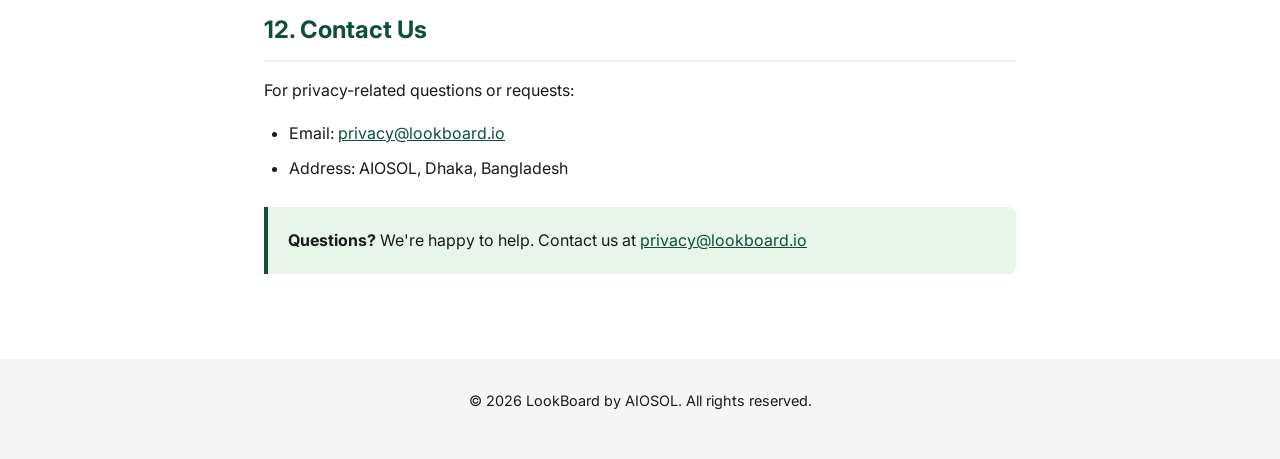
<file: landing-page/privacy.html>
<!DOCTYPE html>
<html lang="en">
<head>
    <meta charset="UTF-8">
    <meta name="viewport" content="width=device-width, initial-scale=1.0">
    <meta name="description" content="LookBoard Privacy Policy - How we collect, use, and protect your data.">
    <meta name="robots" content="noindex, follow">
    <title>Privacy Policy | LookBoard - Announce Smartly</title>
    <link rel="icon" type="image/x-icon" href="assets/favicon.ico">
    <link href="https://fonts.googleapis.com/css2?family=Inter:wght@400;500;600;700&display=swap" rel="stylesheet">
    <style>
        :root {
            --primary: #0D4F3C;
            --primary-light: #E8F5E9;
            --accent: #FFD700;
            --text: #1A1A1A;
            --text-light: #666666;
            --white: #FFFFFF;
            --gray-light: #F5F5F5;
        }

        * {
            margin: 0;
            padding: 0;
            box-sizing: border-box;
        }

        body {
            font-family: 'Inter', sans-serif;
            line-height: 1.7;
            color: var(--text);
            background: var(--white);
        }

        .container {
            max-width: 800px;
            margin: 0 auto;
            padding: 0 24px;
        }

        header {
            background: var(--primary);
            padding: 20px 0;
        }

        .header-content {
            display: flex;
            justify-content: space-between;
            align-items: center;
        }

        .logo {
            color: var(--white);
            font-size: 1.5rem;
            font-weight: 700;
            text-decoration: none;
        }

        .logo span {
            color: var(--accent);
        }

        .back-link {
            color: var(--white);
            text-decoration: none;
            font-size: 0.9rem;
            opacity: 0.9;
            transition: opacity 0.3s;
        }

        .back-link:hover {
            opacity: 1;
        }

        main {
            padding: 60px 0;
        }

        h1 {
            font-size: 2.5rem;
            color: var(--primary);
            margin-bottom: 10px;
        }

        .last-updated {
            color: var(--text-light);
            font-size: 0.9rem;
            margin-bottom: 40px;
        }

        h2 {
            font-size: 1.5rem;
            color: var(--primary);
            margin: 40px 0 15px;
            padding-bottom: 10px;
            border-bottom: 2px solid var(--primary-light);
        }

        h3 {
            font-size: 1.1rem;
            color: var(--text);
            margin: 25px 0 10px;
        }

        p {
            margin-bottom: 15px;
            color: var(--text);
        }

        ul, ol {
            margin: 15px 0 15px 25px;
        }

        li {
            margin-bottom: 8px;
        }

        .highlight-box {
            background: var(--primary-light);
            border-left: 4px solid var(--primary);
            padding: 20px;
            margin: 25px 0;
            border-radius: 0 8px 8px 0;
        }

        .highlight-box p {
            margin: 0;
        }

        a {
            color: var(--primary);
        }

        footer {
            background: var(--gray-light);
            padding: 30px 0;
            text-align: center;
            color: var(--text-light);
            font-size: 0.9rem;
        }

        @media (max-width: 768px) {
            h1 {
                font-size: 2rem;
            }

            h2 {
                font-size: 1.3rem;
            }

            main {
                padding: 40px 0;
            }
        }
    </style>
</head>
<body>
    <header>
        <div class="container">
            <div class="header-content">
                <a href="index.html" class="logo">Look<span>Board</span></a>
                <a href="index.html" class="back-link">&larr; Back to Home</a>
            </div>
        </div>
    </header>

    <main>
        <div class="container">
            <h1>Privacy Policy</h1>
            <p class="last-updated">Last updated: May 14, 2026</p>

            <div class="highlight-box">
                <p><strong>Summary:</strong> We collect minimal data needed to provide our service. We never sell your data. Your content belongs to you.</p>
            </div>

            <h2>1. Introduction</h2>
            <p>LookBoard ("we," "our," or "us") is committed to protecting your privacy. This Privacy Policy explains how we collect, use, disclose, and safeguard your information when you use our digital notice board service.</p>

            <h2>2. Information We Collect</h2>

            <h3>2.1 Information You Provide</h3>
            <ul>
                <li><strong>Account Information:</strong> Name, email address, organization name when you sign up</li>
                <li><strong>Content:</strong> Events, notices, and announcements you create</li>
                <li><strong>Payment Information:</strong> Billing details processed securely by our payment provider</li>
                <li><strong>Communications:</strong> Messages you send to our support team</li>
            </ul>

            <h3>2.2 Information Collected Automatically</h3>
            <ul>
                <li><strong>Usage Data:</strong> How you interact with our service (pages visited, features used)</li>
                <li><strong>Device Information:</strong> Browser type, operating system, screen resolution</li>
                <li><strong>Log Data:</strong> IP address, access times, referring URLs</li>
            </ul>

            <h2>3. How We Use Your Information</h2>
            <p>We use your information to:</p>
            <ul>
                <li>Provide and maintain our service</li>
                <li>Process your transactions</li>
                <li>Send service-related communications</li>
                <li>Respond to your inquiries and support requests</li>
                <li>Improve our service and develop new features</li>
                <li>Ensure security and prevent fraud</li>
            </ul>

            <h2>4. Data Sharing</h2>
            <p>We do not sell your personal information. We may share data with:</p>
            <ul>
                <li><strong>Service Providers:</strong> Companies that help us operate (hosting, payment processing, analytics)</li>
                <li><strong>Legal Requirements:</strong> When required by law or to protect our rights</li>
                <li><strong>Business Transfers:</strong> In connection with a merger or acquisition</li>
            </ul>

            <h2>5. Data Security</h2>
            <p>We implement appropriate security measures including:</p>
            <ul>
                <li>SSL/TLS encryption for data in transit</li>
                <li>Encrypted storage for sensitive data</li>
                <li>Regular security audits</li>
                <li>Access controls and authentication</li>
            </ul>

            <h2>6. Your Rights</h2>
            <p>You have the right to:</p>
            <ul>
                <li><strong>Access:</strong> Request a copy of your data</li>
                <li><strong>Correction:</strong> Update inaccurate information</li>
                <li><strong>Deletion:</strong> Request deletion of your account and data</li>
                <li><strong>Export:</strong> Download your content in a standard format</li>
                <li><strong>Opt-out:</strong> Unsubscribe from marketing emails</li>
            </ul>

            <h2>7. Cookies</h2>
            <p>We use cookies to:</p>
            <ul>
                <li>Keep you logged in</li>
                <li>Remember your preferences</li>
                <li>Analyze site usage (with your consent)</li>
            </ul>
            <p>You can control cookies through your browser settings.</p>

            <h2>8. Data Retention</h2>
            <p>We retain your data for as long as your account is active. After account deletion, we may retain certain data for up to 30 days for backup purposes, then permanently delete it.</p>

            <h2>9. Children's Privacy</h2>
            <p>Our service is not intended for children under 13. We do not knowingly collect data from children under 13.</p>

            <h2>10. International Transfers</h2>
            <p>Your data may be processed in countries outside your residence. We ensure appropriate safeguards are in place for such transfers.</p>

            <h2>11. Changes to This Policy</h2>
            <p>We may update this policy periodically. We will notify you of significant changes via email or through our service.</p>

            <h2>12. Contact Us</h2>
            <p>For privacy-related questions or requests:</p>
            <ul>
                <li>Email: <a href="mailto:privacy@lookboard.io">privacy@lookboard.io</a></li>
                <li>Address: AIOSOL, Dhaka, Bangladesh</li>
            </ul>

            <div class="highlight-box">
                <p><strong>Questions?</strong> We're happy to help. Contact us at <a href="mailto:privacy@lookboard.io">privacy@lookboard.io</a></p>
            </div>
        </div>
    </main>

    <footer>
        <div class="container">
            <p>&copy; 2026 LookBoard by AIOSOL. All rights reserved.</p>
        </div>
    </footer>
</body>
</html>
</file>
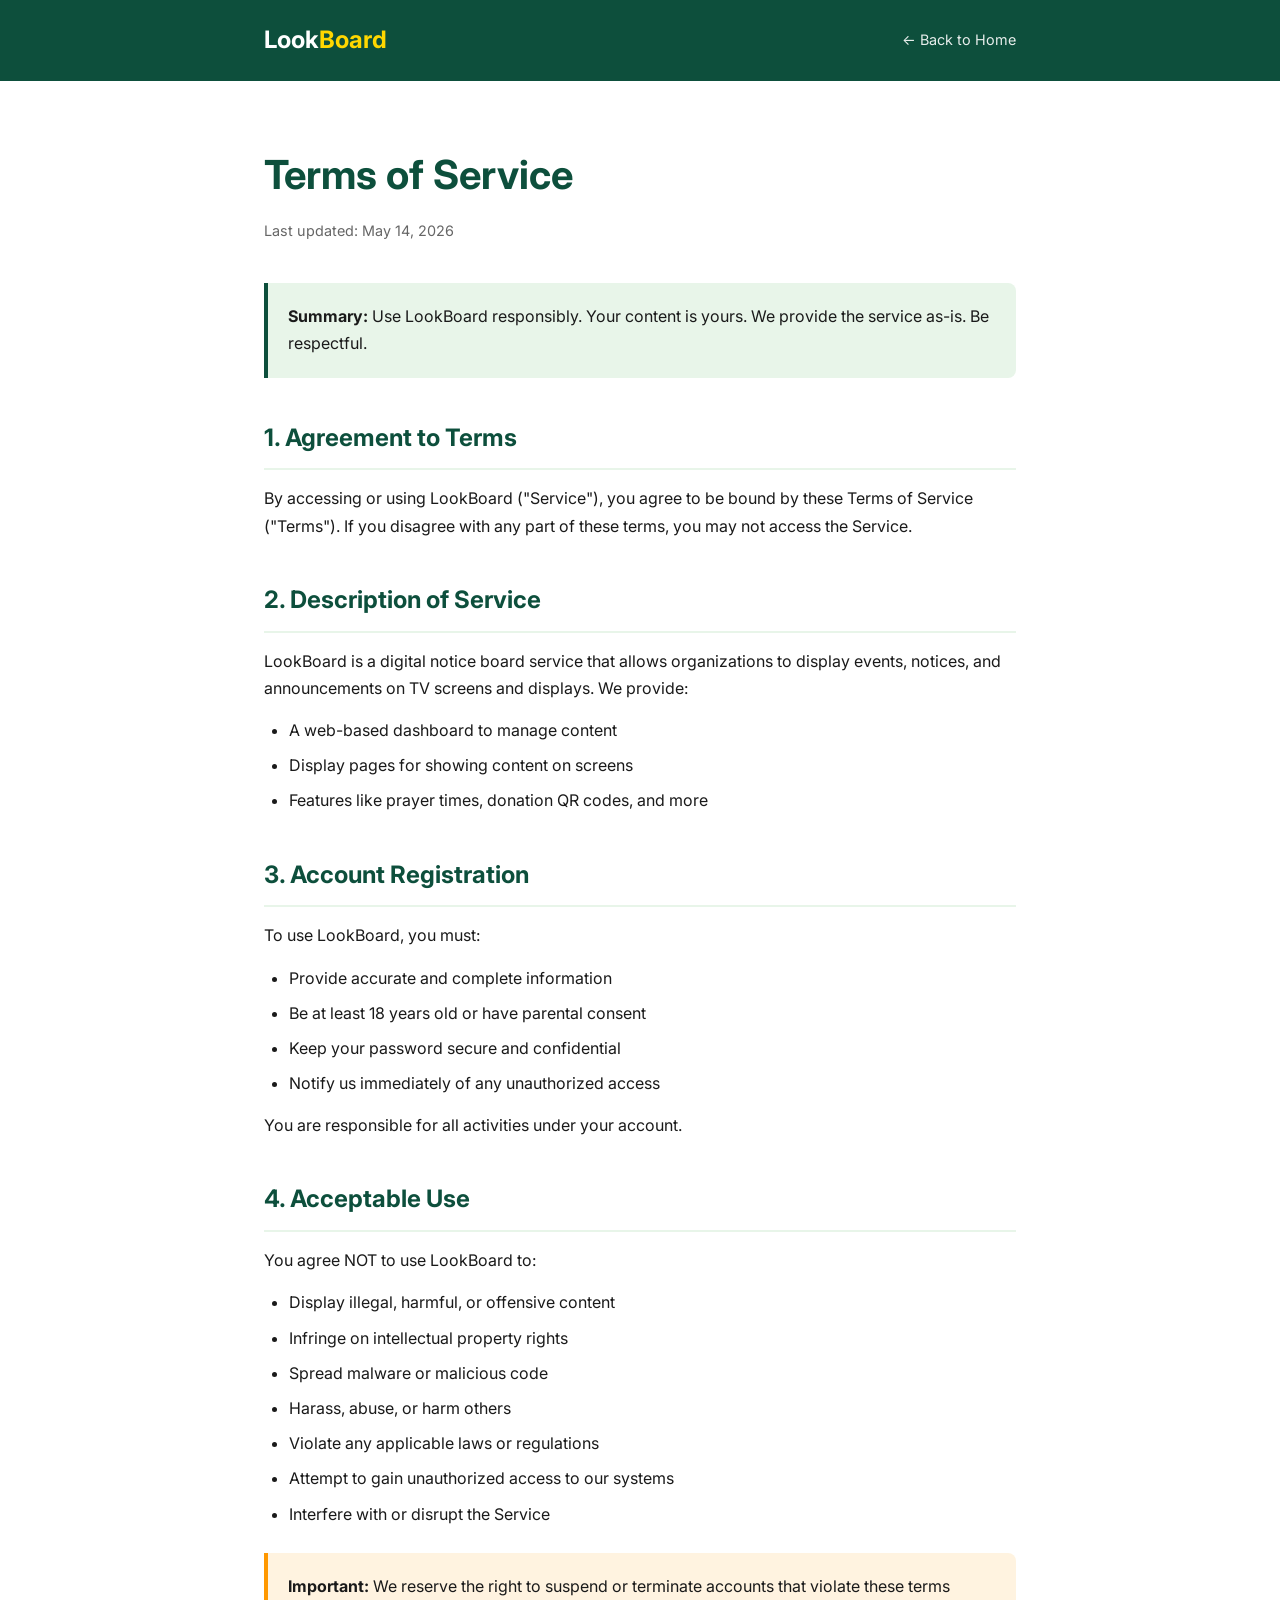
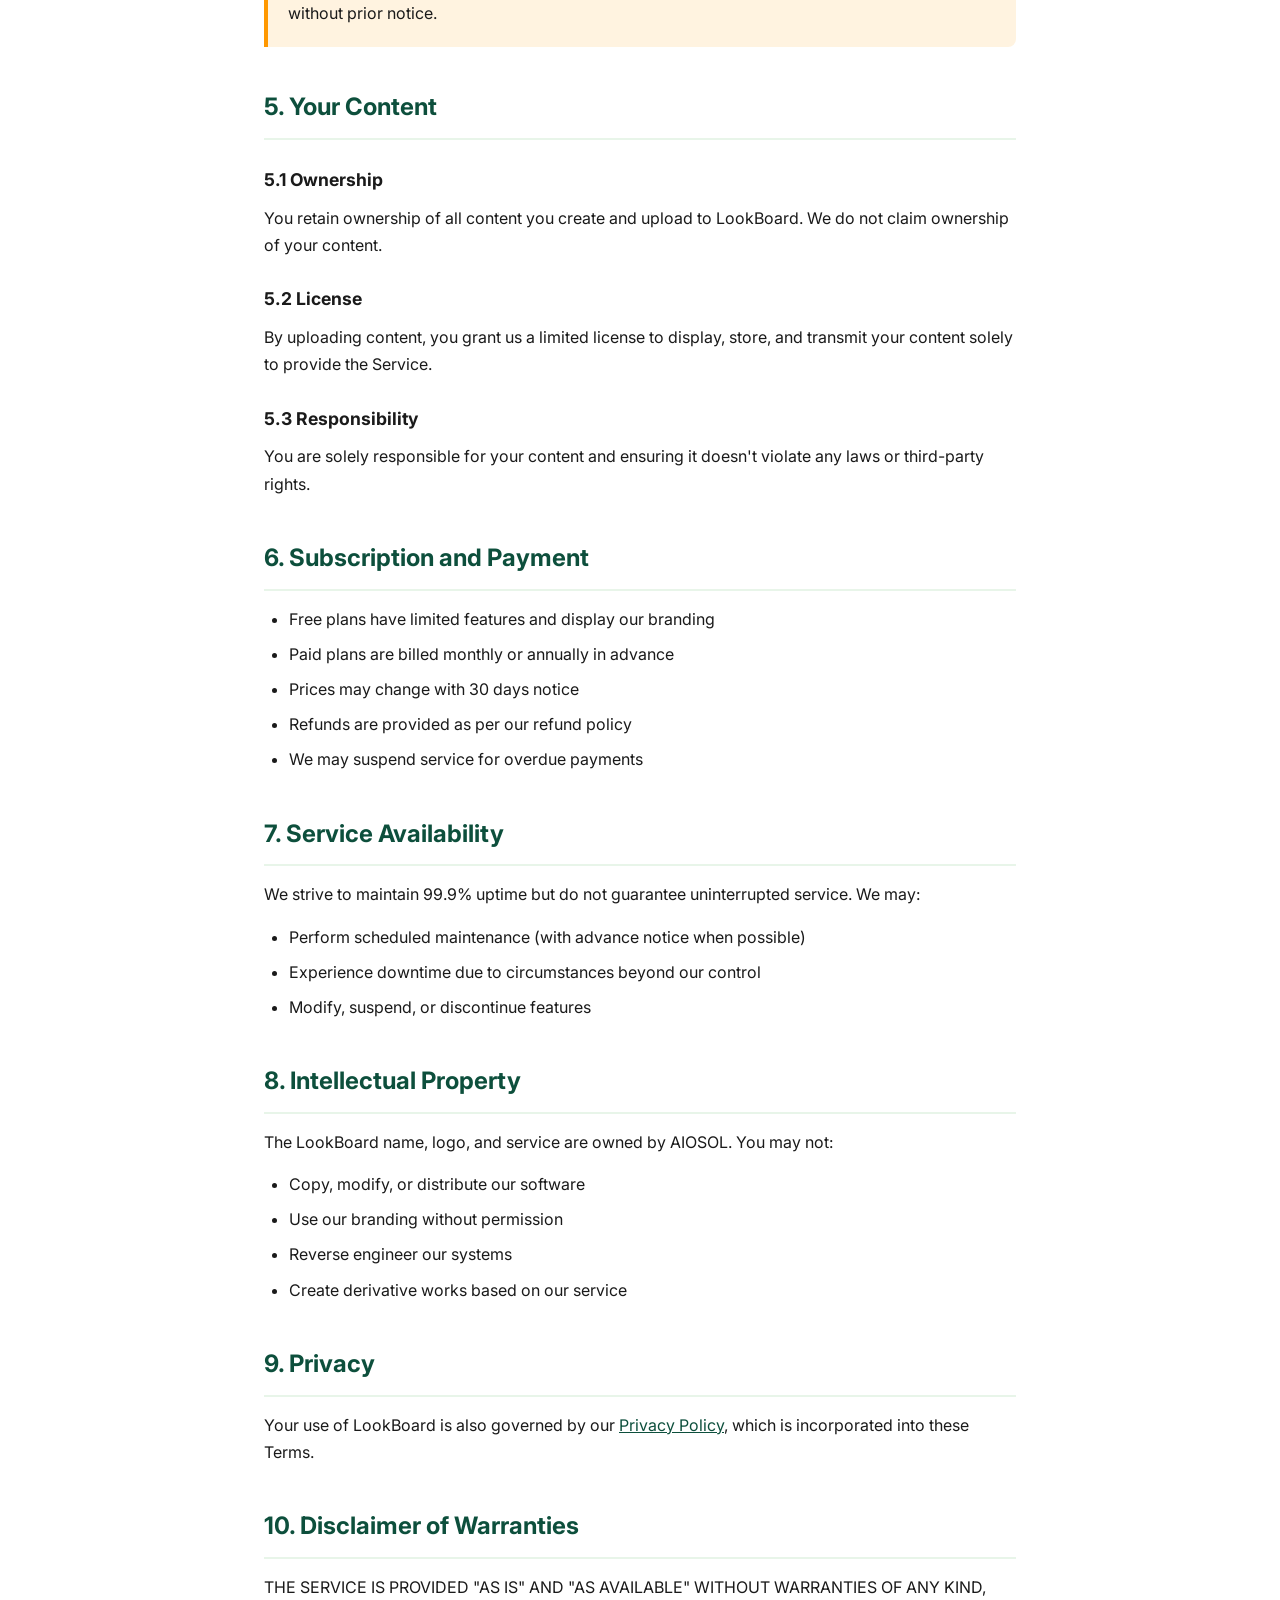
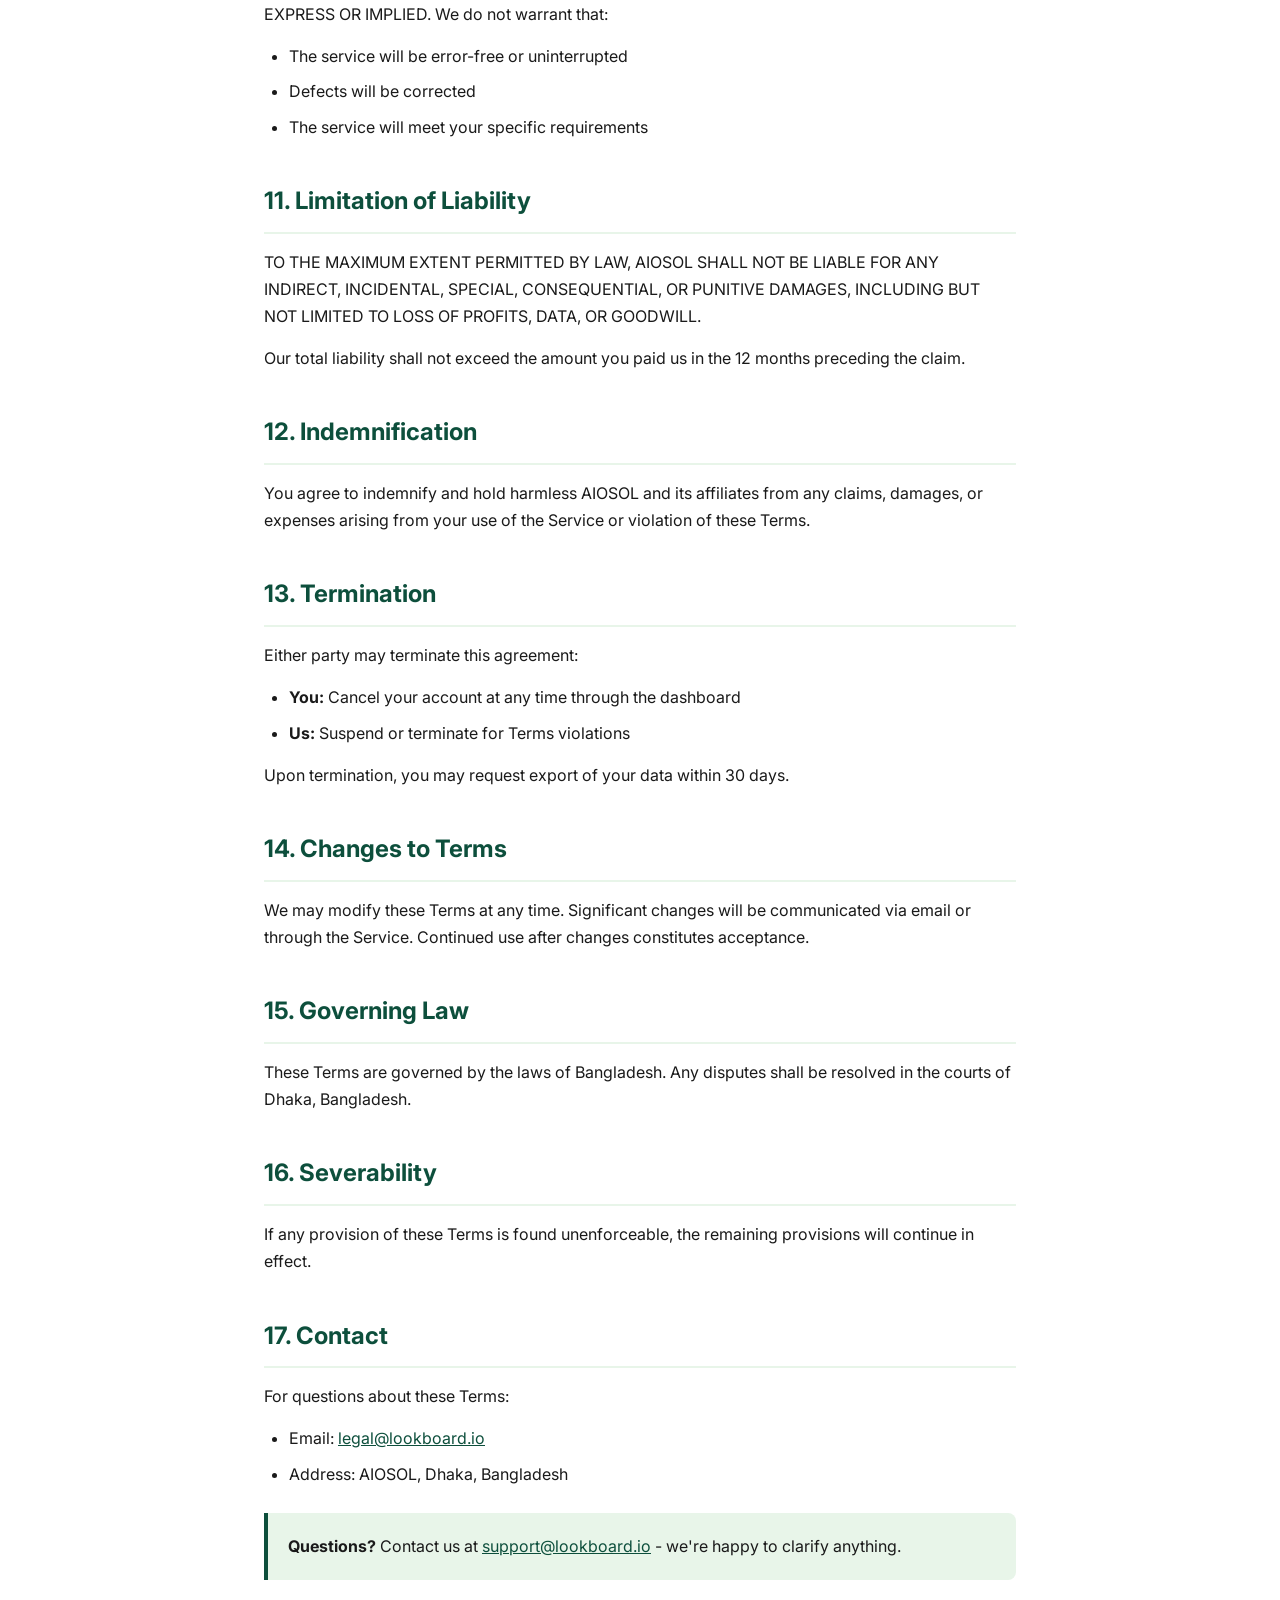
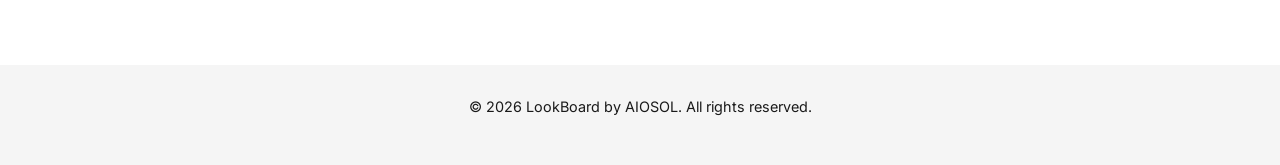
<file: landing-page/terms.html>
<!DOCTYPE html>
<html lang="en">
<head>
    <meta charset="UTF-8">
    <meta name="viewport" content="width=device-width, initial-scale=1.0">
    <meta name="description" content="LookBoard Terms of Service - Rules and guidelines for using our digital notice board service.">
    <meta name="robots" content="noindex, follow">
    <title>Terms of Service | LookBoard - Announce Smartly</title>
    <link rel="icon" type="image/x-icon" href="assets/favicon.ico">
    <link href="https://fonts.googleapis.com/css2?family=Inter:wght@400;500;600;700&display=swap" rel="stylesheet">
    <style>
        :root {
            --primary: #0D4F3C;
            --primary-light: #E8F5E9;
            --accent: #FFD700;
            --text: #1A1A1A;
            --text-light: #666666;
            --white: #FFFFFF;
            --gray-light: #F5F5F5;
        }

        * {
            margin: 0;
            padding: 0;
            box-sizing: border-box;
        }

        body {
            font-family: 'Inter', sans-serif;
            line-height: 1.7;
            color: var(--text);
            background: var(--white);
        }

        .container {
            max-width: 800px;
            margin: 0 auto;
            padding: 0 24px;
        }

        header {
            background: var(--primary);
            padding: 20px 0;
        }

        .header-content {
            display: flex;
            justify-content: space-between;
            align-items: center;
        }

        .logo {
            color: var(--white);
            font-size: 1.5rem;
            font-weight: 700;
            text-decoration: none;
        }

        .logo span {
            color: var(--accent);
        }

        .back-link {
            color: var(--white);
            text-decoration: none;
            font-size: 0.9rem;
            opacity: 0.9;
            transition: opacity 0.3s;
        }

        .back-link:hover {
            opacity: 1;
        }

        main {
            padding: 60px 0;
        }

        h1 {
            font-size: 2.5rem;
            color: var(--primary);
            margin-bottom: 10px;
        }

        .last-updated {
            color: var(--text-light);
            font-size: 0.9rem;
            margin-bottom: 40px;
        }

        h2 {
            font-size: 1.5rem;
            color: var(--primary);
            margin: 40px 0 15px;
            padding-bottom: 10px;
            border-bottom: 2px solid var(--primary-light);
        }

        h3 {
            font-size: 1.1rem;
            color: var(--text);
            margin: 25px 0 10px;
        }

        p {
            margin-bottom: 15px;
            color: var(--text);
        }

        ul, ol {
            margin: 15px 0 15px 25px;
        }

        li {
            margin-bottom: 8px;
        }

        .highlight-box {
            background: var(--primary-light);
            border-left: 4px solid var(--primary);
            padding: 20px;
            margin: 25px 0;
            border-radius: 0 8px 8px 0;
        }

        .highlight-box p {
            margin: 0;
        }

        .warning-box {
            background: #FFF3E0;
            border-left: 4px solid #FF9800;
            padding: 20px;
            margin: 25px 0;
            border-radius: 0 8px 8px 0;
        }

        .warning-box p {
            margin: 0;
        }

        a {
            color: var(--primary);
        }

        footer {
            background: var(--gray-light);
            padding: 30px 0;
            text-align: center;
            color: var(--text-light);
            font-size: 0.9rem;
        }

        @media (max-width: 768px) {
            h1 {
                font-size: 2rem;
            }

            h2 {
                font-size: 1.3rem;
            }

            main {
                padding: 40px 0;
            }
        }
    </style>
</head>
<body>
    <header>
        <div class="container">
            <div class="header-content">
                <a href="index.html" class="logo">Look<span>Board</span></a>
                <a href="index.html" class="back-link">&larr; Back to Home</a>
            </div>
        </div>
    </header>

    <main>
        <div class="container">
            <h1>Terms of Service</h1>
            <p class="last-updated">Last updated: May 14, 2026</p>

            <div class="highlight-box">
                <p><strong>Summary:</strong> Use LookBoard responsibly. Your content is yours. We provide the service as-is. Be respectful.</p>
            </div>

            <h2>1. Agreement to Terms</h2>
            <p>By accessing or using LookBoard ("Service"), you agree to be bound by these Terms of Service ("Terms"). If you disagree with any part of these terms, you may not access the Service.</p>

            <h2>2. Description of Service</h2>
            <p>LookBoard is a digital notice board service that allows organizations to display events, notices, and announcements on TV screens and displays. We provide:</p>
            <ul>
                <li>A web-based dashboard to manage content</li>
                <li>Display pages for showing content on screens</li>
                <li>Features like prayer times, donation QR codes, and more</li>
            </ul>

            <h2>3. Account Registration</h2>
            <p>To use LookBoard, you must:</p>
            <ul>
                <li>Provide accurate and complete information</li>
                <li>Be at least 18 years old or have parental consent</li>
                <li>Keep your password secure and confidential</li>
                <li>Notify us immediately of any unauthorized access</li>
            </ul>
            <p>You are responsible for all activities under your account.</p>

            <h2>4. Acceptable Use</h2>
            <p>You agree NOT to use LookBoard to:</p>
            <ul>
                <li>Display illegal, harmful, or offensive content</li>
                <li>Infringe on intellectual property rights</li>
                <li>Spread malware or malicious code</li>
                <li>Harass, abuse, or harm others</li>
                <li>Violate any applicable laws or regulations</li>
                <li>Attempt to gain unauthorized access to our systems</li>
                <li>Interfere with or disrupt the Service</li>
            </ul>

            <div class="warning-box">
                <p><strong>Important:</strong> We reserve the right to suspend or terminate accounts that violate these terms without prior notice.</p>
            </div>

            <h2>5. Your Content</h2>
            <h3>5.1 Ownership</h3>
            <p>You retain ownership of all content you create and upload to LookBoard. We do not claim ownership of your content.</p>

            <h3>5.2 License</h3>
            <p>By uploading content, you grant us a limited license to display, store, and transmit your content solely to provide the Service.</p>

            <h3>5.3 Responsibility</h3>
            <p>You are solely responsible for your content and ensuring it doesn't violate any laws or third-party rights.</p>

            <h2>6. Subscription and Payment</h2>
            <ul>
                <li>Free plans have limited features and display our branding</li>
                <li>Paid plans are billed monthly or annually in advance</li>
                <li>Prices may change with 30 days notice</li>
                <li>Refunds are provided as per our refund policy</li>
                <li>We may suspend service for overdue payments</li>
            </ul>

            <h2>7. Service Availability</h2>
            <p>We strive to maintain 99.9% uptime but do not guarantee uninterrupted service. We may:</p>
            <ul>
                <li>Perform scheduled maintenance (with advance notice when possible)</li>
                <li>Experience downtime due to circumstances beyond our control</li>
                <li>Modify, suspend, or discontinue features</li>
            </ul>

            <h2>8. Intellectual Property</h2>
            <p>The LookBoard name, logo, and service are owned by AIOSOL. You may not:</p>
            <ul>
                <li>Copy, modify, or distribute our software</li>
                <li>Use our branding without permission</li>
                <li>Reverse engineer our systems</li>
                <li>Create derivative works based on our service</li>
            </ul>

            <h2>9. Privacy</h2>
            <p>Your use of LookBoard is also governed by our <a href="privacy.html">Privacy Policy</a>, which is incorporated into these Terms.</p>

            <h2>10. Disclaimer of Warranties</h2>
            <p>THE SERVICE IS PROVIDED "AS IS" AND "AS AVAILABLE" WITHOUT WARRANTIES OF ANY KIND, EXPRESS OR IMPLIED. We do not warrant that:</p>
            <ul>
                <li>The service will be error-free or uninterrupted</li>
                <li>Defects will be corrected</li>
                <li>The service will meet your specific requirements</li>
            </ul>

            <h2>11. Limitation of Liability</h2>
            <p>TO THE MAXIMUM EXTENT PERMITTED BY LAW, AIOSOL SHALL NOT BE LIABLE FOR ANY INDIRECT, INCIDENTAL, SPECIAL, CONSEQUENTIAL, OR PUNITIVE DAMAGES, INCLUDING BUT NOT LIMITED TO LOSS OF PROFITS, DATA, OR GOODWILL.</p>
            <p>Our total liability shall not exceed the amount you paid us in the 12 months preceding the claim.</p>

            <h2>12. Indemnification</h2>
            <p>You agree to indemnify and hold harmless AIOSOL and its affiliates from any claims, damages, or expenses arising from your use of the Service or violation of these Terms.</p>

            <h2>13. Termination</h2>
            <p>Either party may terminate this agreement:</p>
            <ul>
                <li><strong>You:</strong> Cancel your account at any time through the dashboard</li>
                <li><strong>Us:</strong> Suspend or terminate for Terms violations</li>
            </ul>
            <p>Upon termination, you may request export of your data within 30 days.</p>

            <h2>14. Changes to Terms</h2>
            <p>We may modify these Terms at any time. Significant changes will be communicated via email or through the Service. Continued use after changes constitutes acceptance.</p>

            <h2>15. Governing Law</h2>
            <p>These Terms are governed by the laws of Bangladesh. Any disputes shall be resolved in the courts of Dhaka, Bangladesh.</p>

            <h2>16. Severability</h2>
            <p>If any provision of these Terms is found unenforceable, the remaining provisions will continue in effect.</p>

            <h2>17. Contact</h2>
            <p>For questions about these Terms:</p>
            <ul>
                <li>Email: <a href="mailto:legal@lookboard.io">legal@lookboard.io</a></li>
                <li>Address: AIOSOL, Dhaka, Bangladesh</li>
            </ul>

            <div class="highlight-box">
                <p><strong>Questions?</strong> Contact us at <a href="mailto:support@lookboard.io">support@lookboard.io</a> - we're happy to clarify anything.</p>
            </div>
        </div>
    </main>

    <footer>
        <div class="container">
            <p>&copy; 2026 LookBoard by AIOSOL. All rights reserved.</p>
        </div>
    </footer>
</body>
</html>
</file>
<file: landing-page/styles.css>
/* ========================================
   NoticeUp Landing Page Styles v2.0
   Clean, Minimal, High-Converting
   All Gaps Fixed
   ======================================== */

/* CSS Variables - Design System */
:root {
    /* Primary Colors */
    --color-primary: #0F172A;
    --color-primary-light: #1E293B;
    --color-primary-lighter: #334155;

    /* Accent Colors */
    --color-accent: #F97316;
    --color-accent-hover: #EA580C;
    --color-accent-light: #FED7AA;
    --color-success: #10B981;
    --color-success-light: #D1FAE5;
    --color-warning: #F59E0B;
    --color-error: #EF4444;

    /* Neutral Colors */
    --color-white: #FFFFFF;
    --color-bg-light: #F8FAFC;
    --color-bg-section: #F1F5F9;
    --color-text: #64748B;
    --color-text-dark: #0F172A;
    --color-text-light: #94A3B8;
    --color-border: #E2E8F0;
    --color-border-light: #F1F5F9;

    /* Gradients */
    --gradient-primary: linear-gradient(135deg, #F97316 0%, #FB923C 100%);
    --gradient-dark: linear-gradient(135deg, #0F172A 0%, #1E293B 100%);
    --gradient-success: linear-gradient(135deg, #10B981 0%, #34D399 100%);

    /* Shadows */
    --shadow-sm: 0 1px 2px rgba(0, 0, 0, 0.05);
    --shadow-md: 0 4px 6px -1px rgba(0, 0, 0, 0.1), 0 2px 4px -1px rgba(0, 0, 0, 0.06);
    --shadow-lg: 0 10px 15px -3px rgba(0, 0, 0, 0.1), 0 4px 6px -2px rgba(0, 0, 0, 0.05);
    --shadow-xl: 0 20px 25px -5px rgba(0, 0, 0, 0.1), 0 10px 10px -5px rgba(0, 0, 0, 0.04);
    --shadow-accent: 0 4px 14px rgba(249, 115, 22, 0.4);

    /* Spacing */
    --space-xs: 0.25rem;
    --space-sm: 0.5rem;
    --space-md: 1rem;
    --space-lg: 1.5rem;
    --space-xl: 2rem;
    --space-2xl: 3rem;
    --space-3xl: 4rem;
    --space-4xl: 6rem;
    --space-5xl: 8rem;

    /* Border Radius */
    --radius-sm: 0.375rem;
    --radius-md: 0.5rem;
    --radius-lg: 0.75rem;
    --radius-xl: 1rem;
    --radius-2xl: 1.5rem;
    --radius-full: 9999px;

    /* Transitions */
    --transition-fast: 150ms ease;
    --transition-base: 200ms ease;
    --transition-slow: 300ms ease;
    --transition-bounce: 300ms cubic-bezier(0.68, -0.55, 0.265, 1.55);

    /* Typography */
    --font-family: 'Inter', -apple-system, BlinkMacSystemFont, 'Segoe UI', Roboto, sans-serif;
    --font-size-xs: 0.75rem;
    --font-size-sm: 0.875rem;
    --font-size-base: 1rem;
    --font-size-lg: 1.125rem;
    --font-size-xl: 1.25rem;
    --font-size-2xl: 1.5rem;
    --font-size-3xl: 1.875rem;
    --font-size-4xl: 2.25rem;
    --font-size-5xl: 3rem;

    /* Z-index */
    --z-dropdown: 100;
    --z-sticky: 200;
    --z-fixed: 300;
    --z-modal-backdrop: 400;
    --z-modal: 500;
    --z-popover: 600;
    --z-tooltip: 700;
}

/* ========================================
   Reset & Base Styles
   ======================================== */
*, *::before, *::after {
    box-sizing: border-box;
    margin: 0;
    padding: 0;
}

html {
    scroll-behavior: smooth;
    -webkit-font-smoothing: antialiased;
    -moz-osx-font-smoothing: grayscale;
    scroll-padding-top: 100px;
}

body {
    font-family: var(--font-family);
    font-size: var(--font-size-base);
    line-height: 1.6;
    color: var(--color-text);
    background-color: var(--color-white);
    overflow-x: hidden;
}

img {
    max-width: 100%;
    height: auto;
    display: block;
}

a {
    text-decoration: none;
    color: inherit;
    transition: color var(--transition-base);
}

a:focus-visible {
    outline: 2px solid var(--color-accent);
    outline-offset: 2px;
}

button {
    font-family: inherit;
    cursor: pointer;
    border: none;
    background: none;
}

button:focus-visible {
    outline: 2px solid var(--color-accent);
    outline-offset: 2px;
}

ul, ol {
    list-style: none;
}

/* Accessibility */
.skip-link {
    position: absolute;
    top: -100%;
    left: 50%;
    transform: translateX(-50%);
    padding: var(--space-md) var(--space-xl);
    background: var(--color-primary);
    color: var(--color-white);
    border-radius: var(--radius-md);
    z-index: var(--z-tooltip);
    transition: top var(--transition-base);
}

.skip-link:focus {
    top: var(--space-md);
}

.visually-hidden {
    position: absolute;
    width: 1px;
    height: 1px;
    padding: 0;
    margin: -1px;
    overflow: hidden;
    clip: rect(0, 0, 0, 0);
    white-space: nowrap;
    border: 0;
}

/* Container */
.container {
    width: 100%;
    max-width: 1200px;
    margin: 0 auto;
    padding: 0 var(--space-xl);
}

/* Improve touch targets on mobile */
@media (hover: none) and (pointer: coarse) {
    a, button {
        min-height: 44px;
        min-width: 44px;
    }
}

/* Smooth scroll behavior for all */
@media (prefers-reduced-motion: reduce) {
    html {
        scroll-behavior: auto;
    }

    *, *::before, *::after {
        animation-duration: 0.01ms !important;
        animation-iteration-count: 1 !important;
        transition-duration: 0.01ms !important;
    }
}

/* ========================================
   Cookie Banner
   ======================================== */
.cookie-banner {
    position: fixed;
    bottom: 0;
    left: 0;
    right: 0;
    background: var(--color-white);
    padding: var(--space-lg);
    box-shadow: 0 -4px 20px rgba(0, 0, 0, 0.1);
    z-index: var(--z-modal);
    transform: translateY(100%);
    transition: transform var(--transition-slow);
}

.cookie-banner.show {
    transform: translateY(0);
}

.cookie-content {
    max-width: 1200px;
    margin: 0 auto;
    display: flex;
    align-items: center;
    justify-content: space-between;
    gap: var(--space-lg);
    flex-wrap: wrap;
}

.cookie-content p {
    margin: 0;
    font-size: var(--font-size-sm);
}

.cookie-content a {
    color: var(--color-accent);
    text-decoration: underline;
}

.cookie-buttons {
    display: flex;
    gap: var(--space-sm);
}

/* ========================================
   Buttons
   ======================================== */
.btn {
    display: inline-flex;
    align-items: center;
    justify-content: center;
    gap: var(--space-sm);
    padding: var(--space-md) var(--space-xl);
    font-size: var(--font-size-sm);
    font-weight: 600;
    border-radius: var(--radius-lg);
    transition: all var(--transition-base);
    cursor: pointer;
    white-space: nowrap;
}

.btn-sm {
    padding: var(--space-sm) var(--space-md);
    font-size: var(--font-size-xs);
}

.btn-lg {
    padding: var(--space-lg) var(--space-2xl);
    font-size: var(--font-size-base);
}

.btn-block {
    width: 100%;
}

.btn-primary {
    background: var(--gradient-primary);
    color: white;
    box-shadow: var(--shadow-accent);
}

.btn-primary:hover {
    transform: translateY(-2px);
    box-shadow: 0 6px 20px rgba(249, 115, 22, 0.5);
}

.btn-outline {
    background: transparent;
    color: var(--color-text-dark);
    border: 2px solid var(--color-border);
}

.btn-outline:hover {
    border-color: var(--color-accent);
    color: var(--color-accent);
}

.btn-text {
    background: transparent;
    color: var(--color-text);
    padding: var(--space-sm);
}

.btn-text:hover {
    color: var(--color-text-dark);
}

.btn-icon, .btn-icon-left {
    width: 18px;
    height: 18px;
    flex-shrink: 0;
}

/* ========================================
   Navigation
   ======================================== */
.navbar {
    position: fixed;
    top: 0;
    left: 0;
    right: 0;
    z-index: var(--z-fixed);
    background: rgba(255, 255, 255, 0.95);
    backdrop-filter: blur(10px);
    -webkit-backdrop-filter: blur(10px);
    border-bottom: 1px solid transparent;
    transition: all var(--transition-base);
}

.navbar.scrolled {
    border-bottom-color: var(--color-border);
    box-shadow: var(--shadow-sm);
}

.nav-container {
    display: flex;
    align-items: center;
    justify-content: space-between;
    height: 72px;
    gap: var(--space-xl);
}

.logo {
    display: flex;
    align-items: center;
    gap: var(--space-sm);
    font-weight: 700;
    font-size: var(--font-size-xl);
    color: var(--color-text-dark);
}

.logo-icon {
    display: flex;
    align-items: center;
    justify-content: center;
    width: 36px;
    height: 36px;
    background: var(--gradient-primary);
    color: white;
    border-radius: var(--radius-md);
    font-weight: 800;
}

.nav-links {
    display: flex;
    gap: var(--space-xl);
}

.nav-links a {
    font-size: var(--font-size-sm);
    font-weight: 500;
    color: var(--color-text);
    transition: color var(--transition-fast);
    padding: var(--space-sm) 0;
}

.nav-links a:hover {
    color: var(--color-text-dark);
}

.nav-actions {
    display: flex;
    align-items: center;
    gap: var(--space-lg);
}

.nav-link-login {
    font-size: var(--font-size-sm);
    font-weight: 500;
    color: var(--color-text);
}

.nav-link-login:hover {
    color: var(--color-text-dark);
}

.nav-cta {
    padding: var(--space-sm) var(--space-lg) !important;
}

.mobile-menu-btn {
    display: none;
    flex-direction: column;
    gap: 5px;
    padding: var(--space-sm);
}

.mobile-menu-btn span {
    display: block;
    width: 24px;
    height: 2px;
    background: var(--color-text-dark);
    border-radius: 2px;
    transition: all var(--transition-base);
}

.mobile-menu-btn.active span:nth-child(1) {
    transform: rotate(45deg) translate(5px, 5px);
}

.mobile-menu-btn.active span:nth-child(2) {
    opacity: 0;
}

.mobile-menu-btn.active span:nth-child(3) {
    transform: rotate(-45deg) translate(5px, -5px);
}

/* ========================================
   Section Styles
   ======================================== */
section {
    padding: var(--space-5xl) 0;
}

.section-header {
    text-align: center;
    max-width: 700px;
    margin: 0 auto var(--space-3xl);
}

.section-tag {
    display: inline-block;
    padding: var(--space-xs) var(--space-md);
    background: rgba(249, 115, 22, 0.1);
    color: var(--color-accent);
    font-size: var(--font-size-xs);
    font-weight: 600;
    border-radius: var(--radius-full);
    margin-bottom: var(--space-md);
    text-transform: uppercase;
    letter-spacing: 0.5px;
}

.section-title {
    font-size: clamp(1.75rem, 4vw, 2.5rem);
    font-weight: 800;
    color: var(--color-text-dark);
    line-height: 1.2;
    margin-bottom: var(--space-md);
    letter-spacing: -0.01em;
}

.section-subtitle {
    font-size: var(--font-size-lg);
    color: var(--color-text);
    max-width: 600px;
    margin: 0 auto;
}

/* ========================================
   Hero Section
   ======================================== */
.hero {
    position: relative;
    padding: calc(72px + var(--space-4xl)) 0 var(--space-4xl);
    min-height: 100vh;
    display: flex;
    align-items: center;
    overflow: hidden;
}

.hero .container {
    display: grid;
    grid-template-columns: 1fr 1fr;
    gap: var(--space-3xl);
    align-items: center;
}

.hero-badge {
    display: inline-flex;
    align-items: center;
    gap: var(--space-sm);
    padding: var(--space-sm) var(--space-md);
    background: var(--color-success-light);
    color: var(--color-success);
    font-size: var(--font-size-sm);
    font-weight: 500;
    border-radius: var(--radius-full);
    margin-bottom: var(--space-lg);
}

.badge-dot {
    width: 8px;
    height: 8px;
    background: var(--color-success);
    border-radius: 50%;
    animation: pulse 2s infinite;
}

@keyframes pulse {
    0%, 100% { opacity: 1; transform: scale(1); }
    50% { opacity: 0.5; transform: scale(1.1); }
}

.hero-title {
    font-size: clamp(2.25rem, 5vw, 3.5rem);
    font-weight: 800;
    color: var(--color-text-dark);
    line-height: 1.15;
    margin-bottom: var(--space-lg);
    letter-spacing: -0.02em;
}

.gradient-text {
    background: var(--gradient-primary);
    -webkit-background-clip: text;
    -webkit-text-fill-color: transparent;
    background-clip: text;
}

.hero-subtitle {
    font-size: var(--font-size-xl);
    color: var(--color-text);
    margin-bottom: var(--space-xl);
    max-width: 520px;
    line-height: 1.7;
}

.hero-cta {
    display: flex;
    gap: var(--space-md);
    margin-bottom: var(--space-xl);
    flex-wrap: wrap;
}

.hero-trust {
    display: flex;
    gap: var(--space-lg);
    margin-bottom: var(--space-2xl);
    flex-wrap: wrap;
}

.hero-note {
    display: flex;
    align-items: center;
    gap: var(--space-xs);
    font-size: var(--font-size-sm);
    color: var(--color-text);
}

.hero-note svg {
    width: 16px;
    height: 16px;
    color: var(--color-success);
}

.hero-social-proof {
    display: flex;
    align-items: center;
    gap: var(--space-md);
}

.avatars {
    display: flex;
}

.avatar {
    width: 40px;
    height: 40px;
    border-radius: 50%;
    background: var(--color-primary);
    color: white;
    display: flex;
    align-items: center;
    justify-content: center;
    font-size: var(--font-size-xs);
    font-weight: 600;
    border: 3px solid white;
    margin-left: -10px;
    box-shadow: var(--shadow-sm);
}

.avatar:first-child {
    margin-left: 0;
}

.avatar-more {
    background: var(--color-accent);
}

.social-text {
    display: flex;
    flex-direction: column;
    font-size: var(--font-size-sm);
}

.social-rating {
    color: #FBBF24;
    letter-spacing: 2px;
}

/* Hero Visual */
.hero-visual {
    position: relative;
}

.mockup-container {
    position: relative;
    perspective: 1000px;
}

.mockup-screen {
    background: linear-gradient(135deg, #0D4F3C 0%, #166534 100%);
    border-radius: var(--radius-xl);
    padding: var(--space-md);
    box-shadow: var(--shadow-xl), 0 0 0 1px rgba(255,255,255,0.1) inset;
    transform: rotateY(-5deg) rotateX(3deg);
    transition: transform var(--transition-slow);
}

.mockup-screen:hover {
    transform: rotateY(0) rotateX(0);
}

.mockup-header {
    display: flex;
    justify-content: space-between;
    align-items: center;
    margin-bottom: var(--space-sm);
    color: white;
    padding: var(--space-sm);
}

.mockup-logo {
    font-weight: 700;
    font-size: var(--font-size-lg);
}

.mockup-date {
    display: flex;
    flex-direction: column;
    align-items: center;
    font-size: var(--font-size-xs);
    opacity: 0.9;
}

.mockup-date .hijri {
    font-size: 10px;
    opacity: 0.7;
}

.mockup-time {
    font-size: var(--font-size-2xl);
    font-weight: 700;
}

.mockup-prayer {
    display: flex;
    justify-content: space-between;
    background: rgba(255, 255, 255, 0.1);
    border-radius: var(--radius-md);
    padding: var(--space-sm);
    margin-bottom: var(--space-md);
    gap: var(--space-xs);
}

.prayer-item {
    display: flex;
    flex-direction: column;
    align-items: center;
    text-align: center;
    color: rgba(255, 255, 255, 0.8);
    font-size: 10px;
    padding: var(--space-xs);
    border-radius: var(--radius-sm);
    flex: 1;
}

.prayer-item.active {
    background: rgba(255, 215, 0, 0.2);
    color: #FFD700;
}

.prayer-label {
    font-size: 8px;
    background: #FFD700;
    color: #0D4F3C;
    padding: 1px 4px;
    border-radius: 2px;
    margin-bottom: 2px;
}

.prayer-name {
    font-weight: 600;
    font-size: 9px;
}

.prayer-time {
    font-size: var(--font-size-sm);
    font-weight: 700;
}

.mockup-event {
    background: rgba(255, 255, 255, 0.1);
    border-radius: var(--radius-md);
    padding: var(--space-lg);
    text-align: center;
    color: white;
    margin-bottom: var(--space-sm);
}

.live-badge {
    display: inline-flex;
    align-items: center;
    gap: var(--space-xs);
    background: var(--color-success);
    color: white;
    font-size: 10px;
    font-weight: 700;
    padding: var(--space-xs) var(--space-sm);
    border-radius: var(--radius-full);
    margin-bottom: var(--space-sm);
}

.live-dot {
    width: 6px;
    height: 6px;
    background: white;
    border-radius: 50%;
    animation: pulse 1.5s infinite;
}

.mockup-event h3 {
    font-size: var(--font-size-xl);
    font-weight: 700;
    margin-bottom: var(--space-xs);
}

.mockup-event p {
    font-size: var(--font-size-sm);
    opacity: 0.8;
}

.mockup-qr {
    display: flex;
    align-items: center;
    justify-content: center;
    gap: var(--space-sm);
    margin-top: var(--space-md);
    padding-top: var(--space-md);
    border-top: 1px solid rgba(255,255,255,0.1);
}

.qr-placeholder {
    width: 40px;
    height: 40px;
    background: white;
    color: var(--color-primary);
    display: flex;
    align-items: center;
    justify-content: center;
    font-size: var(--font-size-xs);
    font-weight: 700;
    border-radius: var(--radius-sm);
}

.mockup-qr span {
    font-size: var(--font-size-xs);
    opacity: 0.7;
}

.mockup-ticker {
    background: rgba(0, 0, 0, 0.2);
    padding: var(--space-sm);
    overflow: hidden;
    margin-bottom: var(--space-sm);
    border-radius: var(--radius-sm);
}

.ticker-text {
    display: inline-block;
    white-space: nowrap;
    color: #FFD700;
    font-size: var(--font-size-xs);
    animation: ticker 20s linear infinite;
}

@keyframes ticker {
    0% { transform: translateX(100%); }
    100% { transform: translateX(-100%); }
}

.mockup-footer {
    text-align: center;
    color: rgba(255, 255, 255, 0.4);
    font-size: 10px;
    padding: var(--space-xs);
}

.hero-bg-gradient {
    position: absolute;
    top: 0;
    right: 0;
    width: 60%;
    height: 100%;
    background: radial-gradient(circle at 70% 30%, rgba(249, 115, 22, 0.1) 0%, transparent 50%);
    pointer-events: none;
}

/* ========================================
   Trusted By Section
   ======================================== */
.trusted-by {
    padding: var(--space-3xl) 0;
    background: var(--color-bg-light);
    border-top: 1px solid var(--color-border-light);
    border-bottom: 1px solid var(--color-border-light);
}

.trusted-title {
    text-align: center;
    font-size: var(--font-size-sm);
    color: var(--color-text-light);
    text-transform: uppercase;
    letter-spacing: 1px;
    margin-bottom: var(--space-xl);
}

.trusted-logos {
    display: flex;
    justify-content: center;
    align-items: center;
    gap: var(--space-3xl);
    flex-wrap: wrap;
}

.trusted-logo {
    font-size: var(--font-size-sm);
    font-weight: 600;
    color: var(--color-text-light);
    opacity: 0.7;
    transition: opacity var(--transition-base);
}

.trusted-logo:hover {
    opacity: 1;
}

/* ========================================
   Problem Section
   ======================================== */
.problem {
    background: var(--color-white);
}

.problem-grid {
    display: grid;
    grid-template-columns: repeat(3, 1fr);
    gap: var(--space-xl);
}

.problem-card {
    background: var(--color-bg-light);
    padding: var(--space-2xl);
    border-radius: var(--radius-xl);
    border: 1px solid var(--color-border-light);
    transition: all var(--transition-base);
}

.problem-card:hover {
    transform: translateY(-4px);
    box-shadow: var(--shadow-lg);
    border-color: var(--color-border);
}

.problem-icon {
    width: 56px;
    height: 56px;
    background: #FEE2E2;
    color: #EF4444;
    border-radius: var(--radius-lg);
    display: flex;
    align-items: center;
    justify-content: center;
    margin-bottom: var(--space-lg);
}

.problem-icon svg {
    width: 28px;
    height: 28px;
}

.problem-card h3 {
    font-size: var(--font-size-lg);
    font-weight: 700;
    color: var(--color-text-dark);
    margin-bottom: var(--space-sm);
}

.problem-card p {
    font-size: var(--font-size-base);
    color: var(--color-text);
    line-height: 1.7;
}

/* ========================================
   Solution Section
   ======================================== */
.solution {
    background: var(--color-bg-light);
}

.solution .container {
    display: grid;
    grid-template-columns: 1fr 1fr;
    gap: var(--space-4xl);
    align-items: center;
}

.solution-content {
    max-width: 500px;
}

.solution-text {
    font-size: var(--font-size-lg);
    margin-bottom: var(--space-xl);
    line-height: 1.7;
}

.solution-list {
    display: flex;
    flex-direction: column;
    gap: var(--space-md);
    margin-bottom: var(--space-xl);
}

.solution-list li {
    display: flex;
    align-items: flex-start;
    gap: var(--space-md);
    font-size: var(--font-size-base);
    color: var(--color-text-dark);
}

.check-icon {
    width: 24px;
    height: 24px;
    color: var(--color-success);
    flex-shrink: 0;
    margin-top: 2px;
}

/* Device Mockup */
.device-mockup {
    display: flex;
    align-items: center;
    justify-content: center;
    gap: var(--space-xl);
}

.phone-mockup {
    width: 180px;
    background: var(--color-primary);
    border-radius: 28px;
    padding: 8px;
    box-shadow: var(--shadow-xl);
}

.phone-notch {
    width: 60px;
    height: 6px;
    background: var(--color-primary-light);
    border-radius: 3px;
    margin: 0 auto 8px;
}

.phone-screen {
    background: white;
    border-radius: 20px;
    padding: var(--space-md);
    min-height: 300px;
}

.phone-header {
    display: flex;
    justify-content: space-between;
    align-items: center;
    margin-bottom: var(--space-md);
    padding-bottom: var(--space-sm);
    border-bottom: 1px solid var(--color-border);
}

.phone-title {
    font-weight: 600;
    font-size: var(--font-size-sm);
    color: var(--color-text-dark);
}

.phone-status {
    font-size: 10px;
    color: var(--color-success);
    display: flex;
    align-items: center;
    gap: 4px;
}

.phone-status::before {
    content: '';
    width: 6px;
    height: 6px;
    background: var(--color-success);
    border-radius: 50%;
}

.phone-item {
    display: flex;
    align-items: center;
    gap: var(--space-sm);
    padding: var(--space-sm);
    margin-bottom: var(--space-sm);
    background: var(--color-bg-light);
    border-radius: var(--radius-md);
}

.item-dot {
    width: 8px;
    height: 8px;
    border-radius: 50%;
    flex-shrink: 0;
}

.item-dot.green { background: var(--color-success); }
.item-dot.orange { background: var(--color-accent); }
.item-dot.blue { background: #3B82F6; }

.item-content {
    display: flex;
    flex-direction: column;
}

.item-content strong {
    font-size: var(--font-size-xs);
    color: var(--color-text-dark);
}

.item-content span {
    font-size: 10px;
    color: var(--color-text-light);
}

.phone-btn {
    width: 100%;
    padding: var(--space-sm);
    background: var(--color-accent);
    color: white;
    font-size: var(--font-size-xs);
    font-weight: 600;
    border-radius: var(--radius-md);
    margin-top: var(--space-md);
    border: none;
    cursor: pointer;
}

.arrow-connector {
    display: flex;
    flex-direction: column;
    align-items: center;
    gap: var(--space-xs);
    color: var(--color-text-light);
}

.arrow-connector svg {
    width: 32px;
    height: 32px;
}

.arrow-connector span {
    font-size: 10px;
    font-weight: 500;
}

.tv-mockup {
    display: flex;
    flex-direction: column;
    align-items: center;
}

.tv-frame {
    background: var(--color-primary);
    padding: 8px;
    border-radius: var(--radius-lg);
    box-shadow: var(--shadow-xl);
}

.tv-screen {
    width: 200px;
    height: 120px;
    background: linear-gradient(135deg, #0D4F3C 0%, #166534 100%);
    border-radius: var(--radius-md);
    display: flex;
    align-items: center;
    justify-content: center;
}

.tv-content {
    display: flex;
    align-items: center;
    gap: var(--space-sm);
    color: white;
    font-size: var(--font-size-sm);
    font-weight: 500;
}

.tv-stand {
    width: 60px;
    height: 8px;
    background: var(--color-primary-light);
    border-radius: 0 0 4px 4px;
}

/* ========================================
   Demo Section
   ======================================== */
.demo {
    background: var(--color-white);
}

.demo-video-container {
    max-width: 900px;
    margin: 0 auto var(--space-3xl);
}

.video-wrapper {
    position: relative;
    padding-bottom: 56.25%;
    background: var(--color-primary);
    border-radius: var(--radius-xl);
    overflow: hidden;
    box-shadow: var(--shadow-xl);
}

.video-placeholder {
    position: absolute;
    inset: 0;
    display: flex;
    flex-direction: column;
    align-items: center;
    justify-content: center;
    gap: var(--space-md);
    background: linear-gradient(135deg, #0D4F3C 0%, #166534 100%);
    cursor: pointer;
    transition: all var(--transition-base);
}

.video-placeholder:hover {
    background: linear-gradient(135deg, #166534 0%, #0D4F3C 100%);
}

.play-button {
    width: 80px;
    height: 80px;
    background: var(--color-accent);
    border-radius: 50%;
    display: flex;
    align-items: center;
    justify-content: center;
    color: white;
    box-shadow: var(--shadow-accent);
    transition: transform var(--transition-base);
}

.play-button:hover {
    transform: scale(1.1);
}

.play-button svg {
    width: 32px;
    height: 32px;
    margin-left: 4px;
}

.video-placeholder p {
    color: white;
    font-size: var(--font-size-sm);
    opacity: 0.8;
}

.demo-video {
    position: absolute;
    inset: 0;
    width: 100%;
    height: 100%;
}

.demo-video.hidden {
    display: none;
}

.demo-features {
    display: flex;
    justify-content: center;
    gap: var(--space-3xl);
    flex-wrap: wrap;
}

.demo-feature {
    display: flex;
    align-items: center;
    gap: var(--space-sm);
    color: var(--color-text);
    font-size: var(--font-size-sm);
    font-weight: 500;
}

.demo-feature svg {
    width: 24px;
    height: 24px;
    color: var(--color-accent);
}

/* ========================================
   Features Section
   ======================================== */
.features {
    background: var(--color-bg-light);
}

.features-grid {
    display: grid;
    grid-template-columns: repeat(3, 1fr);
    gap: var(--space-xl);
}

.feature-card {
    background: white;
    padding: var(--space-2xl);
    border-radius: var(--radius-xl);
    border: 1px solid var(--color-border-light);
    text-align: center;
    transition: all var(--transition-base);
    position: relative;
}

.feature-card:hover {
    transform: translateY(-4px);
    box-shadow: var(--shadow-lg);
    border-color: var(--color-accent);
}

.feature-card.featured {
    border-color: var(--color-accent);
    box-shadow: var(--shadow-lg);
}

.feature-badge {
    position: absolute;
    top: var(--space-md);
    right: var(--space-md);
    background: var(--color-accent-light);
    color: var(--color-accent);
    font-size: 10px;
    font-weight: 600;
    padding: 2px 8px;
    border-radius: var(--radius-full);
}

.feature-icon {
    width: 64px;
    height: 64px;
    background: rgba(249, 115, 22, 0.1);
    color: var(--color-accent);
    border-radius: var(--radius-lg);
    display: flex;
    align-items: center;
    justify-content: center;
    margin: 0 auto var(--space-lg);
}

.feature-icon svg {
    width: 32px;
    height: 32px;
}

.feature-card h3 {
    font-size: var(--font-size-lg);
    font-weight: 700;
    color: var(--color-text-dark);
    margin-bottom: var(--space-sm);
}

.feature-card p {
    font-size: var(--font-size-base);
    color: var(--color-text);
    line-height: 1.7;
}

/* ========================================
   Comparison Section
   ======================================== */
.comparison {
    background: var(--color-white);
}

.comparison-table-wrapper {
    overflow-x: auto;
    -webkit-overflow-scrolling: touch;
}

.comparison-table {
    width: 100%;
    border-collapse: collapse;
    font-size: var(--font-size-sm);
}

.comparison-table th,
.comparison-table td {
    padding: var(--space-md) var(--space-lg);
    text-align: center;
    border-bottom: 1px solid var(--color-border-light);
}

.comparison-table th {
    background: var(--color-bg-light);
    font-weight: 600;
    color: var(--color-text-dark);
}

.comparison-table th:first-child,
.comparison-table td:first-child {
    text-align: left;
    font-weight: 500;
    color: var(--color-text-dark);
}

.comparison-table th.highlight {
    background: var(--color-accent);
    color: white;
}

.comparison-table td.highlight {
    background: rgba(249, 115, 22, 0.05);
}

.status-yes {
    color: var(--color-success);
    font-size: var(--font-size-lg);
    font-weight: 700;
}

.status-no {
    color: var(--color-error);
    font-size: var(--font-size-lg);
}

.status-partial {
    color: var(--color-warning);
    font-size: var(--font-size-lg);
}

/* ========================================
   How It Works Section
   ======================================== */
.how-it-works {
    background: var(--color-bg-light);
}

.steps-container {
    display: flex;
    align-items: flex-start;
    justify-content: center;
    gap: var(--space-md);
    margin-bottom: var(--space-2xl);
}

.step {
    display: flex;
    flex-direction: column;
    align-items: center;
    text-align: center;
    max-width: 280px;
    flex: 1;
}

.step-number {
    width: 72px;
    height: 72px;
    background: var(--gradient-primary);
    color: white;
    font-size: var(--font-size-2xl);
    font-weight: 800;
    border-radius: 50%;
    display: flex;
    align-items: center;
    justify-content: center;
    margin-bottom: var(--space-lg);
    box-shadow: var(--shadow-accent);
}

.step-content h3 {
    font-size: var(--font-size-lg);
    font-weight: 700;
    color: var(--color-text-dark);
    margin-bottom: var(--space-sm);
}

.step-content p {
    font-size: var(--font-size-base);
    color: var(--color-text);
    line-height: 1.7;
}

.step-connector {
    display: flex;
    flex-direction: column;
    align-items: center;
    padding-top: 36px;
}

.connector-line {
    width: 60px;
    height: 2px;
    background: var(--color-border);
}

.connector-arrow {
    width: 0;
    height: 0;
    border-top: 6px solid transparent;
    border-bottom: 6px solid transparent;
    border-left: 8px solid var(--color-border);
    margin-left: 60px;
    margin-top: -6px;
}

.steps-note {
    text-align: center;
    font-size: var(--font-size-base);
    color: var(--color-text);
    font-style: italic;
    margin-bottom: var(--space-xl);
}

.steps-cta {
    text-align: center;
}

/* ========================================
   Testimonials Section
   ======================================== */
.testimonials {
    background: var(--color-white);
}

.testimonials-grid {
    display: grid;
    grid-template-columns: repeat(3, 1fr);
    gap: var(--space-xl);
    margin-bottom: var(--space-3xl);
}

.testimonial-card {
    background: var(--color-bg-light);
    padding: var(--space-2xl);
    border-radius: var(--radius-xl);
    border: 1px solid var(--color-border-light);
    position: relative;
    transition: all var(--transition-base);
}

.testimonial-card:hover {
    box-shadow: var(--shadow-lg);
}

.testimonial-card.featured {
    border-color: var(--color-accent);
    background: white;
}

.testimonial-badge {
    position: absolute;
    top: var(--space-md);
    right: var(--space-md);
    background: var(--color-accent-light);
    color: var(--color-accent);
    font-size: 10px;
    font-weight: 600;
    padding: 2px 8px;
    border-radius: var(--radius-full);
}

.testimonial-rating {
    color: #FBBF24;
    margin-bottom: var(--space-md);
    letter-spacing: 2px;
}

.testimonial-text {
    font-size: var(--font-size-base);
    color: var(--color-text-dark);
    line-height: 1.8;
    margin-bottom: var(--space-lg);
    font-style: italic;
}

.testimonial-author {
    display: flex;
    align-items: center;
    gap: var(--space-md);
}

.author-avatar {
    width: 48px;
    height: 48px;
    background: var(--color-primary);
    color: white;
    border-radius: 50%;
    display: flex;
    align-items: center;
    justify-content: center;
    font-size: var(--font-size-sm);
    font-weight: 600;
}

.author-info {
    display: flex;
    flex-direction: column;
}

.author-info strong {
    font-size: var(--font-size-sm);
    color: var(--color-text-dark);
}

.author-info span {
    font-size: var(--font-size-xs);
    color: var(--color-text-light);
}

.testimonials-stats {
    display: flex;
    justify-content: center;
    gap: var(--space-4xl);
    padding: var(--space-2xl);
    background: var(--color-bg-light);
    border-radius: var(--radius-xl);
}

.stat-item {
    text-align: center;
}

.stat-number {
    display: block;
    font-size: var(--font-size-3xl);
    font-weight: 800;
    color: var(--color-accent);
    margin-bottom: var(--space-xs);
}

.stat-label {
    font-size: var(--font-size-sm);
    color: var(--color-text);
}

/* ========================================
   Pricing Section
   ======================================== */
.pricing {
    background: var(--color-bg-light);
}

.pricing-toggle {
    display: inline-flex;
    align-items: center;
    justify-content: center;
    gap: 0;
    margin: 0 auto var(--space-3xl);
    background: var(--color-bg-section);
    border-radius: var(--radius-full);
    padding: 4px;
    border: 1px solid var(--color-border);
}

.toggle-label {
    font-size: var(--font-size-sm);
    font-weight: 500;
    color: var(--color-text);
    padding: var(--space-sm) var(--space-lg);
    border-radius: var(--radius-full);
    cursor: pointer;
    transition: all var(--transition-base);
    display: flex;
    align-items: center;
    gap: var(--space-xs);
}

.toggle-label.active {
    background: white;
    color: var(--color-text-dark);
    box-shadow: var(--shadow-sm);
}

.save-badge {
    background: var(--color-success);
    color: white;
    font-size: 9px;
    font-weight: 700;
    padding: 2px 6px;
    border-radius: var(--radius-full);
    text-transform: uppercase;
}

.toggle-switch {
    display: none;
}

.toggle-slider {
    display: none;
}

.pricing-grid {
    display: grid;
    grid-template-columns: repeat(3, 1fr);
    gap: var(--space-xl);
    align-items: start;
}

.pricing-card {
    background: white;
    padding: var(--space-2xl);
    border-radius: var(--radius-xl);
    border: 2px solid var(--color-border-light);
    text-align: center;
    transition: all var(--transition-base);
    position: relative;
}

.pricing-card:hover {
    border-color: var(--color-accent);
}

.pricing-card.popular {
    border-color: var(--color-accent);
    transform: scale(1.05);
    box-shadow: var(--shadow-xl);
    z-index: 1;
}

.popular-badge {
    position: absolute;
    top: -12px;
    left: 50%;
    transform: translateX(-50%);
    background: var(--gradient-primary);
    color: white;
    font-size: var(--font-size-xs);
    font-weight: 600;
    padding: var(--space-xs) var(--space-md);
    border-radius: var(--radius-full);
    white-space: nowrap;
}

.pricing-header {
    margin-bottom: var(--space-xl);
}

.pricing-header h3 {
    font-size: var(--font-size-xl);
    font-weight: 700;
    color: var(--color-text-dark);
    margin-bottom: var(--space-xs);
}

.pricing-description {
    font-size: var(--font-size-sm);
    color: var(--color-text);
    margin-bottom: var(--space-md);
}

.pricing-price {
    display: flex;
    align-items: baseline;
    justify-content: center;
    gap: var(--space-xs);
}

.pricing-price .price {
    font-size: var(--font-size-4xl);
    font-weight: 800;
    color: var(--color-text-dark);
}

.pricing-price .period {
    font-size: var(--font-size-base);
    color: var(--color-text);
}

.pricing-features {
    text-align: left;
    margin-bottom: var(--space-xl);
}

.pricing-features li {
    display: flex;
    align-items: center;
    gap: var(--space-sm);
    padding: var(--space-sm) 0;
    font-size: var(--font-size-sm);
    color: var(--color-text);
}

.pricing-features .check {
    width: 20px;
    height: 20px;
    color: var(--color-success);
    flex-shrink: 0;
}

.pricing-note {
    font-size: var(--font-size-xs);
    color: var(--color-text-light);
    margin-top: var(--space-sm);
}

.pricing-guarantee {
    display: flex;
    align-items: flex-start;
    justify-content: center;
    gap: var(--space-lg);
    margin-top: var(--space-3xl);
    padding: var(--space-xl);
    background: white;
    border-radius: var(--radius-xl);
    border: 1px solid var(--color-border-light);
}

.pricing-guarantee svg {
    width: 48px;
    height: 48px;
    color: var(--color-success);
    flex-shrink: 0;
}

.pricing-guarantee strong {
    display: block;
    font-size: var(--font-size-lg);
    color: var(--color-text-dark);
    margin-bottom: var(--space-xs);
}

.pricing-guarantee p {
    font-size: var(--font-size-sm);
    color: var(--color-text);
    margin: 0;
}

/* ========================================
   FAQ Section
   ======================================== */
.faq {
    background: var(--color-white);
}

.faq-container {
    max-width: 800px;
    margin: 0 auto var(--space-2xl);
}

.faq-item {
    background: var(--color-bg-light);
    border-radius: var(--radius-lg);
    margin-bottom: var(--space-md);
    overflow: hidden;
    border: 1px solid var(--color-border-light);
}

.faq-item[open] {
    border-color: var(--color-accent);
}

.faq-question {
    width: 100%;
    padding: var(--space-lg);
    display: flex;
    justify-content: space-between;
    align-items: center;
    font-size: var(--font-size-base);
    font-weight: 600;
    color: var(--color-text-dark);
    cursor: pointer;
    list-style: none;
}

.faq-question::-webkit-details-marker {
    display: none;
}

.faq-question:hover {
    background: white;
}

.faq-icon {
    width: 20px;
    height: 20px;
    color: var(--color-text-light);
    transition: transform var(--transition-base);
    flex-shrink: 0;
}

.faq-item[open] .faq-icon {
    transform: rotate(180deg);
}

.faq-answer {
    padding: 0 var(--space-lg) var(--space-lg);
}

.faq-answer p {
    color: var(--color-text);
    line-height: 1.7;
}

.faq-cta {
    text-align: center;
}

.faq-cta p {
    margin-bottom: var(--space-md);
    color: var(--color-text);
}

/* ========================================
   Final CTA Section
   ======================================== */
.final-cta {
    background: var(--gradient-dark);
    color: white;
    text-align: center;
}

.cta-content h2 {
    font-size: clamp(var(--font-size-2xl), 4vw, var(--font-size-4xl));
    font-weight: 800;
    margin-bottom: var(--space-md);
}

.cta-content > p {
    font-size: var(--font-size-lg);
    opacity: 0.8;
    margin-bottom: var(--space-2xl);
}

.cta-form {
    max-width: 500px;
    margin: 0 auto var(--space-xl);
}

.form-group {
    display: flex;
    gap: var(--space-sm);
    background: rgba(255, 255, 255, 0.1);
    padding: var(--space-sm);
    border-radius: var(--radius-lg);
}

.cta-form input {
    flex: 1;
    padding: var(--space-md) var(--space-lg);
    font-size: var(--font-size-base);
    border: none;
    border-radius: var(--radius-md);
    background: white;
    outline: none;
}

.cta-form input::placeholder {
    color: var(--color-text-light);
}

.cta-form .btn {
    flex-shrink: 0;
}

.cta-trust-list {
    display: flex;
    justify-content: center;
    gap: var(--space-xl);
    flex-wrap: wrap;
}

.cta-trust-list li {
    display: flex;
    align-items: center;
    gap: var(--space-xs);
    font-size: var(--font-size-sm);
    opacity: 0.8;
}

.cta-trust-list svg {
    width: 16px;
    height: 16px;
    color: var(--color-success);
}

/* ========================================
   Footer
   ======================================== */
.footer {
    background: var(--color-primary);
    color: rgba(255, 255, 255, 0.8);
    padding: var(--space-4xl) 0 var(--space-xl);
}

.footer-main {
    display: grid;
    grid-template-columns: 1.5fr 2.5fr;
    gap: var(--space-4xl);
    margin-bottom: var(--space-3xl);
    padding-bottom: var(--space-3xl);
    border-bottom: 1px solid rgba(255, 255, 255, 0.1);
}

.footer-brand .logo {
    margin-bottom: var(--space-md);
}

.footer-brand .logo-icon {
    background: white;
    color: var(--color-primary);
}

.footer-brand .logo-text {
    color: white;
}

.footer-tagline {
    font-size: var(--font-size-lg);
    font-weight: 600;
    color: white;
    margin-bottom: var(--space-sm);
}

.footer-description {
    font-size: var(--font-size-sm);
    margin-bottom: var(--space-lg);
    max-width: 300px;
}

.footer-social {
    display: flex;
    gap: var(--space-md);
}

.footer-social a {
    width: 40px;
    height: 40px;
    background: rgba(255, 255, 255, 0.1);
    border-radius: 50%;
    display: flex;
    align-items: center;
    justify-content: center;
    transition: all var(--transition-base);
}

.footer-social a:hover {
    background: var(--color-accent);
}

.footer-social svg {
    width: 20px;
    height: 20px;
}

.footer-links {
    display: grid;
    grid-template-columns: repeat(4, 1fr);
    gap: var(--space-xl);
}

.footer-column h4 {
    color: white;
    font-size: var(--font-size-sm);
    font-weight: 600;
    margin-bottom: var(--space-lg);
    text-transform: uppercase;
    letter-spacing: 0.5px;
}

.footer-column ul {
    display: flex;
    flex-direction: column;
    gap: var(--space-sm);
}

.footer-column a {
    font-size: var(--font-size-sm);
    opacity: 0.8;
    transition: opacity var(--transition-fast);
}

.footer-column a:hover {
    opacity: 1;
    color: var(--color-accent);
}

.footer-contact {
    display: flex;
    justify-content: center;
    gap: var(--space-3xl);
    margin-bottom: var(--space-2xl);
    flex-wrap: wrap;
}

.contact-item {
    display: flex;
    align-items: center;
    gap: var(--space-sm);
    font-size: var(--font-size-sm);
}

.contact-item svg {
    width: 20px;
    height: 20px;
    opacity: 0.6;
}

.contact-item a:hover {
    color: var(--color-accent);
}

.footer-bottom {
    display: flex;
    justify-content: space-between;
    align-items: center;
    flex-wrap: wrap;
    gap: var(--space-md);
}

.footer-bottom p {
    font-size: var(--font-size-sm);
    opacity: 0.6;
}

.footer-bottom a {
    color: var(--color-accent);
}

.footer-badges {
    display: flex;
    gap: var(--space-md);
}

.footer-badges .badge {
    display: flex;
    align-items: center;
    gap: var(--space-xs);
    font-size: var(--font-size-xs);
    opacity: 0.6;
}

.footer-badges svg {
    width: 16px;
    height: 16px;
}

/* ========================================
   Exit Popup
   ======================================== */
.exit-popup {
    position: fixed;
    inset: 0;
    z-index: var(--z-modal);
    display: flex;
    align-items: center;
    justify-content: center;
    padding: var(--space-lg);
}

.exit-popup[hidden] {
    display: none;
}

.exit-popup-overlay {
    position: absolute;
    inset: 0;
    background: rgba(0, 0, 0, 0.6);
    backdrop-filter: blur(4px);
}

.exit-popup-content {
    position: relative;
    background: white;
    padding: var(--space-3xl);
    border-radius: var(--radius-xl);
    max-width: 450px;
    width: 100%;
    text-align: center;
    box-shadow: var(--shadow-xl);
    animation: popupSlide 0.3s ease;
}

@keyframes popupSlide {
    from {
        opacity: 0;
        transform: translateY(-20px);
    }
    to {
        opacity: 1;
        transform: translateY(0);
    }
}

.exit-popup-close {
    position: absolute;
    top: var(--space-md);
    right: var(--space-md);
    width: 32px;
    height: 32px;
    font-size: var(--font-size-2xl);
    color: var(--color-text-light);
    display: flex;
    align-items: center;
    justify-content: center;
    border-radius: 50%;
    transition: all var(--transition-base);
}

.exit-popup-close:hover {
    background: var(--color-bg-light);
    color: var(--color-text-dark);
}

.exit-popup-icon {
    width: 64px;
    height: 64px;
    margin: 0 auto var(--space-lg);
    background: var(--color-accent-light);
    color: var(--color-accent);
    border-radius: 50%;
    display: flex;
    align-items: center;
    justify-content: center;
}

.exit-popup-icon svg {
    width: 32px;
    height: 32px;
}

.exit-popup-content h3 {
    font-size: var(--font-size-xl);
    color: var(--color-text-dark);
    margin-bottom: var(--space-sm);
}

.exit-popup-content > p {
    color: var(--color-text);
    margin-bottom: var(--space-xl);
}

.exit-popup-form {
    display: flex;
    flex-direction: column;
    gap: var(--space-sm);
    margin-bottom: var(--space-md);
}

.exit-popup-form input {
    padding: var(--space-md);
    font-size: var(--font-size-base);
    border: 2px solid var(--color-border);
    border-radius: var(--radius-lg);
    outline: none;
    transition: border-color var(--transition-base);
}

.exit-popup-form input:focus {
    border-color: var(--color-accent);
}

.exit-popup-note {
    font-size: var(--font-size-xs);
    color: var(--color-text-light);
}

/* ========================================
   Chat Widget
   ======================================== */
.chat-widget {
    position: fixed;
    bottom: var(--space-lg);
    right: var(--space-lg);
    z-index: var(--z-popover);
}

.chat-toggle {
    width: 56px;
    height: 56px;
    background: var(--gradient-primary);
    color: white;
    border-radius: 50%;
    display: flex;
    align-items: center;
    justify-content: center;
    box-shadow: var(--shadow-accent);
    transition: transform var(--transition-base);
}

.chat-toggle:hover {
    transform: scale(1.1);
}

.chat-toggle svg {
    width: 28px;
    height: 28px;
}

.chat-window {
    position: absolute;
    bottom: 70px;
    right: 0;
    width: 320px;
    background: white;
    border-radius: var(--radius-xl);
    box-shadow: var(--shadow-xl);
    overflow: hidden;
}

.chat-window.hidden {
    display: none;
}

.chat-header {
    display: flex;
    justify-content: space-between;
    align-items: center;
    padding: var(--space-md) var(--space-lg);
    background: var(--color-primary);
    color: white;
    font-weight: 600;
}

.chat-header button {
    color: white;
    font-size: var(--font-size-xl);
}

.chat-body {
    padding: var(--space-lg);
    min-height: 200px;
}

.chat-body p {
    margin-bottom: var(--space-md);
    color: var(--color-text-dark);
}

.chat-info {
    font-size: var(--font-size-sm);
    color: var(--color-text-light);
}

.chat-form {
    display: flex;
    padding: var(--space-md);
    border-top: 1px solid var(--color-border);
}

.chat-form input {
    flex: 1;
    padding: var(--space-sm) var(--space-md);
    font-size: var(--font-size-sm);
    border: 1px solid var(--color-border);
    border-radius: var(--radius-md) 0 0 var(--radius-md);
    outline: none;
}

.chat-form button {
    padding: var(--space-sm) var(--space-md);
    background: var(--color-accent);
    color: white;
    font-size: var(--font-size-sm);
    font-weight: 600;
    border-radius: 0 var(--radius-md) var(--radius-md) 0;
}

/* ========================================
   Animations
   ======================================== */
@keyframes fadeInUp {
    from {
        opacity: 0;
        transform: translateY(20px);
    }
    to {
        opacity: 1;
        transform: translateY(0);
    }
}

.animate-in {
    animation: fadeInUp 0.6s ease forwards;
}

/* ========================================
   Responsive Design
   ======================================== */

/* Large Tablets & Small Desktops */
@media (max-width: 1024px) {
    .hero .container {
        gap: var(--space-2xl);
    }

    .features-grid {
        grid-template-columns: repeat(2, 1fr);
    }

    .pricing-card.popular {
        transform: none;
    }

    .footer-main {
        grid-template-columns: 1fr;
        gap: var(--space-3xl);
    }

    .footer-links {
        grid-template-columns: repeat(4, 1fr);
    }

    .testimonials-stats {
        gap: var(--space-2xl);
    }
}

/* Tablets */
@media (max-width: 768px) {
    :root {
        --space-4xl: 4rem;
        --space-5xl: 5rem;
    }

    /* Navigation */
    .navbar {
        height: auto;
    }

    .nav-container {
        height: 64px;
        padding: 0 var(--space-md);
    }

    .nav-links {
        display: none;
        position: absolute;
        top: 64px;
        left: 0;
        right: 0;
        background: white;
        flex-direction: column;
        padding: var(--space-md);
        gap: 0;
        border-bottom: 1px solid var(--color-border);
        box-shadow: var(--shadow-lg);
    }

    .nav-links.active {
        display: flex;
    }

    .nav-links a {
        padding: var(--space-md);
        border-bottom: 1px solid var(--color-border-light);
        font-size: var(--font-size-base);
    }

    .nav-links a:last-child {
        border-bottom: none;
    }

    .nav-actions {
        display: none;
    }

    .mobile-menu-btn {
        display: flex;
    }

    .logo-icon {
        width: 32px;
        height: 32px;
        font-size: var(--font-size-sm);
    }

    .logo-text {
        font-size: var(--font-size-lg);
    }

    /* Hero */
    .hero {
        min-height: auto;
        padding: calc(64px + var(--space-3xl)) 0 var(--space-3xl);
    }

    .hero .container {
        grid-template-columns: 1fr;
        gap: var(--space-2xl);
        text-align: center;
    }

    .hero-content {
        order: 1;
    }

    .hero-visual {
        order: 2;
        max-width: 400px;
        margin: 0 auto;
    }

    .hero-badge {
        justify-content: center;
    }

    .hero-title {
        font-size: clamp(1.75rem, 6vw, 2.5rem);
    }

    .hero-subtitle {
        font-size: var(--font-size-base);
        margin: 0 auto var(--space-xl);
        max-width: 100%;
    }

    .hero-cta {
        flex-direction: column;
        align-items: center;
        gap: var(--space-sm);
    }

    .hero-cta .btn {
        width: 100%;
        max-width: 300px;
        justify-content: center;
    }

    .hero-trust {
        flex-direction: column;
        align-items: center;
        gap: var(--space-sm);
    }

    .hero-social-proof {
        justify-content: center;
    }

    .mockup-screen {
        transform: none;
        padding: var(--space-sm);
    }

    .mockup-header {
        padding: var(--space-xs);
        flex-wrap: wrap;
        gap: var(--space-xs);
    }

    .mockup-logo {
        font-size: var(--font-size-base);
    }

    .mockup-time {
        font-size: var(--font-size-lg);
    }

    .mockup-prayer {
        padding: var(--space-xs);
        gap: 2px;
    }

    .prayer-item {
        padding: var(--space-xs);
    }

    .prayer-name {
        font-size: 8px;
    }

    .prayer-time {
        font-size: var(--font-size-xs);
    }

    .mockup-event {
        padding: var(--space-md);
    }

    .mockup-event h3 {
        font-size: var(--font-size-base);
    }

    /* Trusted By */
    .trusted-by {
        padding: var(--space-2xl) 0;
    }

    .trusted-logos {
        gap: var(--space-lg);
    }

    .trusted-logo {
        font-size: var(--font-size-xs);
    }

    /* Sections */
    section {
        padding: var(--space-4xl) 0;
    }

    .section-header {
        margin-bottom: var(--space-2xl);
    }

    .section-title {
        font-size: clamp(1.5rem, 5vw, 2rem);
    }

    .section-subtitle {
        font-size: var(--font-size-base);
    }

    /* Problem */
    .problem-grid {
        grid-template-columns: 1fr;
        gap: var(--space-md);
    }

    .problem-card {
        padding: var(--space-xl);
    }

    .problem-icon {
        width: 48px;
        height: 48px;
        margin-bottom: var(--space-md);
    }

    .problem-icon svg {
        width: 24px;
        height: 24px;
    }

    /* Solution */
    .solution .container {
        grid-template-columns: 1fr;
        gap: var(--space-2xl);
    }

    .solution-content {
        max-width: 100%;
        text-align: center;
    }

    .solution-text {
        font-size: var(--font-size-base);
    }

    .solution-list li {
        text-align: left;
    }

    .solution-visual {
        order: -1;
    }

    .device-mockup {
        flex-direction: column;
        gap: var(--space-lg);
    }

    .phone-mockup {
        width: 220px;
    }

    .phone-screen {
        min-height: 300px;
        padding: var(--space-lg);
    }

    .phone-item {
        padding: var(--space-md);
    }

    .item-content strong {
        font-size: var(--font-size-sm);
    }

    .item-content span {
        font-size: var(--font-size-xs);
    }

    .phone-btn {
        padding: var(--space-md);
        font-size: var(--font-size-sm);
    }

    .arrow-connector {
        transform: rotate(90deg);
    }

    .tv-screen {
        width: 220px;
        height: 130px;
    }

    .tv-content {
        font-size: var(--font-size-base);
    }

    /* Demo */
    .demo-features {
        gap: var(--space-lg);
    }

    .demo-feature {
        flex-direction: column;
        text-align: center;
        gap: var(--space-xs);
    }

    /* Features */
    .features-grid {
        grid-template-columns: 1fr;
        gap: var(--space-md);
    }

    .feature-card {
        padding: var(--space-xl);
    }

    .feature-icon {
        width: 56px;
        height: 56px;
        margin-bottom: var(--space-md);
    }

    .feature-icon svg {
        width: 28px;
        height: 28px;
    }

    /* Comparison - Mobile Card View */
    .comparison-table-wrapper {
        margin: 0;
        padding: 0;
        overflow: visible;
    }

    .comparison-table {
        display: block;
        min-width: auto;
    }

    .comparison-table thead {
        display: none;
    }

    .comparison-table tbody {
        display: flex;
        flex-direction: column;
        gap: var(--space-md);
    }

    .comparison-table tr {
        display: grid;
        grid-template-columns: 1fr 1fr 1fr 1fr;
        gap: var(--space-xs);
        background: white;
        border-radius: var(--radius-lg);
        padding: var(--space-md);
        border: 1px solid var(--color-border-light);
    }

    .comparison-table td {
        padding: var(--space-sm);
        border: none;
        text-align: center;
        font-size: var(--font-size-xs);
    }

    .comparison-table td:first-child {
        grid-column: 1 / -1;
        text-align: center;
        font-weight: 600;
        font-size: var(--font-size-sm);
        color: var(--color-text-dark);
        padding-bottom: var(--space-sm);
        border-bottom: 1px solid var(--color-border-light);
        margin-bottom: var(--space-xs);
    }

    .comparison-table td.highlight {
        background: rgba(249, 115, 22, 0.1);
        border-radius: var(--radius-md);
    }

    .comparison-table td::before {
        display: block;
        font-size: 9px;
        color: var(--color-text-light);
        margin-bottom: 2px;
        text-transform: uppercase;
        letter-spacing: 0.5px;
    }

    .comparison-table tr td:nth-child(2)::before { content: 'Paper'; }
    .comparison-table tr td:nth-child(3)::before { content: 'Whiteboard'; }
    .comparison-table tr td:nth-child(4)::before { content: 'Mic'; }
    .comparison-table tr td:nth-child(5)::before { content: 'NoticeUp'; }

    .comparison-table tr td:nth-child(5) {
        grid-column: 1 / -1;
        background: rgba(249, 115, 22, 0.1);
        border-radius: var(--radius-md);
        margin-top: var(--space-xs);
        padding: var(--space-sm);
    }

    .comparison-table tr td:nth-child(5)::before {
        content: 'NoticeUp';
        color: var(--color-accent);
        font-weight: 600;
    }

    /* Steps */
    .steps-container {
        flex-direction: column;
        align-items: center;
        gap: var(--space-md);
    }

    .step {
        max-width: 100%;
    }

    .step-number {
        width: 56px;
        height: 56px;
        font-size: var(--font-size-xl);
        margin-bottom: var(--space-md);
    }

    .step-connector {
        transform: rotate(90deg);
        padding: 0;
        height: 40px;
    }

    .connector-line {
        width: 2px;
        height: 30px;
    }

    .connector-arrow {
        margin-left: 0;
        margin-top: 0;
        border-top: 6px solid transparent;
        border-bottom: 6px solid transparent;
        border-left: none;
        border-right: none;
        border-top: 8px solid var(--color-border);
        border-left: 6px solid transparent;
        border-right: 6px solid transparent;
    }

    /* Testimonials */
    .testimonials-grid {
        grid-template-columns: 1fr;
        gap: var(--space-md);
    }

    .testimonial-card {
        padding: var(--space-xl);
    }

    .testimonials-stats {
        flex-wrap: wrap;
        gap: var(--space-lg);
        padding: var(--space-xl);
    }

    .stat-item {
        flex: 1 1 45%;
        min-width: 120px;
    }

    .stat-number {
        font-size: var(--font-size-2xl);
    }

    /* Pricing */
    .pricing-grid {
        grid-template-columns: 1fr;
        gap: var(--space-lg);
        max-width: 400px;
        margin: 0 auto;
    }

    .pricing-card {
        padding: var(--space-xl);
    }

    .pricing-card.popular {
        order: -1;
        border-width: 2px;
    }

    .popular-badge {
        font-size: 11px;
        padding: var(--space-xs) var(--space-md);
    }

    .pricing-header h3 {
        font-size: var(--font-size-xl);
    }

    .pricing-price .price {
        font-size: var(--font-size-4xl);
    }

    .pricing-features {
        text-align: left;
    }

    .pricing-features li {
        font-size: var(--font-size-sm);
        padding: var(--space-sm) 0;
    }

    .pricing-guarantee {
        flex-direction: column;
        text-align: center;
        padding: var(--space-lg);
        max-width: 400px;
        margin: var(--space-2xl) auto 0;
    }

    /* FAQ */
    .faq-question {
        padding: var(--space-md);
        font-size: var(--font-size-sm);
    }

    .faq-answer {
        padding: 0 var(--space-md) var(--space-md);
    }

    /* CTA */
    .final-cta {
        padding: var(--space-4xl) 0;
    }

    .cta-content h2 {
        font-size: clamp(1.5rem, 5vw, 2rem);
    }

    .form-group {
        flex-direction: column;
        background: transparent;
        padding: 0;
    }

    .cta-form input {
        border-radius: var(--radius-lg);
        padding: var(--space-md);
    }

    .cta-form .btn {
        width: 100%;
        border-radius: var(--radius-lg);
    }

    .cta-trust-list {
        flex-direction: column;
        align-items: center;
        gap: var(--space-sm);
    }

    /* Footer */
    .footer {
        padding: var(--space-3xl) 0 var(--space-lg);
    }

    .footer-main {
        text-align: center;
        gap: var(--space-2xl);
        margin-bottom: var(--space-2xl);
        padding-bottom: var(--space-2xl);
    }

    .footer-brand {
        display: flex;
        flex-direction: column;
        align-items: center;
    }

    .footer-description {
        max-width: 100%;
    }

    .footer-social {
        justify-content: center;
    }

    .footer-links {
        grid-template-columns: 1fr 1fr;
        text-align: center;
        gap: var(--space-xl);
    }

    .footer-column h4 {
        margin-bottom: var(--space-md);
    }

    .footer-contact {
        flex-direction: column;
        align-items: center;
        gap: var(--space-md);
    }

    .footer-bottom {
        flex-direction: column;
        text-align: center;
        gap: var(--space-md);
    }

    .footer-badges {
        flex-wrap: wrap;
        justify-content: center;
    }

    /* Chat Widget */
    .chat-widget {
        bottom: var(--space-md);
        right: var(--space-md);
    }

    .chat-toggle {
        width: 52px;
        height: 52px;
    }

    .chat-window {
        width: calc(100vw - var(--space-xl));
        right: 0;
        bottom: 64px;
    }

    /* Exit Popup */
    .exit-popup-content {
        padding: var(--space-xl);
        margin: var(--space-md);
    }

    .exit-popup-content h3 {
        font-size: var(--font-size-lg);
    }
}

/* Small Mobile */
@media (max-width: 480px) {
    :root {
        --space-3xl: 2.5rem;
        --space-4xl: 3rem;
        --space-5xl: 4rem;
    }

    .container {
        padding: 0 var(--space-md);
    }

    section {
        padding: var(--space-3xl) 0;
    }

    /* Hero Adjustments */
    .hero {
        padding-top: calc(64px + var(--space-2xl));
        min-height: auto;
    }

    .hero-title {
        font-size: 1.625rem;
        line-height: 1.2;
    }

    .hero-badge {
        font-size: var(--font-size-xs);
        padding: var(--space-xs) var(--space-sm);
    }

    .hero-subtitle {
        font-size: var(--font-size-sm);
        line-height: 1.6;
    }

    .hero-visual {
        max-width: 100%;
    }

    .mockup-screen {
        border-radius: var(--radius-lg);
    }

    .mockup-date {
        display: none;
    }

    .mockup-prayer {
        flex-wrap: wrap;
        justify-content: center;
    }

    .prayer-item {
        flex: 0 0 calc(33.333% - 4px);
        min-width: 50px;
    }

    .prayer-item.active {
        flex: 0 0 100%;
        flex-direction: row;
        justify-content: center;
        gap: var(--space-sm);
        margin-bottom: var(--space-xs);
    }

    .mockup-qr {
        flex-direction: column;
    }

    .mockup-ticker {
        display: none;
    }

    .avatar {
        width: 36px;
        height: 36px;
        font-size: 10px;
    }

    .social-text {
        font-size: var(--font-size-xs);
    }

    /* Buttons */
    .btn {
        font-size: var(--font-size-sm);
        padding: var(--space-md) var(--space-lg);
    }

    .btn-lg {
        padding: var(--space-md) var(--space-xl);
        width: 100%;
    }

    .btn-icon, .btn-icon-left {
        width: 16px;
        height: 16px;
    }

    /* Section Headers */
    .section-tag {
        font-size: 10px;
        padding: 2px var(--space-sm);
    }

    .section-title {
        font-size: 1.375rem;
    }

    .section-subtitle {
        font-size: var(--font-size-sm);
    }

    /* Problem Cards */
    .problem-card {
        padding: var(--space-lg);
    }

    .problem-card h3 {
        font-size: var(--font-size-base);
    }

    .problem-card p {
        font-size: var(--font-size-sm);
    }

    /* Device Mockup */
    .phone-mockup {
        width: 200px;
    }

    .phone-screen {
        min-height: 280px;
        padding: var(--space-md);
    }

    .tv-screen {
        width: 200px;
        height: 110px;
    }

    /* Comparison Table - already mobile card view from 768px */
    .comparison-table tr {
        grid-template-columns: 1fr 1fr 1fr;
    }

    .comparison-table td {
        font-size: 11px;
    }

    /* Pricing Toggle */
    .pricing-toggle {
        width: 100%;
        max-width: 280px;
    }

    .toggle-label {
        flex: 1;
        justify-content: center;
        padding: var(--space-sm) var(--space-md);
        font-size: var(--font-size-xs);
    }

    .save-badge {
        font-size: 8px;
        padding: 1px 4px;
    }

    /* Steps */
    .step-number {
        width: 48px;
        height: 48px;
        font-size: var(--font-size-lg);
    }

    .step-content h3 {
        font-size: var(--font-size-base);
    }

    .step-content p {
        font-size: var(--font-size-sm);
    }

    /* Testimonials */
    .testimonial-card {
        padding: var(--space-lg);
    }

    .testimonial-text {
        font-size: var(--font-size-sm);
    }

    .author-avatar {
        width: 40px;
        height: 40px;
    }

    .stat-item {
        flex: 1 1 100%;
    }

    /* Pricing */
    .pricing-grid {
        max-width: 100%;
    }

    .pricing-card {
        padding: var(--space-lg);
    }

    .pricing-header h3 {
        font-size: var(--font-size-lg);
    }

    .pricing-price .price {
        font-size: var(--font-size-3xl);
    }

    .pricing-features li {
        font-size: var(--font-size-sm);
    }

    .pricing-toggle {
        max-width: 100%;
    }

    .toggle-label {
        padding: var(--space-sm);
        font-size: 11px;
    }

    /* FAQ */
    .faq-question {
        font-size: var(--font-size-sm);
        padding: var(--space-md);
        gap: var(--space-sm);
    }

    .faq-answer p {
        font-size: var(--font-size-sm);
    }

    /* CTA */
    .cta-content h2 {
        font-size: 1.375rem;
    }

    .cta-content > p {
        font-size: var(--font-size-sm);
    }

    .cta-trust-list li {
        font-size: var(--font-size-xs);
    }

    /* Footer */
    .footer-links {
        grid-template-columns: 1fr;
        gap: var(--space-lg);
    }

    .footer-column ul {
        gap: var(--space-xs);
    }

    .footer-badges {
        gap: var(--space-sm);
    }

    .footer-badges .badge {
        font-size: 10px;
    }

    /* Cookie Banner */
    .cookie-content {
        flex-direction: column;
        text-align: center;
        gap: var(--space-md);
    }

    .cookie-buttons {
        width: 100%;
        justify-content: center;
    }
}

/* Extra Small Mobile */
@media (max-width: 360px) {
    .hero-title {
        font-size: 1.5rem;
    }

    .prayer-item {
        flex: 0 0 calc(50% - 4px);
    }

    .prayer-item.active {
        flex: 0 0 100%;
    }

    .avatars {
        display: none;
    }

    .stat-number {
        font-size: var(--font-size-xl);
    }

    .footer-badges {
        flex-direction: column;
        align-items: center;
    }
}

/* Print Styles */
@media print {
    .navbar,
    .cookie-banner,
    .exit-popup,
    .chat-widget,
    .hero-visual,
    .demo,
    .final-cta {
        display: none;
    }

    body {
        font-size: 12pt;
        color: black;
        background: white;
    }

    .container {
        max-width: none;
        padding: 0;
    }

    section {
        padding: 20pt 0;
        page-break-inside: avoid;
    }
}
</file>
